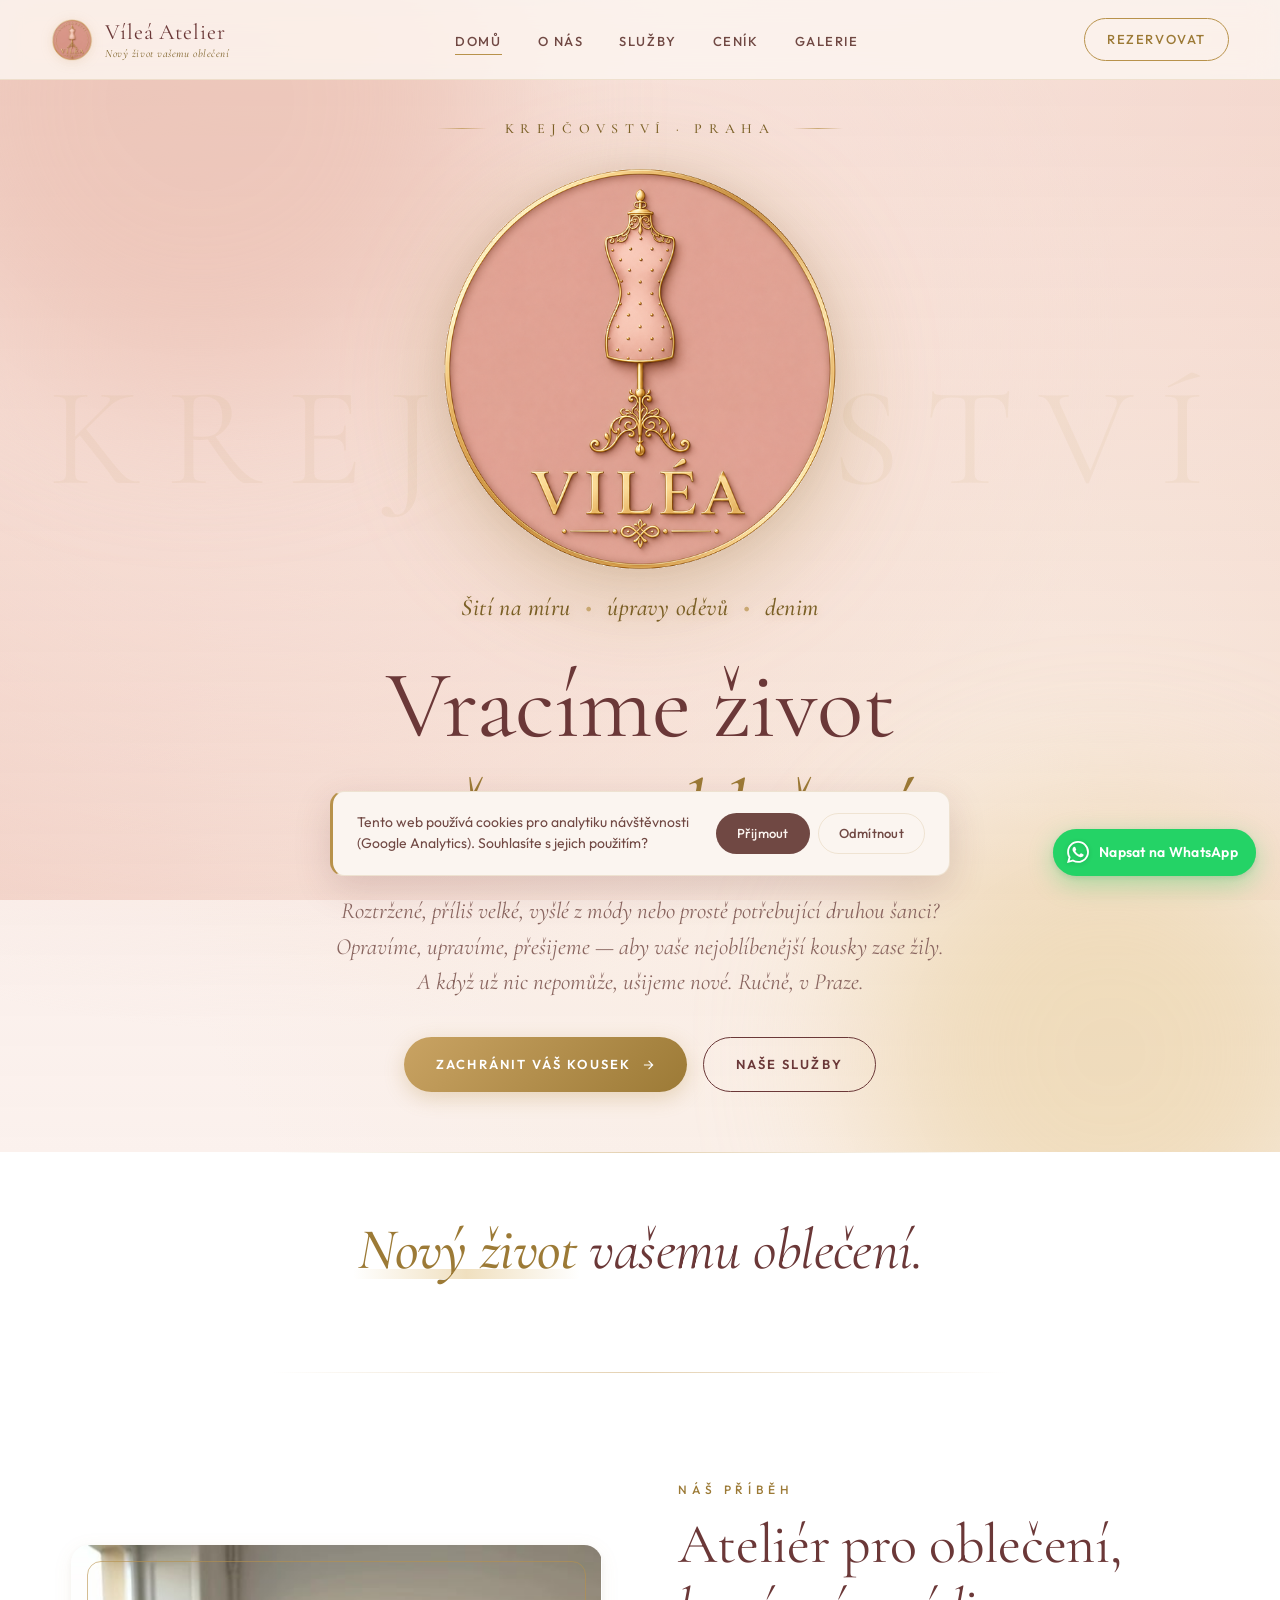
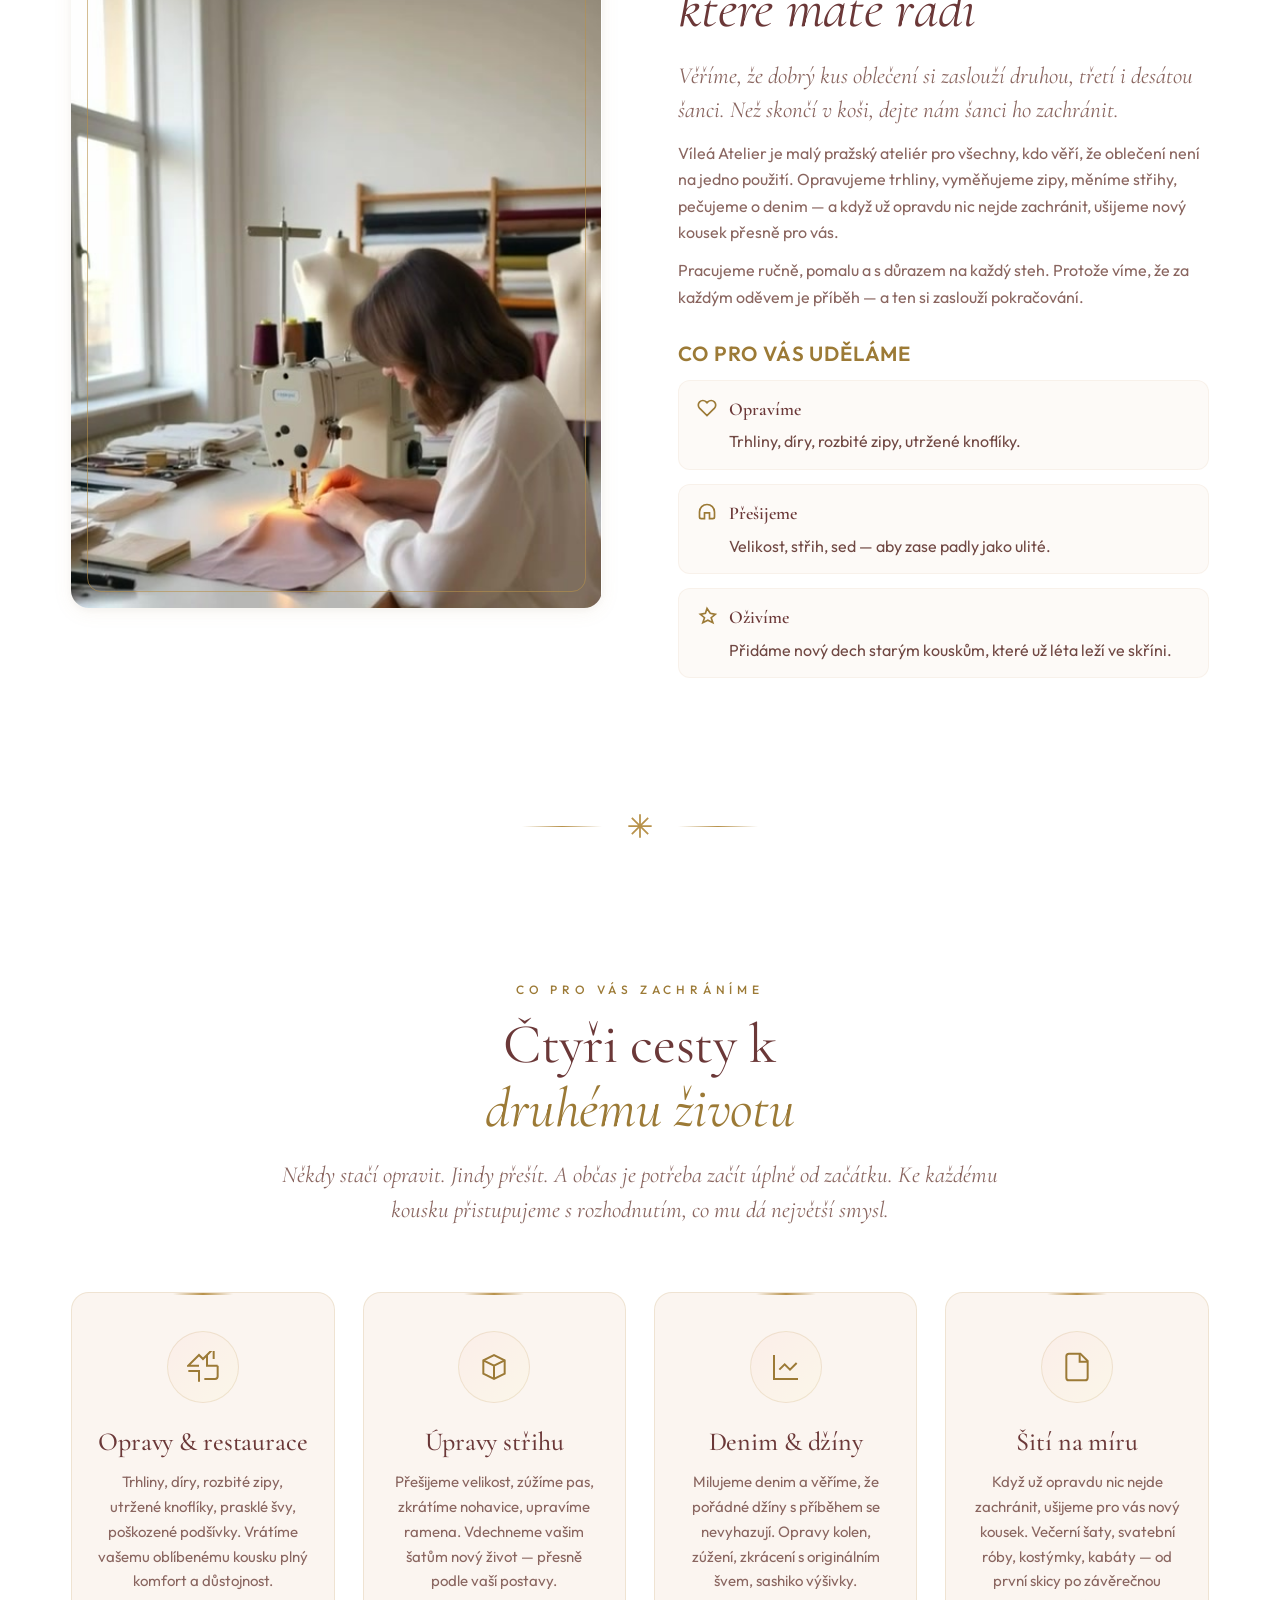
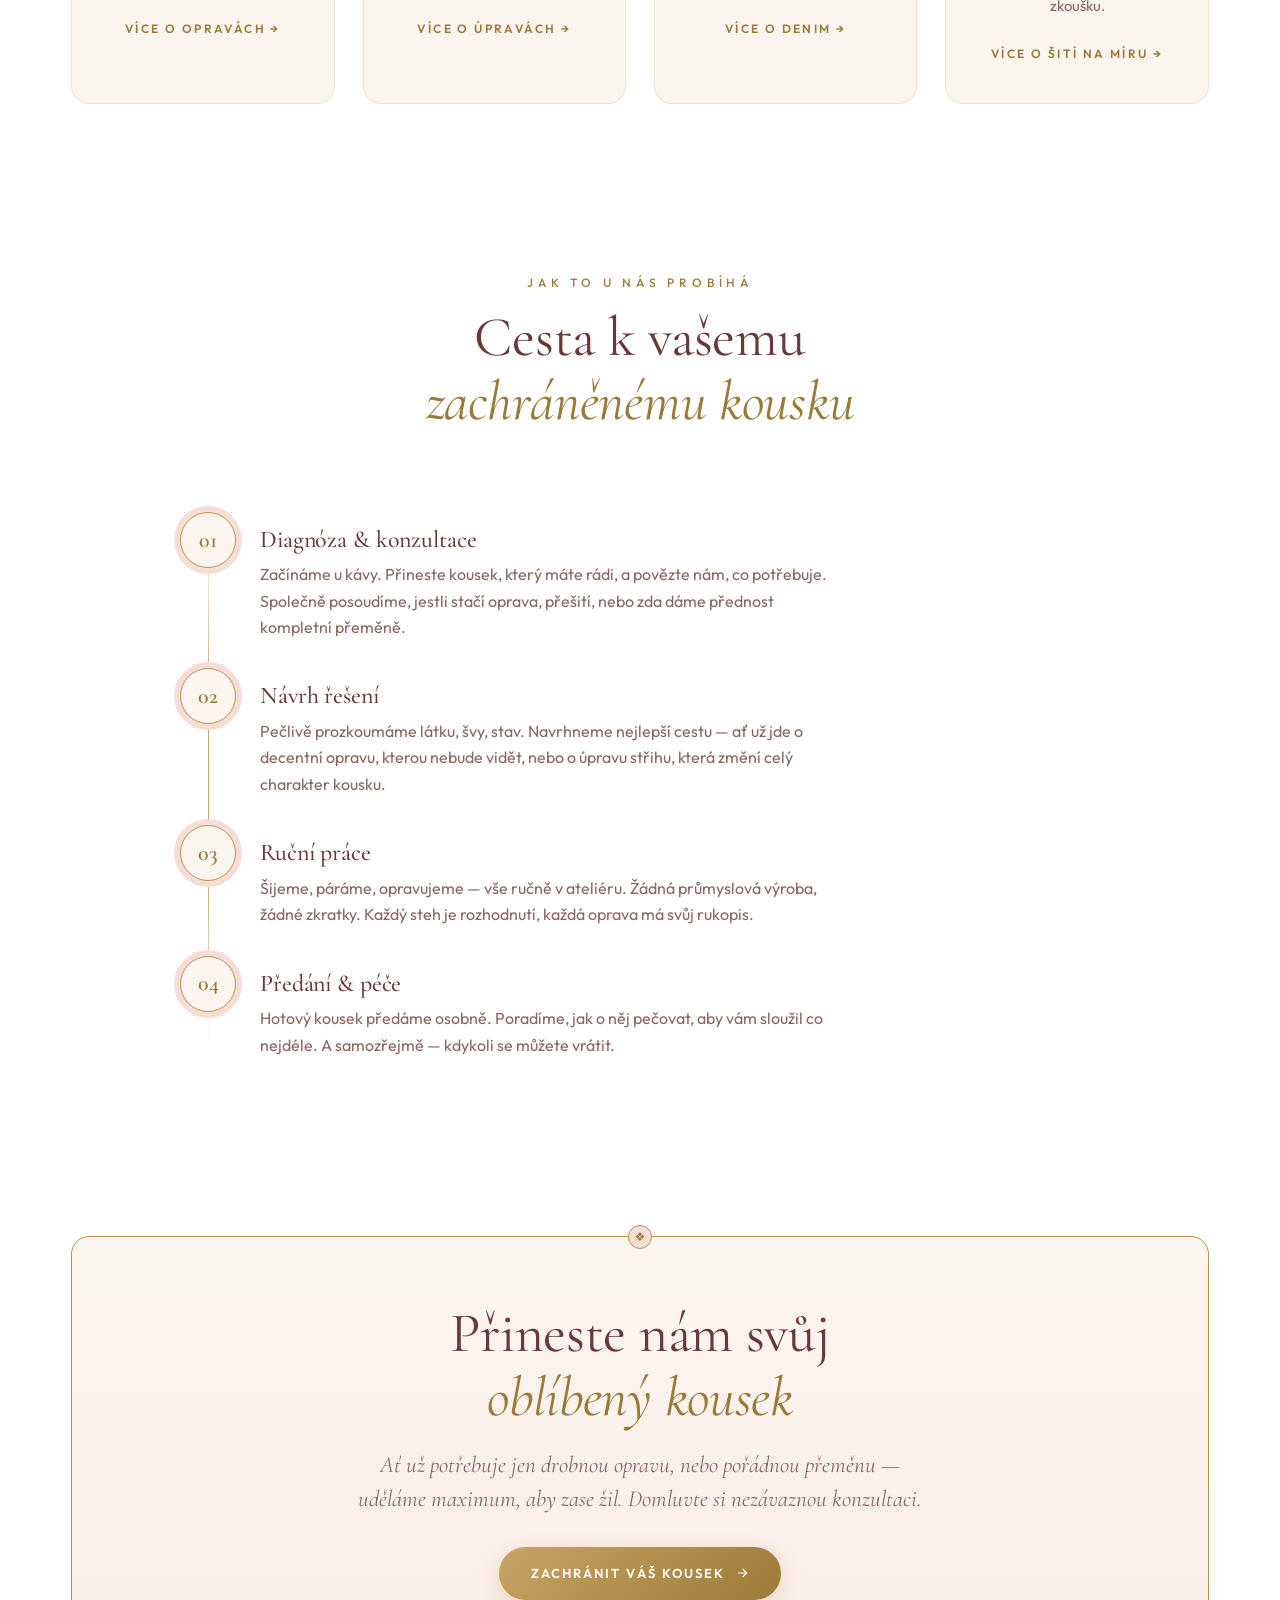
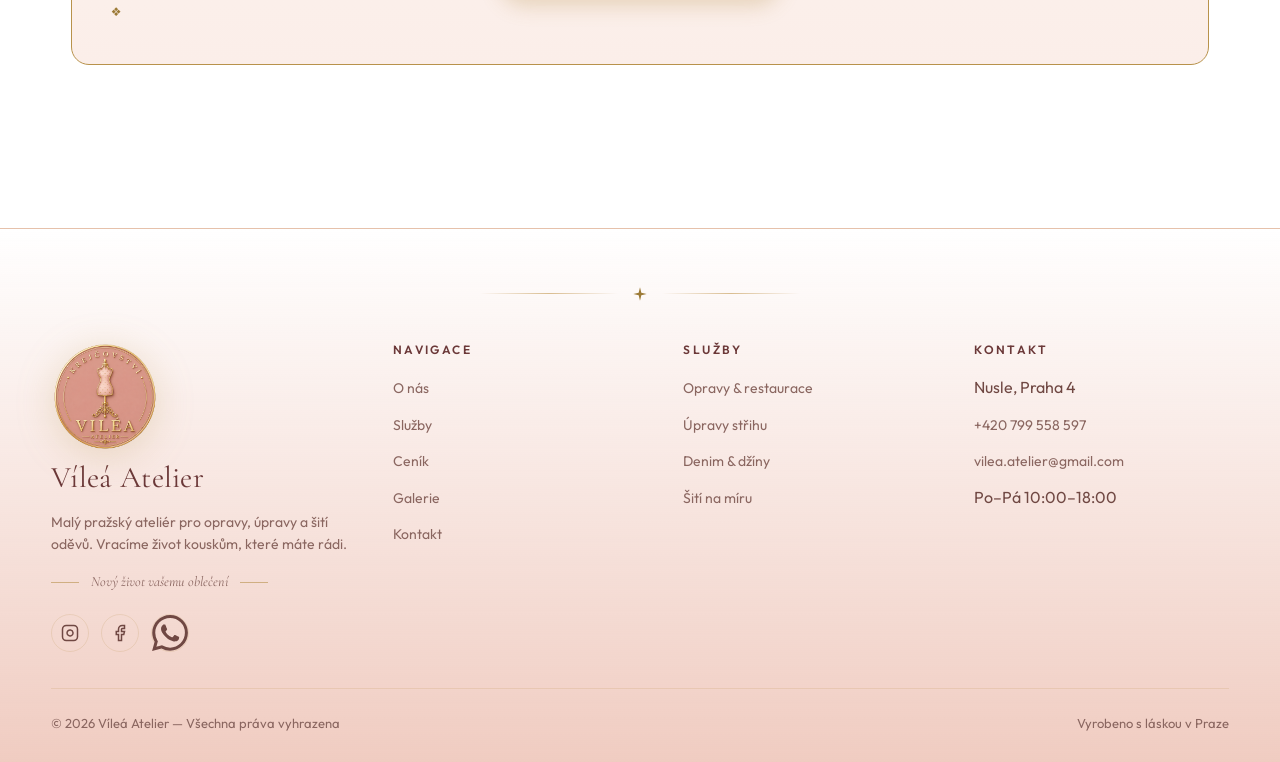
<file: index.html>
<!DOCTYPE html>
<html lang="cs">
<head>
<meta charset="UTF-8" />
<meta name="viewport" content="width=device-width, initial-scale=1.0" />
<title>Víleá Atelier — Krejčovství Praha | Opravy, úpravy, nový život oděvům</title>
<meta name="description" content="Krejčovství VÍLEÁ Atelier v Praze 4 — Nusle. Opravy oděvů, úpravy střihu, opravy džínů, péče o denim a šití na míru. Doručte oděv z celé Prahy. První konzultace zdarma." />
<link rel="icon" type="image/png" href="assets/img/favicon.png" />
<link rel="preconnect" href="https://fonts.googleapis.com">
<link rel="preconnect" href="https://fonts.gstatic.com" crossorigin>
<link href="https://fonts.googleapis.com/css2?family=Cormorant+Garamond:ital,wght@0,400;0,500;0,600;0,700;1,400;1,500;1,600&family=Outfit:wght@300;400;500;600;700&display=swap" rel="stylesheet">
<!-- Open Graph / Twitter Card -->
    <meta property="og:type" content="website" />
    <meta property="og:url" content="https://vilea.store/" />
    <meta property="og:title" content="Víleá Atelier — Krejčovství Praha | Opravy, úpravy, nový život oděvům" />
    <meta property="og:description" content="Víleá Atelier Praha — opravy, úpravy a restaurování oděvů. Vracíme život vašemu oblíbenému oblečení." />
    <meta property="og:image" content="https://vilea.store/assets/img/og-banner.jpg" />
    <meta property="og:image:width" content="1200" />
    <meta property="og:image:height" content="630" />
    <meta property="og:site_name" content="Víleá Atelier" />
    <meta property="og:locale" content="cs_CZ" />
    <meta name="twitter:card" content="summary_large_image" />
    <meta name="twitter:title" content="Víleá Atelier — Krejčovství Praha | Opravy, úpravy, nový život oděvům" />
    <meta name="twitter:description" content="Víleá Atelier Praha — opravy, úpravy a restaurování oděvů. Vracíme život vašemu oblíbenému oblečení." />
    <meta name="twitter:image" content="https://vilea.store/assets/img/og-banner.jpg" />
    <link rel="apple-touch-icon" href="assets/img/favicon.png" />
    <link rel="canonical" href="https://vilea.store/" />

        <meta name="keywords" content="krejčovství Praha, krejčovství Praha 4, opravy oděvů Praha, úpravy střihu Praha, opravy džínů Praha, opravy kožených bund Praha, šití na míru Praha, restaurování oděvů, krejčovství Nusle, krejčovství Vyšehrad, krejčovství Pankrác, Praha 4, Nusle, Vyšehrad, Pankrác, Podolí, Braník, Hodkovičky, Vršovice, Vinohrady, Karlín, Žižkov, Michle, Nový život vašemu oblečení" />
    <meta name="robots" content="index,follow,max-image-preview:large" />
    <meta name="author" content="Víleá Atelier" />
    <meta name="geo.region" content="CZ-10" />
    <meta name="geo.placename" content="Praha" />
    <meta name="geo.position" content="50.0656;14.4379" />
    <meta name="ICBM" content="50.0656, 14.4379" />
    <meta name="theme-color" content="#F5DCD2" />
    <link rel="alternate" hreflang="cs" href="https://vilea.store" />
    <link rel="alternate" hreflang="x-default" href="https://vilea.store" />
<link rel="stylesheet" href="assets/style.css" />
<script type="application/ld+json">
{
  "@context": "https://schema.org",
  "@graph": [
          {
      "@type": "LocalBusiness",
      "@id": "https://vilea.store/#business",
      "name": "Víleá Atelier",
      "alternateName": "Krejčovství Víleá Atelier",
      "description": "Krejčovství v Praze 4 — Nusle. Opravy oděvů, úpravy střihu, opravy džínů, opravy kožených bund, restaurování oděvů a šití na míru. Nový život vašemu oblečení.",
      "url": "https://vilea.store",
      "telephone": "+420799558597",
      "email": "vilea.atelier@gmail.com",
      "image": "https://vilea.store/assets/img/og-banner.jpg",
      "logo": "https://vilea.store/assets/img/logo-mark-web.png",
      "priceRange": "$$",
      "address": {
        "@type": "PostalAddress",
        "streetAddress": "Nuselská 1497/70",
        "addressLocality": "Praha",
        "addressRegion": "Praha 4",
        "postalCode": "140 00",
        "addressCountry": "CZ"
      },
      "geo": {"@type": "GeoCoordinates", "latitude": 50.0656, "longitude": 14.4379},
      "areaServed": [
        {"@type": "City", "name": "Praha"},
        {"@type": "AdministrativeArea", "name": "Praha 4"}
      ],
      "openingHoursSpecification": [
        {"@type": "OpeningHoursSpecification", "dayOfWeek": ["Monday","Tuesday","Wednesday","Thursday","Friday"], "opens": "10:00", "closes": "18:00"}
      ],
      "knowsAbout": ["krejčovství","opravy oděvů","úpravy střihu","restaurování oděvů","šití na míru","denim","sashiko","slow fashion","opravy kožených bund","opravy džínů"],
      "hasOfferCatalog": {
        "@type": "OfferCatalog",
        "name": "Služby krejčovství Víleá",
        "itemListElement": [
          {"@type": "Offer", "itemOffered": {"@type": "Service", "name": "Opravy a restaurování oděvů"}},
          {"@type": "Offer", "itemOffered": {"@type": "Service", "name": "Úpravy střihu"}},
          {"@type": "Offer", "itemOffered": {"@type": "Service", "name": "Opravy a úpravy denimu"}},
          {"@type": "Offer", "itemOffered": {"@type": "Service", "name": "Opravy kožených bund a kalhot"}},
          {"@type": "Offer", "itemOffered": {"@type": "Service", "name": "Šití na míru"}}
        ]
      },
      "sameAs": ["https://www.instagram.com/vilea.atelier","https://www.facebook.com/share/19ng7usNfz/","https://wa.me/420799558597"],
      "slogan": "Nový život vašemu oblečení"
    },
    {
      "@type": "WebSite",
      "@id": "https://vilea.store/#website",
      "url": "https://vilea.store",
      "name": "Víleá Atelier",
      "inLanguage": "cs-CZ"
    },
    {"@type": "Service", "serviceType": "Opravy a restaurace oděvů", "provider": {"@id": "https://vilea.store/#business"}, "description": "Opravy trhlin, výměna zipů, přešití podšívek, obnova tvaru oděvů."},
    {"@type": "Service", "serviceType": "Úpravy střihu", "provider": {"@id": "https://vilea.store/#business"}, "description": "Zkrácení, zúžení, přešití velikosti u kalhot, sak, kabátů, šatů a dalších oděvů."},
    {"@type": "Service", "serviceType": "Péče o denim a džíny", "provider": {"@id": "https://vilea.store/#business"}, "description": "Opravy kolen, zkrácení s originálním švem, zúžení nohavic, sashiko výšivky."},
    {"@type": "Service", "serviceType": "Šití na míru", "provider": {"@id": "https://vilea.store/#business"}, "description": "Večerní šaty, svatební róby, kostýmky, kabáty — šité na míru podle postavy a vkusu zákaznice."}
  ]
}
</script></head>
<body>

<!-- ===== Navigation ===== -->
<nav class="nav">
  <a href="index.html" class="nav__logo">
    <img class="nav__logo-mark" src="assets/img/logo-mark-web.png" alt="Logo značky Krejčovství VÍLEÁ Atelier">
    <span class="nav__logo-text">
      <span class="nav__logo-name">Víleá Atelier</span>
      <span class="nav__logo-tag">Nový život vašemu oblečení</span>
    </span>
  </a>
  <ul class="nav__links">
    <li><a href="index.html" class="active">Domů</a></li>
    <li><a href="o-nas.html">O nás</a></li>
    <li><a href="sluzby.html">Služby</a></li>
    <li><a href="cenik.html">Ceník</a></li>
    <li><a href="galerie.html">Galerie</a></li>
  </ul>
  <a href="kontakt.html" class="nav__cta">Rezervovat</a>
  <button class="nav__burger" aria-label="Menu"><span></span><span></span><span></span></button>
</nav>

<!-- ===== Hero ===== -->
<header class="hero">
  <div class="krejcovstvi-watermark" aria-hidden="true">KREJČOVSTVÍ</div>
  <div class="hero__bg"></div>
  <div class="hero__content">
    <div class="brand-eyebrow reveal">Krejčovství &middot; Praha</div>
    <div class="brand-display reveal reveal--delay-1">
      <img src="assets/img/logo-full-web.png" alt="Krejčovství VÍLEÁ Atelier — logo ateliéru, opravy a úpravy oděvů Praha" />
    </div>
    <div class="brand-tagline reveal reveal--delay-2">Šití na míru <span class="dot">•</span> úpravy oděvů <span class="dot">•</span> denim</div>
    <h1 class="reveal reveal--delay-3">Vracíme život<br><em>vašemu oblečení</em></h1>
    <p class="hero__sub reveal reveal--delay-4">
      Roztržené, příliš velké, vyšlé z módy nebo prostě potřebující druhou šanci? Opravíme, upravíme, přešijeme — aby vaše nejoblíbenější kousky zase žily. A když už nic nepomůže, ušijeme nové. Ručně, v Praze.
    </p>
    <div class="hero__ctas reveal reveal--delay-5">
      <a href="kontakt.html" class="btn btn--primary">
        Zachránit váš kousek
        <svg width="14" height="14" viewBox="0 0 24 24" fill="none" stroke="currentColor" stroke-width="2"><path d="M5 12h14M13 5l7 7-7 7"/></svg>
      </a>
      <a href="sluzby.html" class="btn btn--ghost">Naše služby</a>
    </div>
  </div>
</header>

<!-- ===== Slogan band ===== -->
<section class="slogan-band reveal">
  <div class="slogan-band__inner">
    <span class="slogan-band__accent">Nový život</span> vašemu oblečení.
  </div>
</section>

<!-- ===== Intro / About teaser ===== -->
<section class="section">
  <div class="container">
    <div class="split">
      <div class="split__media split__media--decor reveal">
        <video autoplay loop muted playsinline poster="assets/img/atelier-poster.jpg" aria-label="Krejčová při práci na šicím stroji v ateliéru Víleá">
          <source src="assets/img/atelier-video.mp4" type="video/mp4">
        </video>
      </div>
      <div class="split__content reveal reveal--delay-1">
        <span class="section-head__eyebrow">Náš příběh</span>
        <h2>Ateliér pro oblečení,<br><em>které máte rádi</em></h2>
        <p class="lead">Věříme, že dobrý kus oblečení si zaslouží druhou, třetí i desátou šanci. Než skončí v koši, dejte nám šanci ho zachránit.</p>
        <p>Víleá Atelier je malý pražský ateliér pro všechny, kdo věří, že oblečení není na jedno použití. Opravujeme trhliny, vyměňujeme zipy, měníme střihy, pečujeme o denim — a když už opravdu nic nejde zachránit, ušijeme nový kousek přesně pro vás.</p>
        <p>Pracujeme ručně, pomalu a s důrazem na každý steh. Protože víme, že za každým oděvem je příběh — a ten si zaslouží pokračování.</p>
        <h4>Co pro vás uděláme</h4>
        <ul class="values">
          <li>
            <svg width="20" height="20" viewBox="0 0 24 24" fill="none" stroke="currentColor" stroke-width="2"><path d="M20.84 4.61a5.5 5.5 0 0 0-7.78 0L12 5.67l-1.06-1.06a5.5 5.5 0 0 0-7.78 7.78l1.06 1.06L12 21.23l7.78-7.78 1.06-1.06a5.5 5.5 0 0 0 0-7.78z"/></svg>
            <div><strong>Opravíme</strong>Trhliny, díry, rozbité zipy, utržené knoflíky.</div>
          </li>
          <li>
            <svg width="20" height="20" viewBox="0 0 24 24" fill="none" stroke="currentColor" stroke-width="2"><path d="M3 12a9 9 0 0 1 18 0v6a2 2 0 0 1-2 2h-4v-7h-6v7H5a2 2 0 0 1-2-2v-6z"/></svg>
            <div><strong>Přešijeme</strong>Velikost, střih, sed — aby zase padly jako ulité.</div>
          </li>
          <li>
            <svg width="20" height="20" viewBox="0 0 24 24" fill="none" stroke="currentColor" stroke-width="2"><path d="m12 3-1.9 5.8L4 10l5 4-2 6 6-3 6 3-2-6 5-4-6.1-1.2L12 3z"/></svg>
            <div><strong>Oživíme</strong>Přidáme nový dech starým kouskům, které už léta leží ve skříni.</div>
          </li>
        </ul>
      </div>
    </div>
  </div>
</section>

<div class="divider">
  <svg viewBox="0 0 24 24" fill="none" stroke="currentColor" stroke-width="1.5"><path d="M12 2v20M2 12h20M5 5l14 14M19 5L5 19"/></svg>
</div>

<!-- ===== Services ===== -->
<section class="section">
  <div class="container">
    <div class="section-head reveal">
      <span class="section-head__eyebrow">Co pro vás zachráníme</span>
      <h2>Čtyři cesty k<br><em>druhému životu</em></h2>
      <p class="lead">Někdy stačí opravit. Jindy přešít. A občas je potřeba začít úplně od začátku. Ke každému kousku přistupujeme s rozhodnutím, co mu dá největší smysl.</p>
    </div>
    <div class="services-grid">
      <article class="service-card reveal">
        <div class="service-card__icon">
          <svg viewBox="0 0 24 24" fill="none" stroke="currentColor" stroke-width="1.5"><path d="M9 11H1l8-8 3 3 8-8v8M15 3v8h8M1 15h8v8M23 11v8a2 2 0 0 1-2 2h-8"/></svg>
        </div>
        <h3>Opravy &amp; restaurace</h3>
        <p>Trhliny, díry, rozbité zipy, utržené knoflíky, prasklé švy, poškozené podšívky. Vrátíme vašemu oblíbenému kousku plný komfort a důstojnost.</p>
        <a href="sluzby.html#opravy" class="service-card__link">Více o opravách →</a>
      </article>
      <article class="service-card reveal reveal--delay-1">
        <div class="service-card__icon">
          <svg viewBox="0 0 24 24" fill="none" stroke="currentColor" stroke-width="1.5"><path d="M20 7 12 3 4 7v10l8 4 8-4V7z"/><path d="m4 7 8 4 8-4M12 11v10"/></svg>
        </div>
        <h3>Úpravy střihu</h3>
        <p>Přešijeme velikost, zúžíme pas, zkrátíme nohavice, upravíme ramena. Vdechneme vašim šatům nový život — přesně podle vaší postavy.</p>
        <a href="sluzby.html#úpravy" class="service-card__link">Více o úpravách →</a>
      </article>
      <article class="service-card reveal reveal--delay-2">
        <div class="service-card__icon">
          <svg viewBox="0 0 24 24" fill="none" stroke="currentColor" stroke-width="1.5"><path d="M3 3v18h18M7 14l4-4 4 4 5-5"/></svg>
        </div>
        <h3>Denim &amp; džíny</h3>
        <p>Milujeme denim a věříme, že pořádné džíny s příběhem se nevyhazují. Opravy kolen, zúžení, zkrácení s originálním švem, sashiko výšivky.</p>
        <a href="sluzby.html#denim" class="service-card__link">Více o denim →</a>
      </article>
      <article class="service-card reveal reveal--delay-3">
        <div class="service-card__icon">
          <svg viewBox="0 0 24 24" fill="none" stroke="currentColor" stroke-width="1.5"><path d="M14.5 2H6a2 2 0 0 0-2 2v16a2 2 0 0 0 2 2h12a2 2 0 0 0 2-2V7.5L14.5 2z"/><polyline points="14 2 14 8 20 8"/></svg>
        </div>
        <h3>Šití na míru</h3>
        <p>Když už opravdu nic nejde zachránit, ušijeme pro vás nový kousek. Večerní šaty, svatební róby, kostýmky, kabáty — od první skicy po závěrečnou zkoušku.</p>
        <a href="sluzby.html#sití" class="service-card__link">Více o šití na míru →</a>
      </article>
    </div>
  </div>
</section>

<!-- ===== Process ===== -->
<section class="section section--tight" style="background: linear-gradient(180deg, transparent, rgba(255,255,255,0.4));">
  <div class="container">
    <div class="section-head reveal">
      <span class="section-head__eyebrow">Jak to u nás probíhá</span>
      <h2>Cesta k vašemu<br><em>zachráněnému kousku</em></h2>
    </div>
    <div class="process">
      <div class="step reveal">
        <div class="step__num">01</div>
        <div class="step__body">
          <h3>Diagnóza &amp; konzultace</h3>
          <p>Začínáme u kávy. Přineste kousek, který máte rádi, a povězte nám, co potřebuje. Společně posoudíme, jestli stačí oprava, přešití, nebo zda dáme přednost kompletní přeměně.</p>
        </div>
      </div>
      <div class="step reveal reveal--delay-1">
        <div class="step__num">02</div>
        <div class="step__body">
          <h3>Návrh řešení</h3>
          <p>Pečlivě prozkoumáme látku, švy, stav. Navrhneme nejlepší cestu — ať už jde o decentní opravu, kterou nebude vidět, nebo o úpravu střihu, která změní celý charakter kousku.</p>
        </div>
      </div>
      <div class="step reveal reveal--delay-2">
        <div class="step__num">03</div>
        <div class="step__body">
          <h3>Ruční práce</h3>
          <p>Šijeme, páráme, opravujeme — vše ručně v ateliéru. Žádná průmyslová výroba, žádné zkratky. Každý steh je rozhodnutí, každá oprava má svůj rukopis.</p>
        </div>
      </div>
      <div class="step reveal reveal--delay-3">
        <div class="step__num">04</div>
        <div class="step__body">
          <h3>Předání &amp; péče</h3>
          <p>Hotový kousek předáme osobně. Poradíme, jak o něj pečovat, aby vám sloužil co nejdéle. A samozřejmě — kdykoli se můžete vrátit.</p>
        </div>
      </div>
    </div>
  </div>
</section>

<!-- ===== CTA ===== -->
<section class="section">
  <div class="container">
    <div class="framed reveal" style="text-align:center; padding: 64px 32px;">
      <h2 style="margin-bottom: 18px;">Přineste nám svůj<br><em style="font-style:italic;color:var(--gold-600)">oblíbený kousek</em></h2>
      <p class="lead" style="max-width: 580px; margin: 0 auto 30px;">Ať už potřebuje jen drobnou opravu, nebo pořádnou přeměnu — uděláme maximum, aby zase žil. Domluvte si nezávaznou konzultaci.</p>
      <a href="kontakt.html" class="btn btn--primary">
        Zachránit váš kousek
        <svg width="14" height="14" viewBox="0 0 24 24" fill="none" stroke="currentColor" stroke-width="2"><path d="M5 12h14M13 5l7 7-7 7"/></svg>
      </a>
    </div>
  </div>
</section>

<!-- ===== Footer ===== -->
<footer class="footer">
  <div class="footer__ornament">
    <svg class="footer__ornament-icon" viewBox="0 0 24 24" fill="currentColor"><path d="M12 2 L14 10 L22 12 L14 14 L12 22 L10 14 L2 12 L10 10 Z"/></svg>
  </div>
  <div class="footer__top">
    <div class="footer__brand">
      <div class="footer__logo">
        <img src="assets/img/logo-mark-web.png" alt="Logo značky Krejčovství VÍLEÁ Atelier" />
        <span class="footer__logo-name">Víleá Atelier</span>
      </div>
      <p>Malý pražský ateliér pro opravy, úpravy a šití oděvů. Vracíme život kouskům, které máte rádi.</p>
      <p class="footer__tagline">Nový život vašemu oblečení</p>
      <div class="footer__social">
        <a href="https://www.instagram.com/vilea.atelier" target="_blank" rel="noopener noreferrer" aria-label="Instagram"><svg width="18" height="18" viewBox="0 0 24 24" fill="none" stroke="currentColor" stroke-width="2"><rect x="2" y="2" width="20" height="20" rx="5"/><path d="M16 11.37A4 4 0 1 1 12.63 8 4 4 0 0 1 16 11.37zM17.5 6.5h.01"/></svg></a>
        <a href="https://www.facebook.com/share/19ng7usNfz/?mibextid=wwXIfr" target="_blank" rel="noopener noreferrer" aria-label="Facebook"><svg width="18" height="18" viewBox="0 0 24 24" fill="none" stroke="currentColor" stroke-width="2"><path d="M18 2h-3a5 5 0 0 0-5 5v3H7v4h3v8h4v-8h3l1-4h-4V7a1 1 0 0 1 1-1h3z"/></svg></a>
      <a href="https://wa.me/420799558597?text=Dobrý den, rád/a bych se zeptal/a na krejčovské služby." target="_blank" rel="noopener noreferrer" aria-label="WhatsApp" class="wa-link">
          <svg viewBox="0 0 24 24" fill="currentColor"><path d="M17.472 14.382c-.297-.149-1.758-.867-2.03-.967-.273-.099-.471-.148-.67.15-.197.297-.767.966-.94 1.164-.173.199-.347.223-.644.075-.297-.15-1.255-.463-2.39-1.475-.883-.788-1.48-1.761-1.653-2.059-.173-.297-.018-.458.13-.606.134-.133.298-.347.446-.52.149-.174.198-.298.298-.497.099-.198.05-.371-.025-.52-.075-.149-.669-1.612-.916-2.207-.242-.579-.487-.5-.669-.51-.173-.008-.371-.01-.57-.01-.198 0-.52.074-.792.372-.272.297-1.04 1.016-1.04 2.479 0 1.462 1.065 2.875 1.213 3.074.149.198 2.096 3.2 5.077 4.487.709.306 1.262.489 1.694.625.712.227 1.36.195 1.871.118.571-.085 1.758-.719 2.006-1.413.248-.694.248-1.289.173-1.413-.074-.124-.272-.198-.57-.347m-5.421 7.403h-.004a9.87 9.87 0 0 1-5.031-1.378l-.361-.214-3.741.982.998-3.648-.235-.374a9.86 9.86 0 0 1-1.51-5.26c.001-5.45 4.436-9.884 9.888-9.884 2.64 0 5.122 1.03 6.988 2.898a9.825 9.825 0 0 1 2.893 6.994c-.003 5.45-4.437 9.884-9.885 9.884m8.413-18.297A11.815 11.815 0 0 0 12.05 0C5.495 0 .16 5.335.157 11.892c0 2.096.547 4.142 1.588 5.945L.057 24l6.305-1.654a11.882 11.882 0 0 0 5.683 1.448h.005c6.554 0 11.89-5.335 11.893-11.893a11.821 11.821 0 0 0-3.48-8.413z"/></svg>
        </a>
        </div>
    </div>
    <div>
      <h4>Navigace</h4>
      <ul>
        <li><a href="o-nas.html">O nás</a></li>
        <li><a href="sluzby.html">Služby</a></li>
        <li><a href="cenik.html">Ceník</a></li>
        <li><a href="galerie.html">Galerie</a></li>
        <li><a href="kontakt.html">Kontakt</a></li>
      </ul>
    </div>
    <div>
      <h4>Služby</h4>
      <ul>
        <li><a href="sluzby.html#opravy">Opravy &amp; restaurace</a></li>
        <li><a href="sluzby.html#úpravy">Úpravy střihu</a></li>
        <li><a href="sluzby.html#denim">Denim &amp; džíny</a></li>
        <li><a href="sluzby.html#sití">Šití na míru</a></li>
      </ul>
    </div>
    <div>
      <h4>Kontakt</h4>
      <ul>
        <li>Nusle, Praha 4</li>
        <li><a href="tel:+420799558597">+420 799 558 597</a></li>
        <li><a href="mailto:vilea.atelier@gmail.com">vilea.atelier@gmail.com</a></li>
        <li>Po–Pá 10:00–18:00</li>
      </ul>
    </div>
  </div>
  <div class="footer__bottom">
    <span>© 2026 Víleá Atelier — Všechna práva vyhrazena</span>
    <span>Vyrobeno s láskou v Praze</span>
  </div>
</footer>

<a class="wa-float" href="https://wa.me/420799558597?text=Dobrý den, rád/a bych se zeptal/a na krejčovské služby." target="_blank" rel="noopener noreferrer" aria-label="Napsat na WhatsApp">
  <svg viewBox="0 0 24 24" fill="currentColor"><path d="M17.472 14.382c-.297-.149-1.758-.867-2.03-.967-.273-.099-.471-.148-.67.15-.197.297-.767.966-.94 1.164-.173.199-.347.223-.644.075-.297-.15-1.255-.463-2.39-1.475-.883-.788-1.48-1.761-1.653-2.059-.173-.297-.018-.458.13-.606.134-.133.298-.347.446-.52.149-.174.198-.298.298-.497.099-.198.05-.371-.025-.52-.075-.149-.669-1.612-.916-2.207-.242-.579-.487-.5-.669-.51-.173-.008-.371-.01-.57-.01-.198 0-.52.074-.792.372-.272.297-1.04 1.016-1.04 2.479 0 1.462 1.065 2.875 1.213 3.074.149.198 2.096 3.2 5.077 4.487.709.306 1.262.489 1.694.625.712.227 1.36.195 1.871.118.571-.085 1.758-.719 2.006-1.413.248-.694.248-1.289.173-1.413-.074-.124-.272-.198-.57-.347m-5.421 7.403h-.004a9.87 9.87 0 0 1-5.031-1.378l-.361-.214-3.741.982.998-3.648-.235-.374a9.86 9.86 0 0 1-1.51-5.26c.001-5.45 4.436-9.884 9.888-9.884 2.64 0 5.122 1.03 6.988 2.898a9.825 9.825 0 0 1 2.893 6.994c-.003 5.45-4.437 9.884-9.885 9.884m8.413-18.297A11.815 11.815 0 0 0 12.05 0C5.495 0 .16 5.335.157 11.892c0 2.096.547 4.142 1.588 5.945L.057 24l6.305-1.654a11.882 11.882 0 0 0 5.683 1.448h.005c6.554 0 11.89-5.335 11.893-11.893a11.821 11.821 0 0 0-3.48-8.413z"/></svg>
  <span class="wa-float__label">Napsat na WhatsApp</span>
</a>

<script src="assets/script.js"></script>


<!-- ===== Cookie banner ===== -->
<div id="cookie-banner" class="cookie-banner" hidden role="dialog" aria-label="Souhlas s cookies" aria-live="polite">
  <div class="cookie-banner__content">
    <p>Tento web používá cookies pro analytiku návštěvnosti (Google Analytics). Souhlasíte s jejich použitím?</p>
    <div class="cookie-banner__actions">
      <button id="cookie-accept" class="cookie-banner__btn cookie-banner__btn--accept" type="button">Přijmout</button>
      <button id="cookie-reject" class="cookie-banner__btn cookie-banner__btn--reject" type="button">Odmítnout</button>
    </div>
  </div>
</div>
<script src="assets/cookie-consent.js" defer></script>

</body>
</html>
</file>
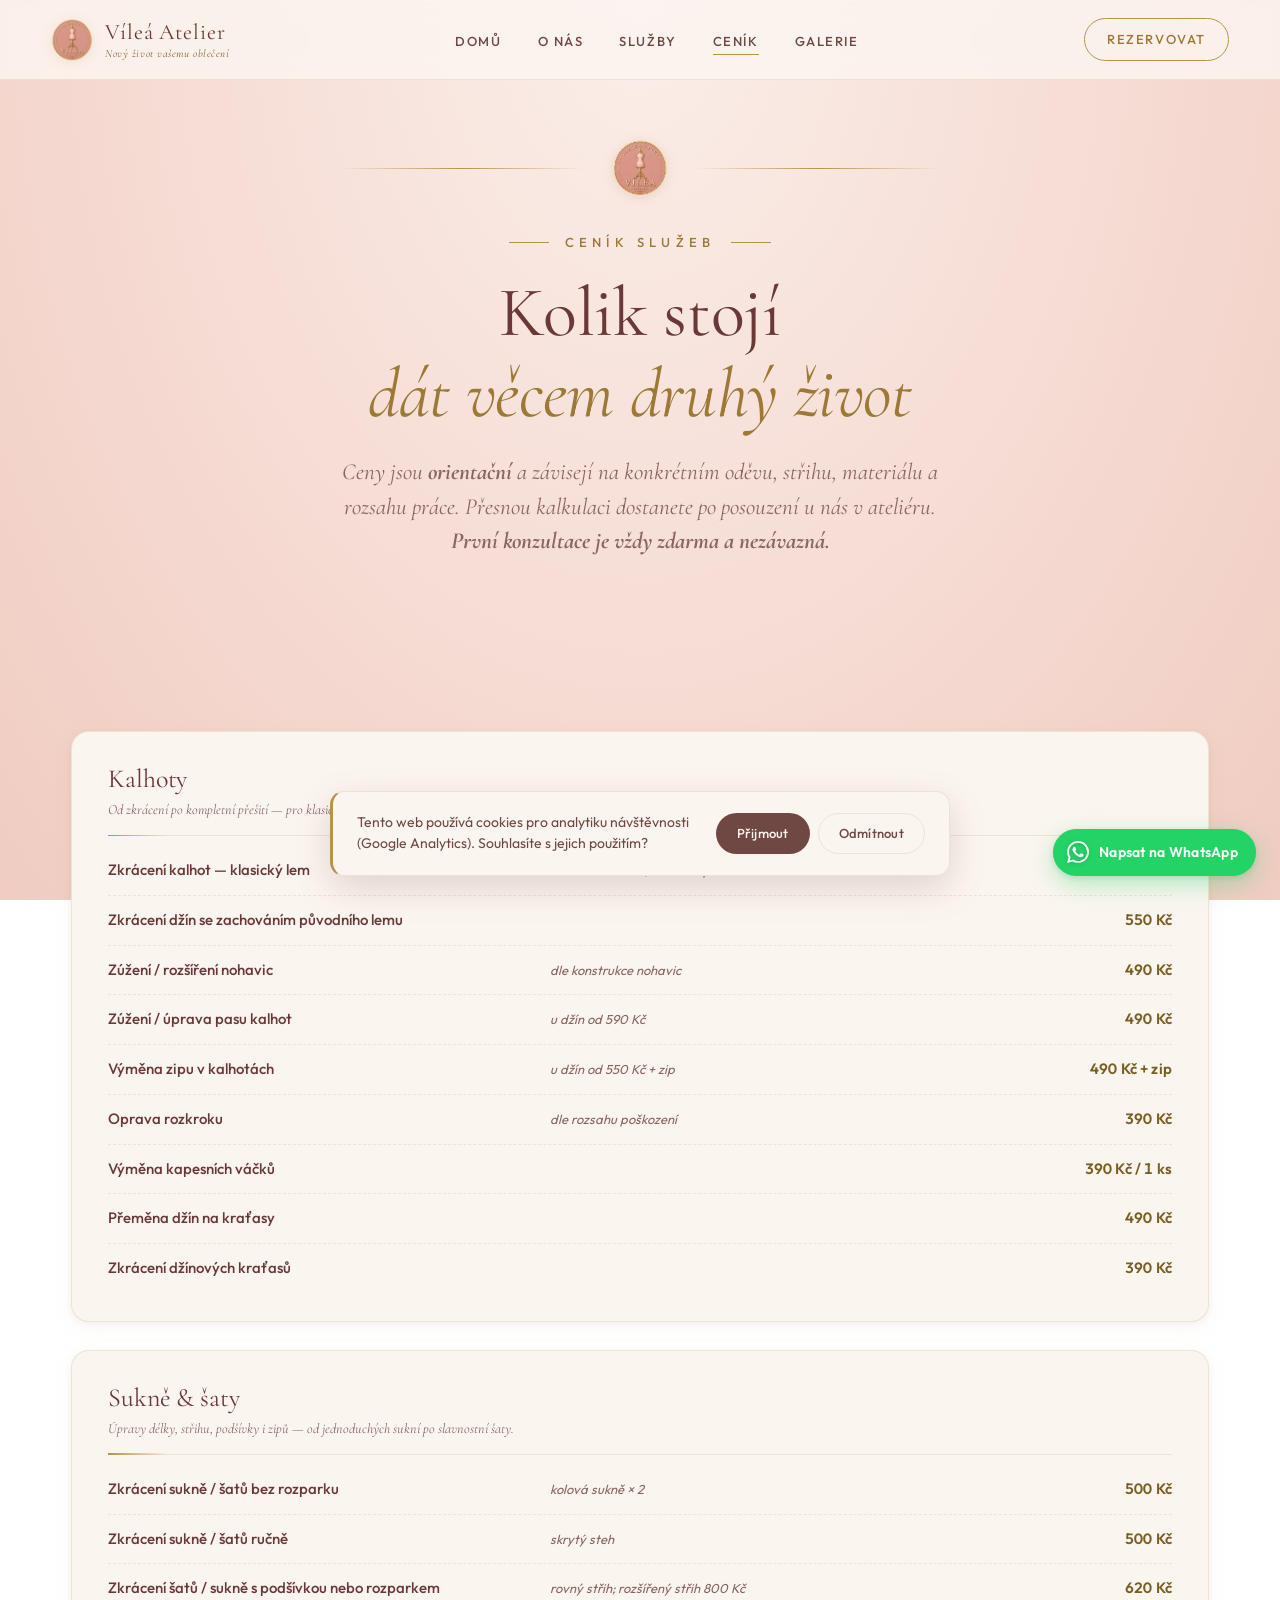
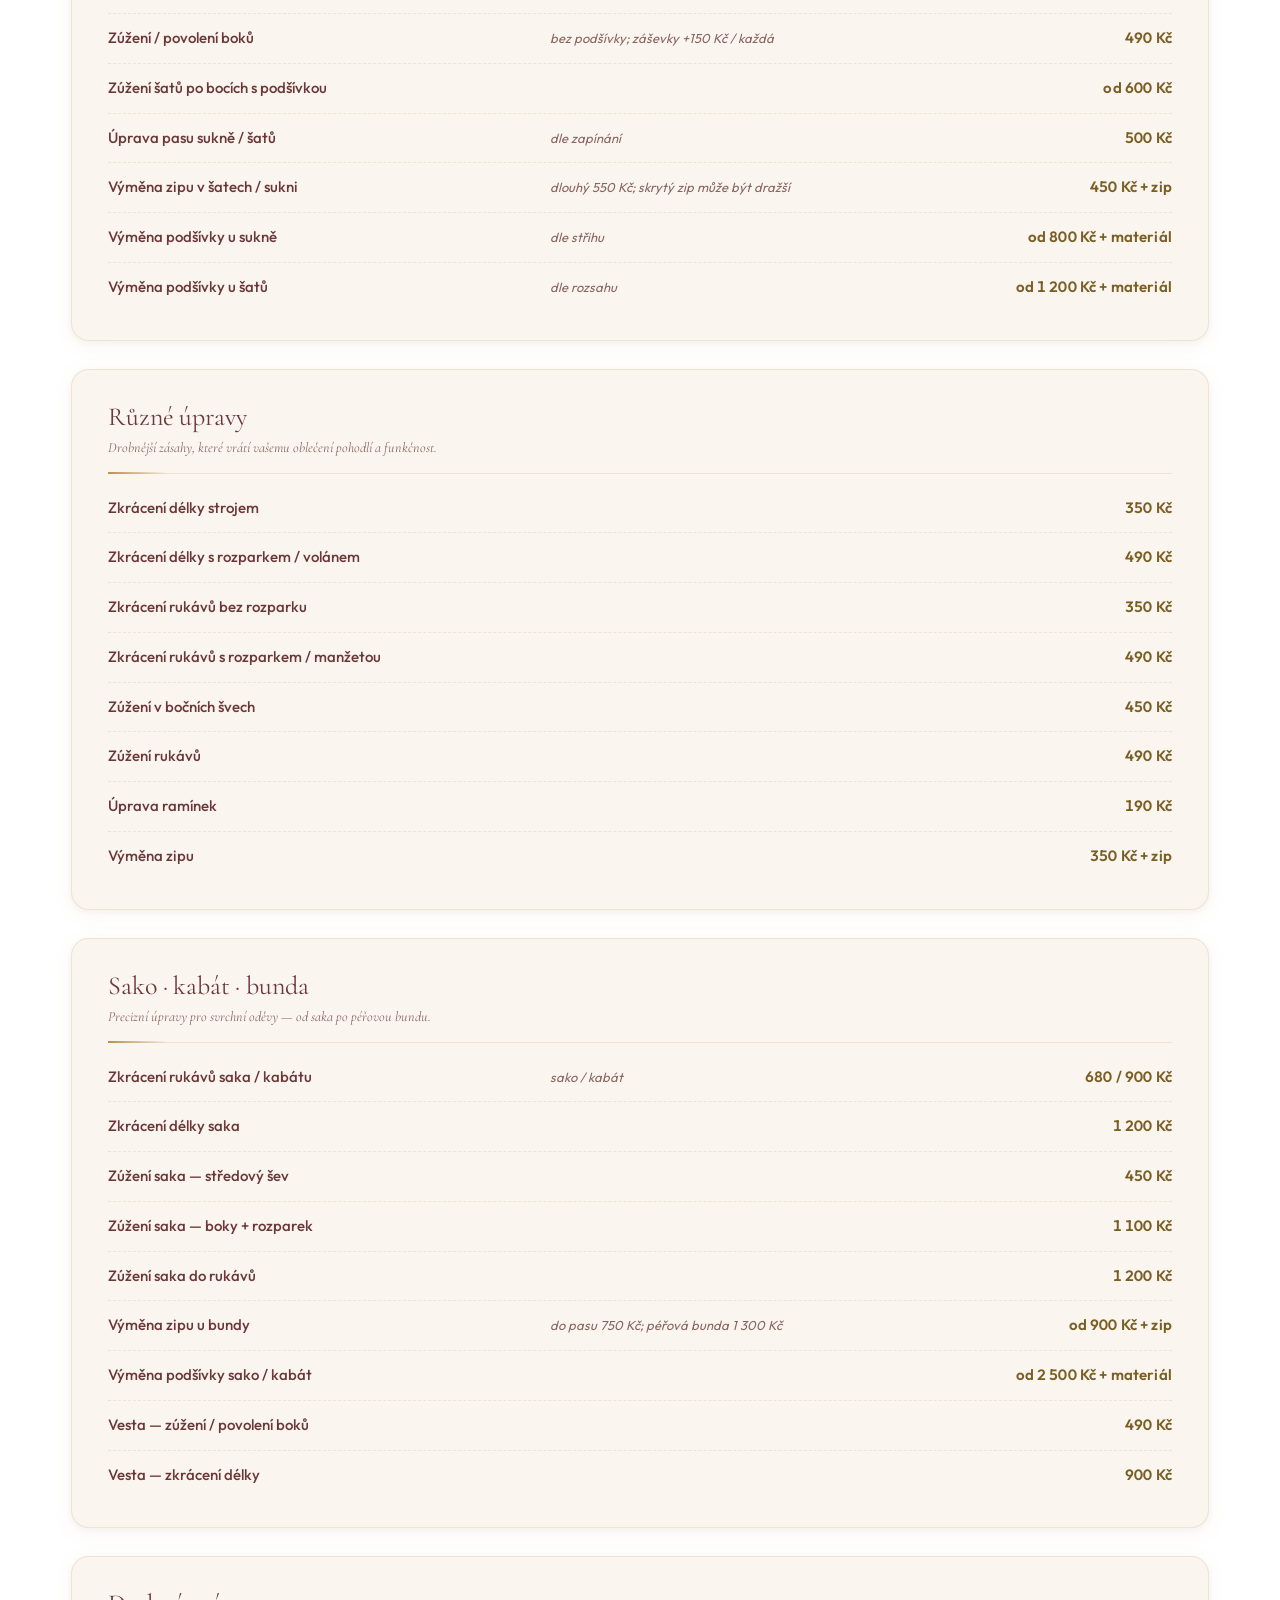
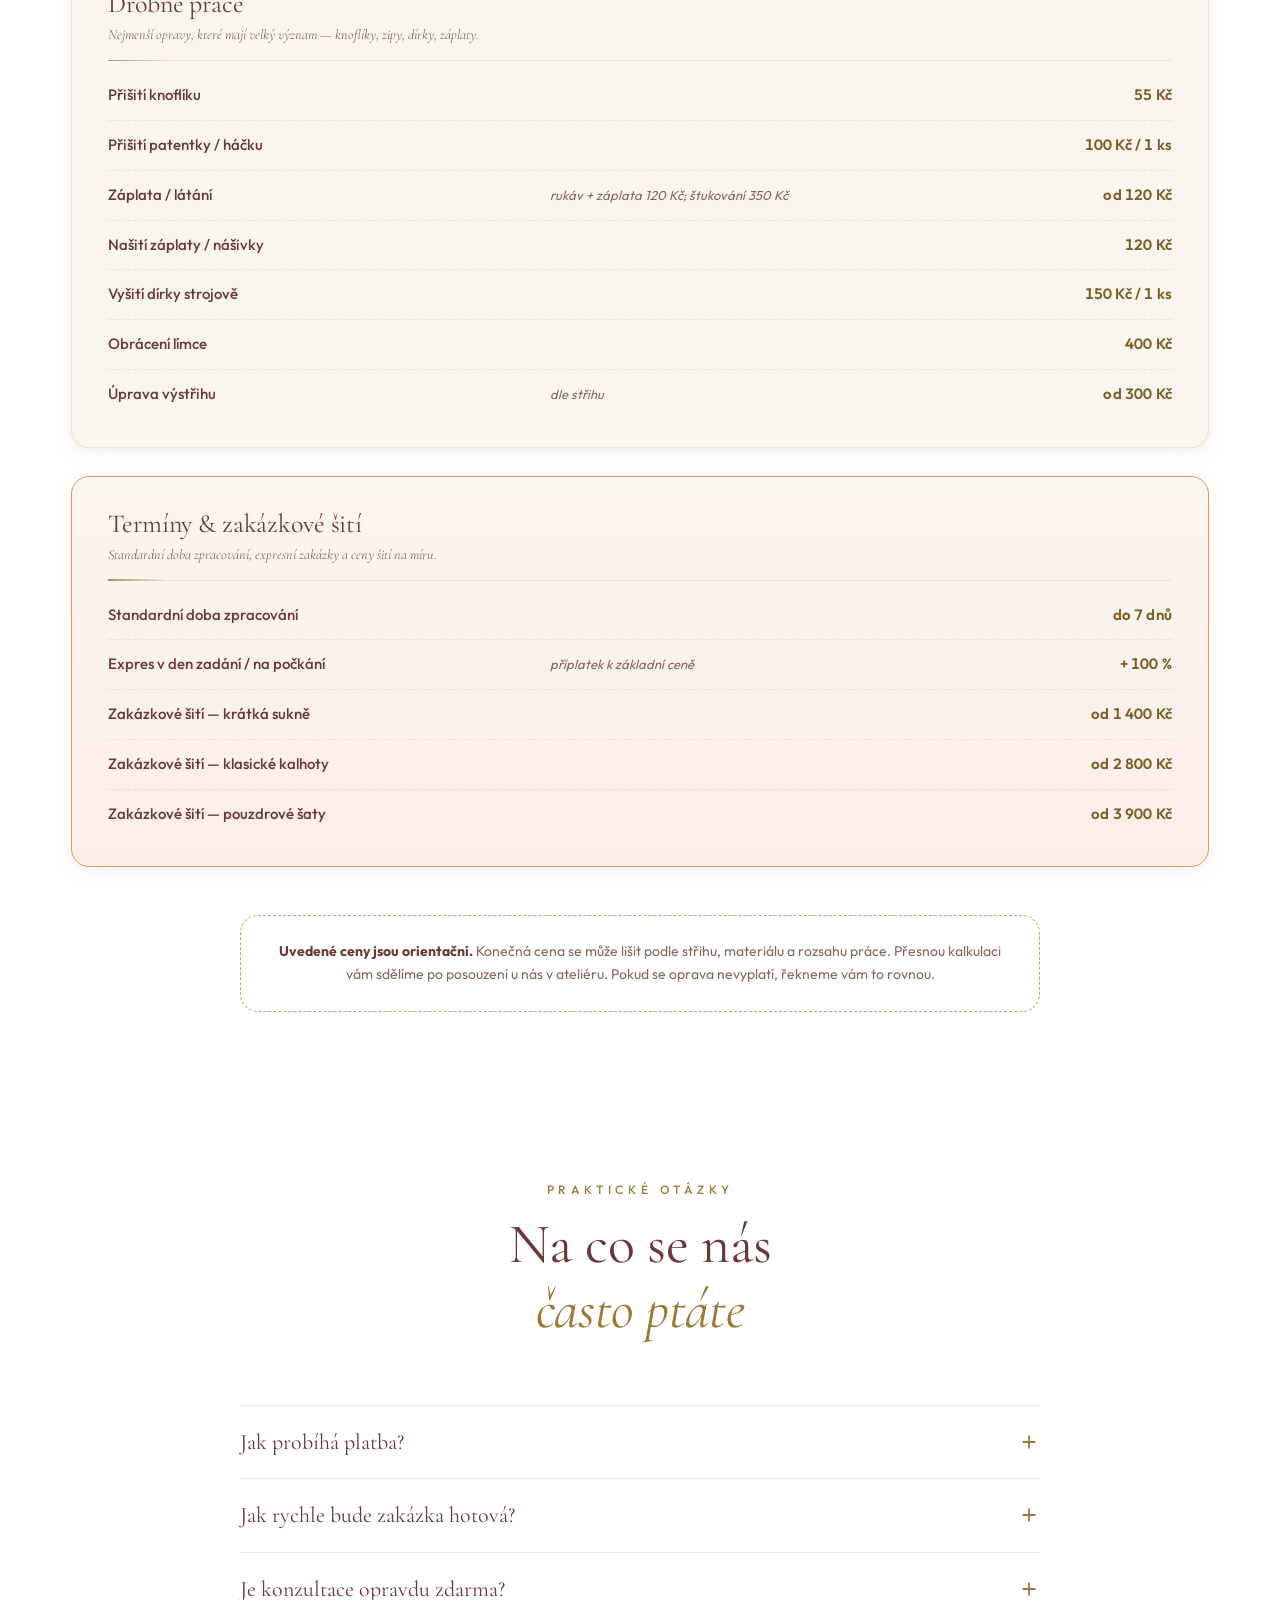
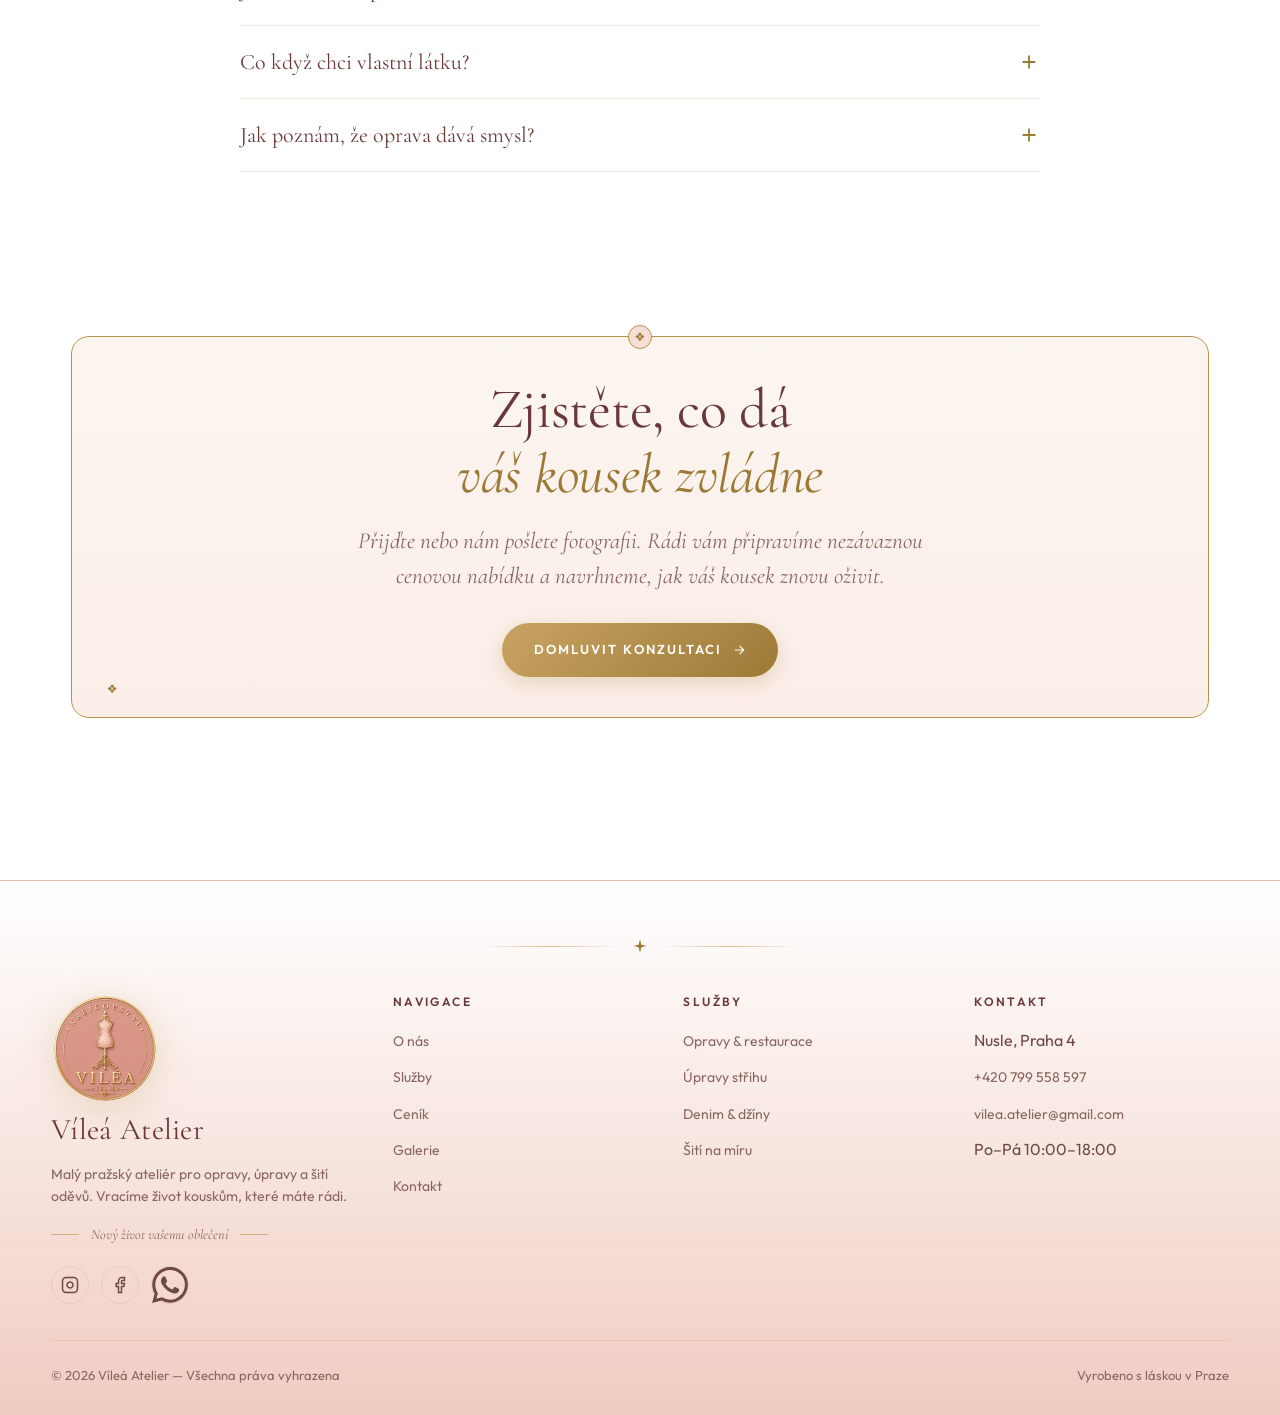
<file: cenik.html>
<!DOCTYPE html>
<html lang="cs">
<head>
<meta charset="UTF-8" />
<meta name="viewport" content="width=device-width, initial-scale=1.0" />
<title>Ceník — Víleá Atelier | Opravy, úpravy, šití na míru Praha</title>
<meta name="description" content="Ceník oprav a úprav oděvů v Praze — kalhoty, šaty, saka, kabáty, denim. Ceny od 55 Kč za přišití knoflíku. Konzultace zdarma v ateliéru Víleá (Praha 4, Nusle)." />
<meta name="keywords" content="ceník krejčovství Praha, cena opravy oděvů, cena úpravy kalhot Praha, oprava džínů cena, restaurování oděvů cena, zakázkové šití Praha cena, Praha 4, Nusle, Vyšehrad, Pankrác, Podolí, Braník, Hodkovičky, Vršovice, Vinohrady, Karlín, Žižkov, Michle" />
<meta name="robots" content="index,follow,max-image-preview:large" />
<meta name="author" content="Víleá Atelier" />
<meta name="geo.region" content="CZ-10" />
<meta name="geo.placename" content="Praha" />
<meta name="geo.position" content="50.0656;14.4379" />
<meta name="ICBM" content="50.0656, 14.4379" />
<meta name="theme-color" content="#F5DCD2" />
<link rel="alternate" hreflang="cs" href="https://vilea.store/cenik.html" />
<link rel="alternate" hreflang="x-default" href="https://vilea.store/cenik.html" />
<meta property="og:type" content="website" />
<meta property="og:url" content="https://vilea.store/cenik.html" />
<meta property="og:title" content="Ceník — Víleá Atelier | Opravy, úpravy, šití na míru" />
<meta property="og:description" content="Orientační ceny oprav, úprav a šití na míru v ateliéru Víleá Praha. První konzultace vždy zdarma." />
<meta property="og:image" content="https://vilea.store/assets/img/og-banner.jpg" />
<meta property="og:image:width" content="1200" />
<meta property="og:image:height" content="630" />
<meta property="og:site_name" content="Víleá Atelier" />
<meta property="og:locale" content="cs_CZ" />
<meta name="twitter:card" content="summary_large_image" />
<meta name="twitter:title" content="Ceník — Víleá Atelier | Opravy, úpravy, šití na míru" />
<meta name="twitter:description" content="Orientační ceny oprav, úprav a šití na míru v ateliéru Víleá Praha. První konzultace vždy zdarma." />
<meta name="twitter:image" content="https://vilea.store/assets/img/og-banner.jpg" />
<link rel="apple-touch-icon" href="assets/img/favicon.png" />
<link rel="canonical" href="https://vilea.store/cenik.html" />
<link rel="icon" type="image/png" href="assets/img/favicon.png" />
<link rel="preconnect" href="https://fonts.googleapis.com">
<link rel="preconnect" href="https://fonts.gstatic.com" crossorigin>
<link href="https://fonts.googleapis.com/css2?family=Cormorant+Garamond:ital,wght@0,400;0,500;0,600;0,700;1,400;1,500;1,600&family=Outfit:wght@300;400;500;600;700&display=swap" rel="stylesheet">
<link rel="stylesheet" href="assets/style.css" />
<script type="application/ld+json">
{
  "@context": "https://schema.org",
  "@type": "BreadcrumbList",
  "itemListElement": [
    {"@type": "ListItem", "position": 1, "name": "Domů", "item": "https://vilea.store/"},
    {"@type": "ListItem", "position": 2, "name": "Ceník", "item": "https://vilea.store/cenik.html"}
  ]
}
</script></head>
<body>

<nav class="nav">
  <a href="index.html" class="nav__logo">
    <img class="nav__logo-mark" src="assets/img/logo-mark-web.png" alt="Logo značky Krejčovství VÍLEÁ Atelier">
    <span class="nav__logo-text">
      <span class="nav__logo-name">Víleá Atelier</span>
      <span class="nav__logo-tag">Nový život vašemu oblečení</span>
    </span>
  </a>
  <ul class="nav__links">
    <li><a href="index.html">Domů</a></li>
    <li><a href="o-nas.html">O nás</a></li>
    <li><a href="sluzby.html">Služby</a></li>
    <li><a href="cenik.html" class="active">Ceník</a></li>
    <li><a href="galerie.html">Galerie</a></li>
  </ul>
  <a href="kontakt.html" class="nav__cta">Rezervovat</a>
  <button class="nav__burger" aria-label="Menu"><span></span><span></span><span></span></button>
</nav>

<header class="page-hero">
  <div class="brand-stripe reveal">
    <img class="brand-stripe__icon" src="assets/img/logo-mark-web.png" alt="Krejčovství VÍLEÁ Atelier — logo">
  </div>
  <span class="hero__eyebrow reveal reveal--delay-1">Ceník služeb</span>
  <h1 class="reveal reveal--delay-2">Kolik stojí<br><em>dát věcem druhý život</em></h1>
  <p class="lead reveal reveal--delay-3">Ceny jsou <strong>orientační</strong> a závisejí na konkrétním oděvu, střihu, materiálu a rozsahu práce. Přesnou kalkulaci dostanete po posouzení u nás v ateliéru. <strong>První konzultace je vždy zdarma a nezávazná.</strong></p>
</header>

<!-- ===== Pricing by garment type ===== -->
<section class="section">
  <div class="container">

    <!-- KALHOTY -->
    <div class="price-section reveal">
      <div class="price-section__head">
        <h2>Kalhoty</h2>
        <p>Od zkrácení po kompletní přešití — pro klasické kalhoty i džíny.</p>
      </div>
      <ul class="price-table">
        <li class="price-table__row">
          <span class="price-table__name">Zkrácení kalhot — klasický lem</span>
          <span class="price-table__note">manžeta 550 Kč; klasika s páskou 500 Kč</span>
          <span class="price-table__price">350 Kč</span>
        </li>
        <li class="price-table__row">
          <span class="price-table__name">Zkrácení džín se zachováním původního lemu</span>
          <span class="price-table__note"></span>
          <span class="price-table__price">550 Kč</span>
        </li>
        <li class="price-table__row">
          <span class="price-table__name">Zúžení / rozšíření nohavic</span>
          <span class="price-table__note">dle konstrukce nohavic</span>
          <span class="price-table__price">490 Kč</span>
        </li>
        <li class="price-table__row">
          <span class="price-table__name">Zúžení / úprava pasu kalhot</span>
          <span class="price-table__note">u džín od 590 Kč</span>
          <span class="price-table__price">490 Kč</span>
        </li>
        <li class="price-table__row">
          <span class="price-table__name">Výměna zipu v kalhotách</span>
          <span class="price-table__note">u džín od 550 Kč + zip</span>
          <span class="price-table__price">490 Kč + zip</span>
        </li>
        <li class="price-table__row">
          <span class="price-table__name">Oprava rozkroku</span>
          <span class="price-table__note">dle rozsahu poškození</span>
          <span class="price-table__price">390 Kč</span>
        </li>
        <li class="price-table__row">
          <span class="price-table__name">Výměna kapesních váčků</span>
          <span class="price-table__note"></span>
          <span class="price-table__price">390 Kč / 1 ks</span>
        </li>
        <li class="price-table__row">
          <span class="price-table__name">Přeměna džín na kraťasy</span>
          <span class="price-table__note"></span>
          <span class="price-table__price">490 Kč</span>
        </li>
        <li class="price-table__row">
          <span class="price-table__name">Zkrácení džínových kraťasů</span>
          <span class="price-table__note"></span>
          <span class="price-table__price">390 Kč</span>
        </li>
      </ul>
    </div>

    <!-- SUKNĚ / ŠATY -->
    <div class="price-section reveal">
      <div class="price-section__head">
        <h2>Sukně &amp; šaty</h2>
        <p>Úpravy délky, střihu, podšívky i zipů — od jednoduchých sukní po slavnostní šaty.</p>
      </div>
      <ul class="price-table">
        <li class="price-table__row">
          <span class="price-table__name">Zkrácení sukně / šatů bez rozparku</span>
          <span class="price-table__note">kolová sukně × 2</span>
          <span class="price-table__price">500 Kč</span>
        </li>
        <li class="price-table__row">
          <span class="price-table__name">Zkrácení sukně / šatů ručně</span>
          <span class="price-table__note">skrytý steh</span>
          <span class="price-table__price">500 Kč</span>
        </li>
        <li class="price-table__row">
          <span class="price-table__name">Zkrácení šatů / sukně s podšívkou nebo rozparkem</span>
          <span class="price-table__note">rovný střih; rozšířený střih 800 Kč</span>
          <span class="price-table__price">620 Kč</span>
        </li>
        <li class="price-table__row">
          <span class="price-table__name">Zúžení / povolení boků</span>
          <span class="price-table__note">bez podšívky; záševky +150 Kč / každá</span>
          <span class="price-table__price">490 Kč</span>
        </li>
        <li class="price-table__row">
          <span class="price-table__name">Zúžení šatů po bocích s podšívkou</span>
          <span class="price-table__note"></span>
          <span class="price-table__price">od 600 Kč</span>
        </li>
        <li class="price-table__row">
          <span class="price-table__name">Úprava pasu sukně / šatů</span>
          <span class="price-table__note">dle zapínání</span>
          <span class="price-table__price">500 Kč</span>
        </li>
        <li class="price-table__row">
          <span class="price-table__name">Výměna zipu v šatech / sukni</span>
          <span class="price-table__note">dlouhý 550 Kč; skrytý zip může být dražší</span>
          <span class="price-table__price">450 Kč + zip</span>
        </li>
        <li class="price-table__row">
          <span class="price-table__name">Výměna podšívky u sukně</span>
          <span class="price-table__note">dle střihu</span>
          <span class="price-table__price">od 800 Kč + materiál</span>
        </li>
        <li class="price-table__row">
          <span class="price-table__name">Výměna podšívky u šatů</span>
          <span class="price-table__note">dle rozsahu</span>
          <span class="price-table__price">od 1 200 Kč + materiál</span>
        </li>
      </ul>
    </div>

    <!-- RŮZNÉ ÚPRAVY -->
    <div class="price-section reveal">
      <div class="price-section__head">
        <h2>Různé úpravy</h2>
        <p>Drobnější zásahy, které vrátí vašemu oblečení pohodlí a funkčnost.</p>
      </div>
      <ul class="price-table">
        <li class="price-table__row">
          <span class="price-table__name">Zkrácení délky strojem</span>
          <span class="price-table__note"></span>
          <span class="price-table__price">350 Kč</span>
        </li>
        <li class="price-table__row">
          <span class="price-table__name">Zkrácení délky s rozparkem / volánem</span>
          <span class="price-table__note"></span>
          <span class="price-table__price">490 Kč</span>
        </li>
        <li class="price-table__row">
          <span class="price-table__name">Zkrácení rukávů bez rozparku</span>
          <span class="price-table__note"></span>
          <span class="price-table__price">350 Kč</span>
        </li>
        <li class="price-table__row">
          <span class="price-table__name">Zkrácení rukávů s rozparkem / manžetou</span>
          <span class="price-table__note"></span>
          <span class="price-table__price">490 Kč</span>
        </li>
        <li class="price-table__row">
          <span class="price-table__name">Zúžení v bočních švech</span>
          <span class="price-table__note"></span>
          <span class="price-table__price">450 Kč</span>
        </li>
        <li class="price-table__row">
          <span class="price-table__name">Zúžení rukávů</span>
          <span class="price-table__note"></span>
          <span class="price-table__price">490 Kč</span>
        </li>
        <li class="price-table__row">
          <span class="price-table__name">Úprava ramínek</span>
          <span class="price-table__note"></span>
          <span class="price-table__price">190 Kč</span>
        </li>
        <li class="price-table__row">
          <span class="price-table__name">Výměna zipu</span>
          <span class="price-table__note"></span>
          <span class="price-table__price">350 Kč + zip</span>
        </li>
      </ul>
    </div>

    <!-- SAKO / KABÁT / BUNDA -->
    <div class="price-section reveal">
      <div class="price-section__head">
        <h2>Sako &middot; kabát &middot; bunda</h2>
        <p>Precizní úpravy pro svrchní oděvy — od saka po péřovou bundu.</p>
      </div>
      <ul class="price-table">
        <li class="price-table__row">
          <span class="price-table__name">Zkrácení rukávů saka / kabátu</span>
          <span class="price-table__note">sako / kabát</span>
          <span class="price-table__price">680 / 900 Kč</span>
        </li>
        <li class="price-table__row">
          <span class="price-table__name">Zkrácení délky saka</span>
          <span class="price-table__note"></span>
          <span class="price-table__price">1 200 Kč</span>
        </li>
        <li class="price-table__row">
          <span class="price-table__name">Zúžení saka — středový šev</span>
          <span class="price-table__note"></span>
          <span class="price-table__price">450 Kč</span>
        </li>
        <li class="price-table__row">
          <span class="price-table__name">Zúžení saka — boky + rozparek</span>
          <span class="price-table__note"></span>
          <span class="price-table__price">1 100 Kč</span>
        </li>
        <li class="price-table__row">
          <span class="price-table__name">Zúžení saka do rukávů</span>
          <span class="price-table__note"></span>
          <span class="price-table__price">1 200 Kč</span>
        </li>
        <li class="price-table__row">
          <span class="price-table__name">Výměna zipu u bundy</span>
          <span class="price-table__note">do pasu 750 Kč; péřová bunda 1 300 Kč</span>
          <span class="price-table__price">od 900 Kč + zip</span>
        </li>
        <li class="price-table__row">
          <span class="price-table__name">Výměna podšívky sako / kabát</span>
          <span class="price-table__note"></span>
          <span class="price-table__price">od 2 500 Kč + materiál</span>
        </li>
        <li class="price-table__row">
          <span class="price-table__name">Vesta — zúžení / povolení boků</span>
          <span class="price-table__note"></span>
          <span class="price-table__price">490 Kč</span>
        </li>
        <li class="price-table__row">
          <span class="price-table__name">Vesta — zkrácení délky</span>
          <span class="price-table__note"></span>
          <span class="price-table__price">900 Kč</span>
        </li>
      </ul>
    </div>

    <!-- DROBNÉ PRÁCE -->
    <div class="price-section reveal">
      <div class="price-section__head">
        <h2>Drobné práce</h2>
        <p>Nejmenší opravy, které mají velký význam — knoflíky, zipy, dírky, záplaty.</p>
      </div>
      <ul class="price-table">
        <li class="price-table__row">
          <span class="price-table__name">Přišití knoflíku</span>
          <span class="price-table__note"></span>
          <span class="price-table__price">55 Kč</span>
        </li>
        <li class="price-table__row">
          <span class="price-table__name">Přišití patentky / háčku</span>
          <span class="price-table__note"></span>
          <span class="price-table__price">100 Kč / 1 ks</span>
        </li>
        <li class="price-table__row">
          <span class="price-table__name">Záplata / látání</span>
          <span class="price-table__note">rukáv + záplata 120 Kč; štukování 350 Kč</span>
          <span class="price-table__price">od 120 Kč</span>
        </li>
        <li class="price-table__row">
          <span class="price-table__name">Našití záplaty / nášivky</span>
          <span class="price-table__note"></span>
          <span class="price-table__price">120 Kč</span>
        </li>
        <li class="price-table__row">
          <span class="price-table__name">Vyšití dírky strojově</span>
          <span class="price-table__note"></span>
          <span class="price-table__price">150 Kč / 1 ks</span>
        </li>
        <li class="price-table__row">
          <span class="price-table__name">Obrácení límce</span>
          <span class="price-table__note"></span>
          <span class="price-table__price">400 Kč</span>
        </li>
        <li class="price-table__row">
          <span class="price-table__name">Úprava výstřihu</span>
          <span class="price-table__note">dle střihu</span>
          <span class="price-table__price">od 300 Kč</span>
        </li>
      </ul>
    </div>

    <!-- TERMÍNY A ZAKÁZKOVÉ ŠITÍ -->
    <div class="price-section price-section--featured reveal">
      <div class="price-section__head">
        <h2>Termíny &amp; zakázkové šití</h2>
        <p>Standardní doba zpracování, expresní zakázky a ceny šití na míru.</p>
      </div>
      <ul class="price-table">
        <li class="price-table__row">
          <span class="price-table__name">Standardní doba zpracování</span>
          <span class="price-table__note"></span>
          <span class="price-table__price">do 7 dnů</span>
        </li>
        <li class="price-table__row">
          <span class="price-table__name">Expres v den zadání / na počkání</span>
          <span class="price-table__note">příplatek k základní ceně</span>
          <span class="price-table__price">+ 100 %</span>
        </li>
        <li class="price-table__row">
          <span class="price-table__name">Zakázkové šití — krátká sukně</span>
          <span class="price-table__note"></span>
          <span class="price-table__price">od 1 400 Kč</span>
        </li>
        <li class="price-table__row">
          <span class="price-table__name">Zakázkové šití — klasické kalhoty</span>
          <span class="price-table__note"></span>
          <span class="price-table__price">od 2 800 Kč</span>
        </li>
        <li class="price-table__row">
          <span class="price-table__name">Zakázkové šití — pouzdrové šaty</span>
          <span class="price-table__note"></span>
          <span class="price-table__price">od 3 900 Kč</span>
        </li>
      </ul>
    </div>

    <div class="price-note reveal">
      <strong>Uvedené ceny jsou orientační.</strong> Konečná cena se může lišit podle střihu, materiálu a rozsahu práce. Přesnou kalkulaci vám sdělíme po posouzení u nás v ateliéru. Pokud se oprava nevyplatí, řekneme vám to rovnou.
    </div>
  </div>
</section>

<!-- ===== FAQ ===== -->
<section class="section section--tight">
  <div class="container">
    <div class="section-head reveal">
      <span class="section-head__eyebrow">Praktické otázky</span>
      <h2>Na co se nás<br><em>často ptáte</em></h2>
    </div>
    <div class="faq">
      <div class="faq__item reveal">
        <button class="faq__q">Jak probíhá platba?
          <svg width="22" height="22" viewBox="0 0 24 24" fill="none" stroke="currentColor" stroke-width="2"><path d="M12 5v14M5 12h14"/></svg>
        </button>
        <div class="faq__a">Při zahájení zakázky hradíte 40 % jako zálohu. Zbytek doplácíte při předání hotově nebo kartou. U větších zakázek (svatby, kabáty) je možné rozložení do dvou splátek.</div>
      </div>
      <div class="faq__item reveal">
        <button class="faq__q">Jak rychle bude zakázka hotová?
          <svg width="22" height="22" viewBox="0 0 24 24" fill="none" stroke="currentColor" stroke-width="2"><path d="M12 5v14M5 12h14"/></svg>
        </button>
        <div class="faq__a">Standardně do 7 pracovních dní. Potřebujete-li expres? Příplatek +100 % a máte to v den zadání. Vždy dopředu řekneme konkrétní termín.</div>
      </div>
      <div class="faq__item reveal">
        <button class="faq__q">Je konzultace opravdu zdarma?
          <svg width="22" height="22" viewBox="0 0 24 24" fill="none" stroke="currentColor" stroke-width="2"><path d="M12 5v14M5 12h14"/></svg>
        </button>
        <div class="faq__a">Ano. První konzultace je nezávazná a bez poplatku — v ateliéru vás provedeme, probereme váš kousek a navrhneme řešení. Pokud se rozhodnete, sepíšeme s vámi zakázku.</div>
      </div>
      <div class="faq__item reveal">
        <button class="faq__q">Co když chci vlastní látku?
          <svg width="22" height="22" viewBox="0 0 24 24" fill="none" stroke="currentColor" stroke-width="2"><path d="M12 5v14M5 12h14"/></svg>
        </button>
        <div class="faq__a">Rádi ušijeme z vaší látky — přineste ji a my se postaráme o zbytek. Také vám umíme poradit s výběrem v naší knihovně vzorků.</div>
      </div>
      <div class="faq__item reveal">
        <button class="faq__q">Jak poznám, že oprava dává smysl?
          <svg width="22" height="22" viewBox="0 0 24 24" fill="none" stroke="currentColor" stroke-width="2"><path d="M12 5v14M5 12h14"/></svg>
        </button>
        <div class="faq__a">Přineste nebo pošlete fotografii — posoudíme stav a řekneme vám upřímně, jestli se oprava vyplatí. Některé kousky mají větší hodnotu sentimentální než materiální, a to my dobře víme.</div>
      </div>
    </div>
  </div>
</section>

<!-- ===== CTA ===== -->
<section class="section">
  <div class="container">
    <div class="framed reveal" style="text-align:center; padding: 40px 28px;">
      <h2 style="margin-bottom: 18px;">Zjistěte, co dá<br><em style="font-style:italic;color:var(--gold-600)">váš kousek zvládne</em></h2>
      <p class="lead" style="max-width: 580px; margin: 0 auto 30px;">Přijďte nebo nám pošlete fotografii. Rádi vám připravíme nezávaznou cenovou nabídku a navrhneme, jak váš kousek znovu oživit.</p>
      <a href="kontakt.html" class="btn btn--primary">
        Domluvit konzultaci
        <svg width="14" height="14" viewBox="0 0 24 24" fill="none" stroke="currentColor" stroke-width="2"><path d="M5 12h14M13 5l7 7-7 7"/></svg>
      </a>
    </div>
  </div>
</section>

<footer class="footer">
  <div class="footer__ornament">
    <svg class="footer__ornament-icon" viewBox="0 0 24 24" fill="currentColor"><path d="M12 2 L14 10 L22 12 L14 14 L12 22 L10 14 L2 12 L10 10 Z"/></svg>
  </div>
  <div class="footer__top">
    <div class="footer__brand">
      <div class="footer__logo">
        <img src="assets/img/logo-mark-web.png" alt="Logo značky Krejčovství VÍLEÁ Atelier" />
        <span class="footer__logo-name">Víleá Atelier</span>
      </div>
      <p>Malý pražský ateliér pro opravy, úpravy a šití oděvů. Vracíme život kouskům, které máte rádi.</p>
      <p class="footer__tagline">Nový život vašemu oblečení</p>
      <div class="footer__social">
        <a href="https://www.instagram.com/vilea.atelier" target="_blank" rel="noopener noreferrer" aria-label="Instagram"><svg width="18" height="18" viewBox="0 0 24 24" fill="none" stroke="currentColor" stroke-width="2"><rect x="2" y="2" width="20" height="20" rx="5"/><path d="M16 11.37A4 4 0 1 1 12.63 8 4 4 0 0 1 16 11.37zM17.5 6.5h.01"/></svg></a>
        <a href="https://www.facebook.com/share/19ng7usNfz/?mibextid=wwXIfr" target="_blank" rel="noopener noreferrer" aria-label="Facebook"><svg width="18" height="18" viewBox="0 0 24 24" fill="none" stroke="currentColor" stroke-width="2"><path d="M18 2h-3a5 5 0 0 0-5 5v3H7v4h3v8h4v-8h3l1-4h-4V7a1 1 0 0 1 1-1h3z"/></svg></a>
      <a href="https://wa.me/420799558597?text=Dobrý den, rád/a bych se zeptal/a na krejčovské služby." target="_blank" rel="noopener noreferrer" aria-label="WhatsApp" class="wa-link">
          <svg viewBox="0 0 24 24" fill="currentColor"><path d="M17.472 14.382c-.297-.149-1.758-.867-2.03-.967-.273-.099-.471-.148-.67.15-.197.297-.767.966-.94 1.164-.173.199-.347.223-.644.075-.297-.15-1.255-.463-2.39-1.475-.883-.788-1.48-1.761-1.653-2.059-.173-.297-.018-.458.13-.606.134-.133.298-.347.446-.52.149-.174.198-.298.298-.497.099-.198.05-.371-.025-.52-.075-.149-.669-1.612-.916-2.207-.242-.579-.487-.5-.669-.51-.173-.008-.371-.01-.57-.01-.198 0-.52.074-.792.372-.272.297-1.04 1.016-1.04 2.479 0 1.462 1.065 2.875 1.213 3.074.149.198 2.096 3.2 5.077 4.487.709.306 1.262.489 1.694.625.712.227 1.36.195 1.871.118.571-.085 1.758-.719 2.006-1.413.248-.694.248-1.289.173-1.413-.074-.124-.272-.198-.57-.347m-5.421 7.403h-.004a9.87 9.87 0 0 1-5.031-1.378l-.361-.214-3.741.982.998-3.648-.235-.374a9.86 9.86 0 0 1-1.51-5.26c.001-5.45 4.436-9.884 9.888-9.884 2.64 0 5.122 1.03 6.988 2.898a9.825 9.825 0 0 1 2.893 6.994c-.003 5.45-4.437 9.884-9.885 9.884m8.413-18.297A11.815 11.815 0 0 0 12.05 0C5.495 0 .16 5.335.157 11.892c0 2.096.547 4.142 1.588 5.945L.057 24l6.305-1.654a11.882 11.882 0 0 0 5.683 1.448h.005c6.554 0 11.89-5.335 11.893-11.893a11.821 11.821 0 0 0-3.48-8.413z"/></svg>
        </a>
        </div>
    </div>
    <div>
      <h4>Navigace</h4>
      <ul>
        <li><a href="o-nas.html">O nás</a></li>
        <li><a href="sluzby.html">Služby</a></li>
        <li><a href="cenik.html">Ceník</a></li>
        <li><a href="galerie.html">Galerie</a></li>
        <li><a href="kontakt.html">Kontakt</a></li>
      </ul>
    </div>
    <div>
      <h4>Služby</h4>
      <ul>
        <li><a href="sluzby.html#opravy">Opravy &amp; restaurace</a></li>
        <li><a href="sluzby.html#úpravy">Úpravy střihu</a></li>
        <li><a href="sluzby.html#denim">Denim &amp; džíny</a></li>
        <li><a href="sluzby.html#sití">Šití na míru</a></li>
      </ul>
    </div>
    <div>
      <h4>Kontakt</h4>
      <ul>
        <li>Nusle, Praha 4</li>
        <li><a href="tel:+420799558597">+420 799 558 597</a></li>
        <li><a href="mailto:vilea.atelier@gmail.com">vilea.atelier@gmail.com</a></li>
        <li>Po–Pá 10:00–18:00</li>
      </ul>
    </div>
  </div>
  <div class="footer__bottom">
    <span>© 2026 Víleá Atelier — Všechna práva vyhrazena</span>
    <span>Vyrobeno s láskou v Praze</span>
  </div>
</footer>

<a class="wa-float" href="https://wa.me/420799558597?text=Dobrý den, rád/a bych se zeptal/a na krejčovské služby." target="_blank" rel="noopener noreferrer" aria-label="Napsat na WhatsApp">
  <svg viewBox="0 0 24 24" fill="currentColor"><path d="M17.472 14.382c-.297-.149-1.758-.867-2.03-.967-.273-.099-.471-.148-.67.15-.197.297-.767.966-.94 1.164-.173.199-.347.223-.644.075-.297-.15-1.255-.463-2.39-1.475-.883-.788-1.48-1.761-1.653-2.059-.173-.297-.018-.458.13-.606.134-.133.298-.347.446-.52.149-.174.198-.298.298-.497.099-.198.05-.371-.025-.52-.075-.149-.669-1.612-.916-2.207-.242-.579-.487-.5-.669-.51-.173-.008-.371-.01-.57-.01-.198 0-.52.074-.792.372-.272.297-1.04 1.016-1.04 2.479 0 1.462 1.065 2.875 1.213 3.074.149.198 2.096 3.2 5.077 4.487.709.306 1.262.489 1.694.625.712.227 1.36.195 1.871.118.571-.085 1.758-.719 2.006-1.413.248-.694.248-1.289.173-1.413-.074-.124-.272-.198-.57-.347m-5.421 7.403h-.004a9.87 9.87 0 0 1-5.031-1.378l-.361-.214-3.741.982.998-3.648-.235-.374a9.86 9.86 0 0 1-1.51-5.26c.001-5.45 4.436-9.884 9.888-9.884 2.64 0 5.122 1.03 6.988 2.898a9.825 9.825 0 0 1 2.893 6.994c-.003 5.45-4.437 9.884-9.885 9.884m8.413-18.297A11.815 11.815 0 0 0 12.05 0C5.495 0 .16 5.335.157 11.892c0 2.096.547 4.142 1.588 5.945L.057 24l6.305-1.654a11.882 11.882 0 0 0 5.683 1.448h.005c6.554 0 11.89-5.335 11.893-11.893a11.821 11.821 0 0 0-3.48-8.413z"/></svg>
  <span class="wa-float__label">Napsat na WhatsApp</span>
</a>

<script src="assets/script.js"></script>


<!-- ===== Cookie banner ===== -->
<div id="cookie-banner" class="cookie-banner" hidden role="dialog" aria-label="Souhlas s cookies" aria-live="polite">
  <div class="cookie-banner__content">
    <p>Tento web používá cookies pro analytiku návštěvnosti (Google Analytics). Souhlasíte s jejich použitím?</p>
    <div class="cookie-banner__actions">
      <button id="cookie-accept" class="cookie-banner__btn cookie-banner__btn--accept" type="button">Přijmout</button>
      <button id="cookie-reject" class="cookie-banner__btn cookie-banner__btn--reject" type="button">Odmítnout</button>
    </div>
  </div>
</div>
<script src="assets/cookie-consent.js" defer></script>

</body>
</html>
</file>
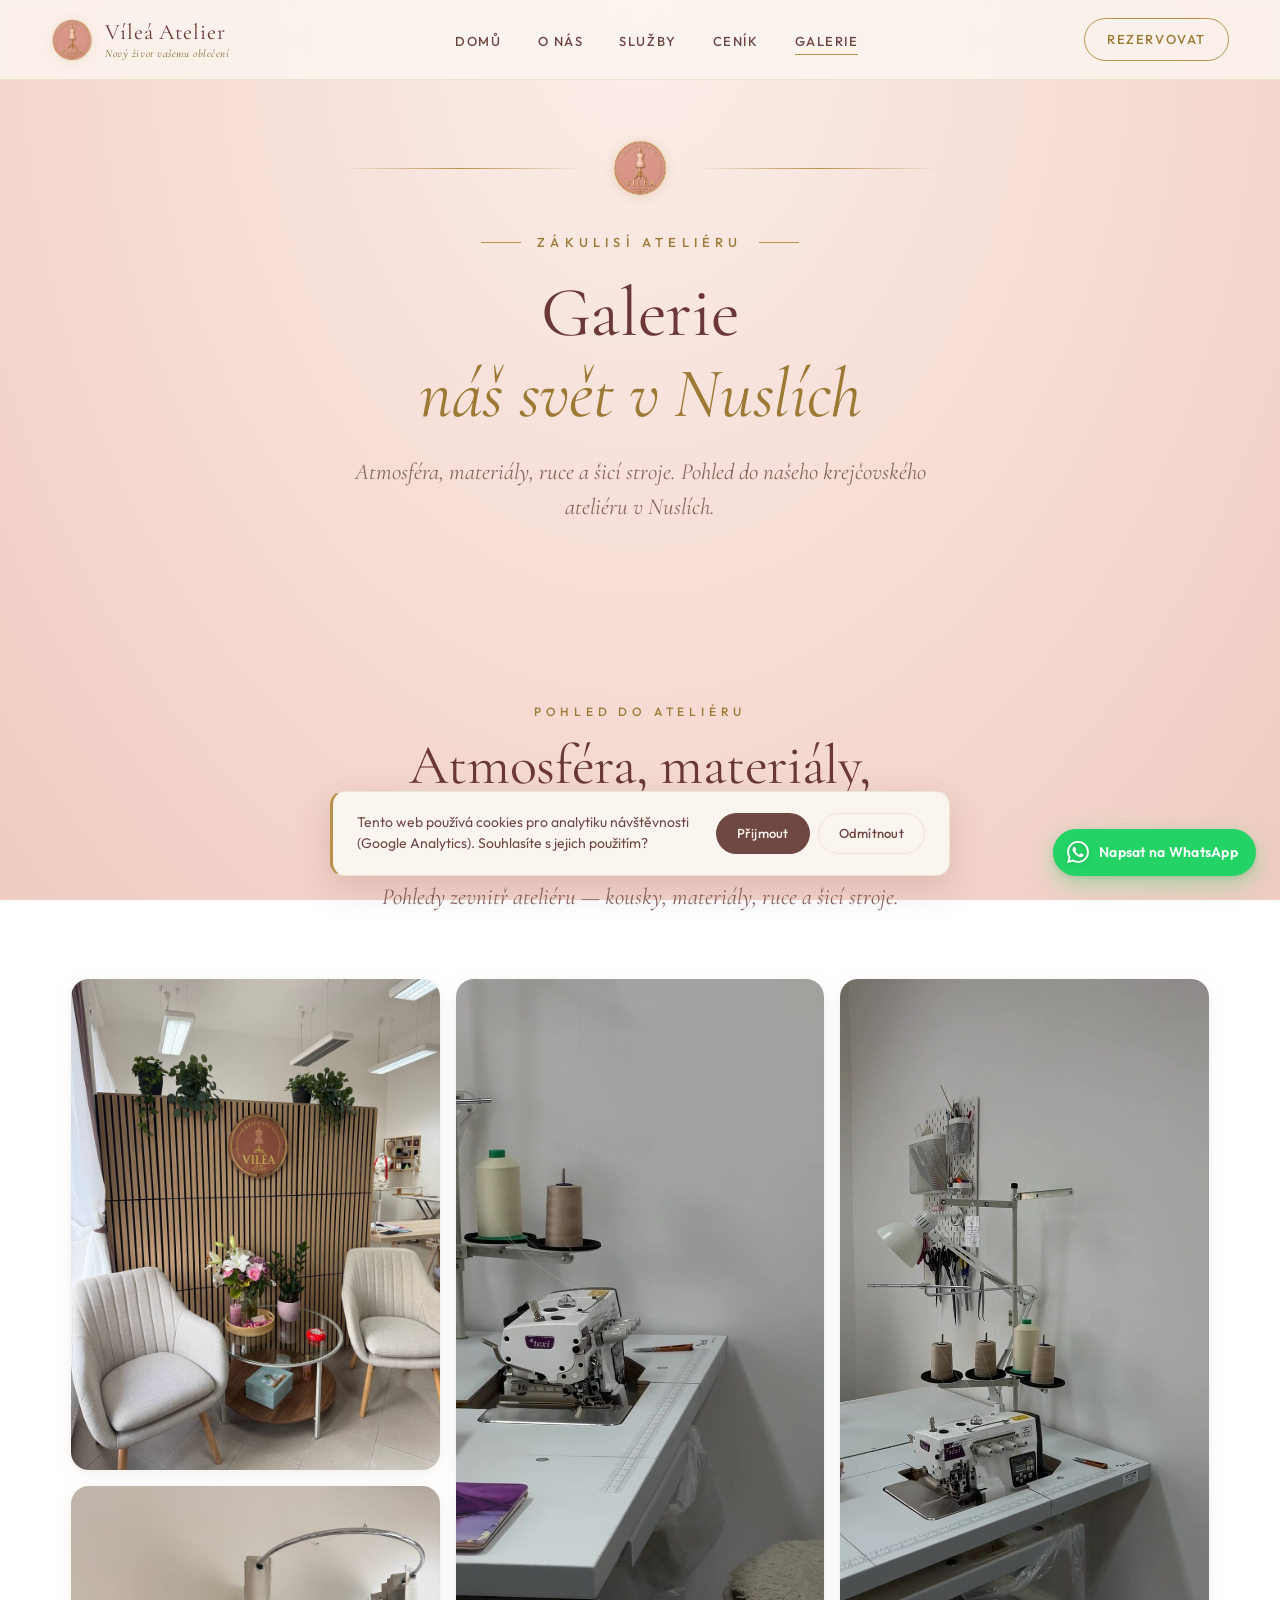
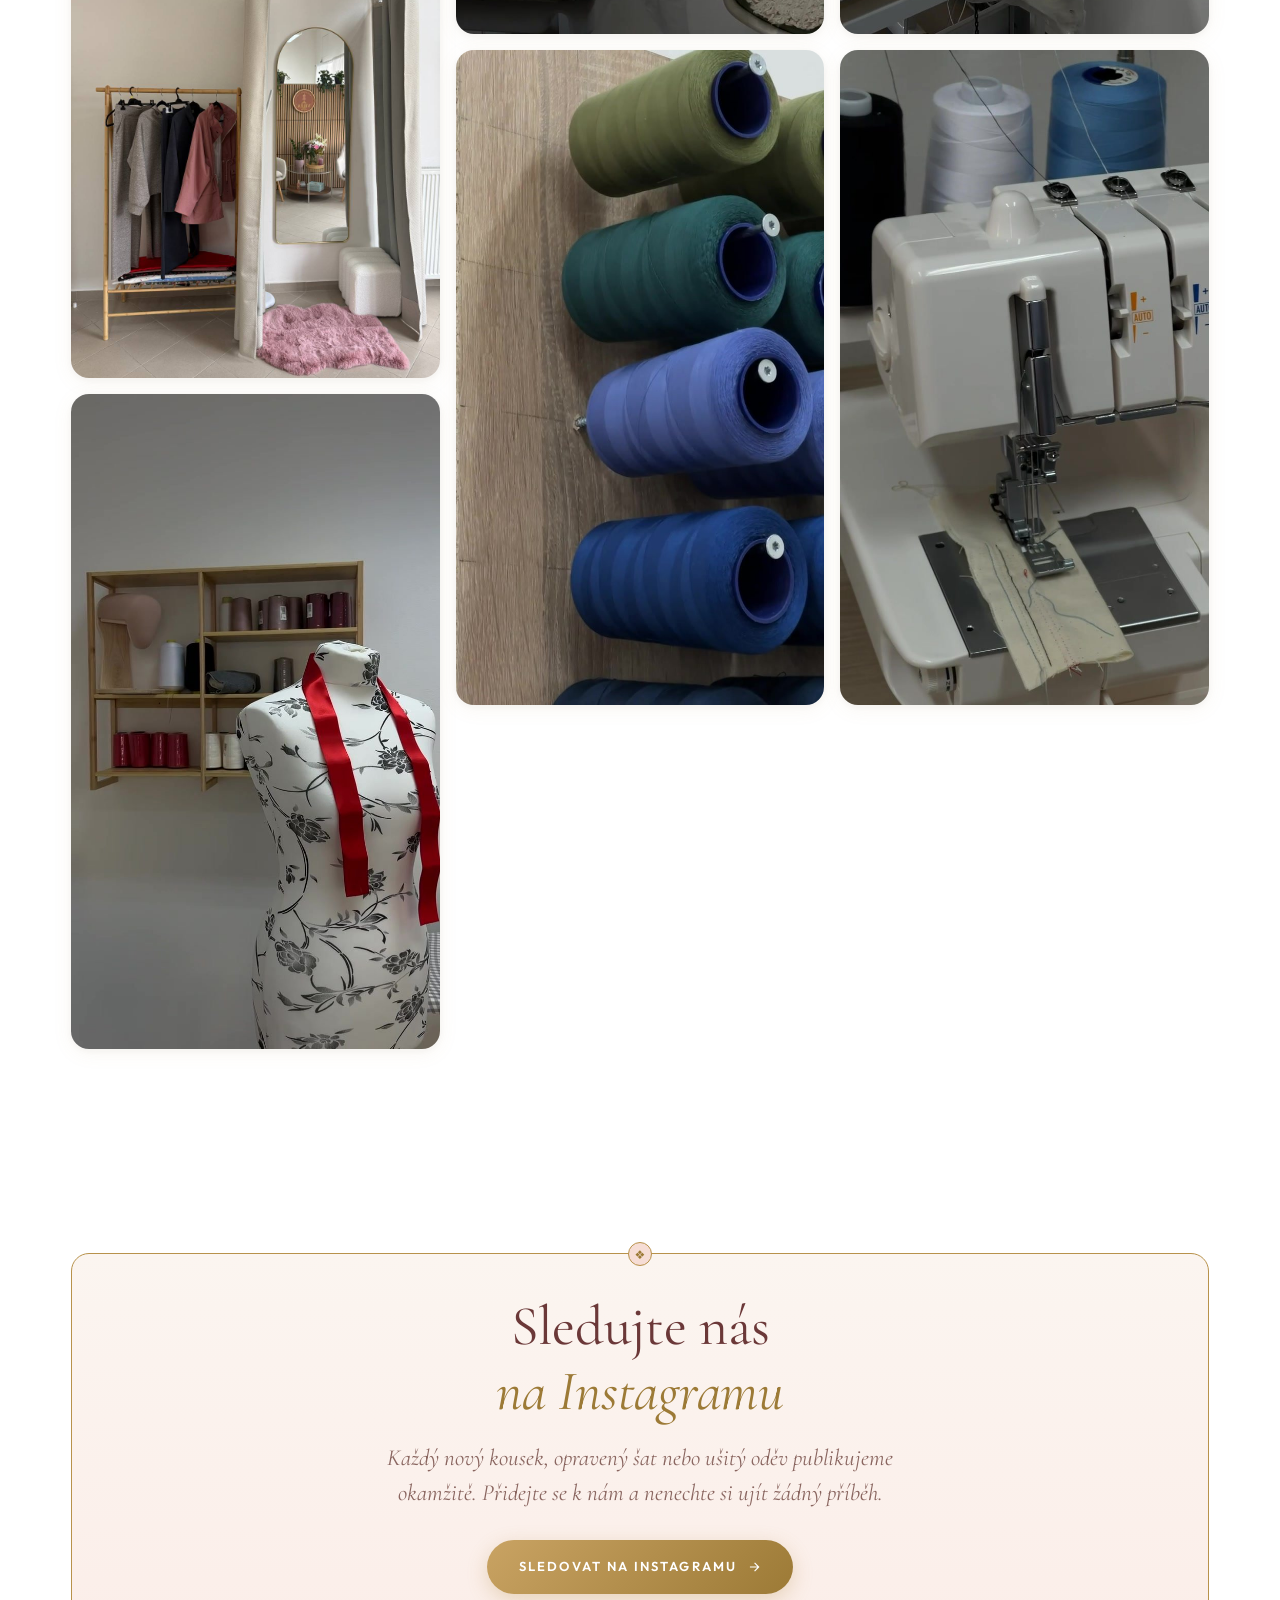
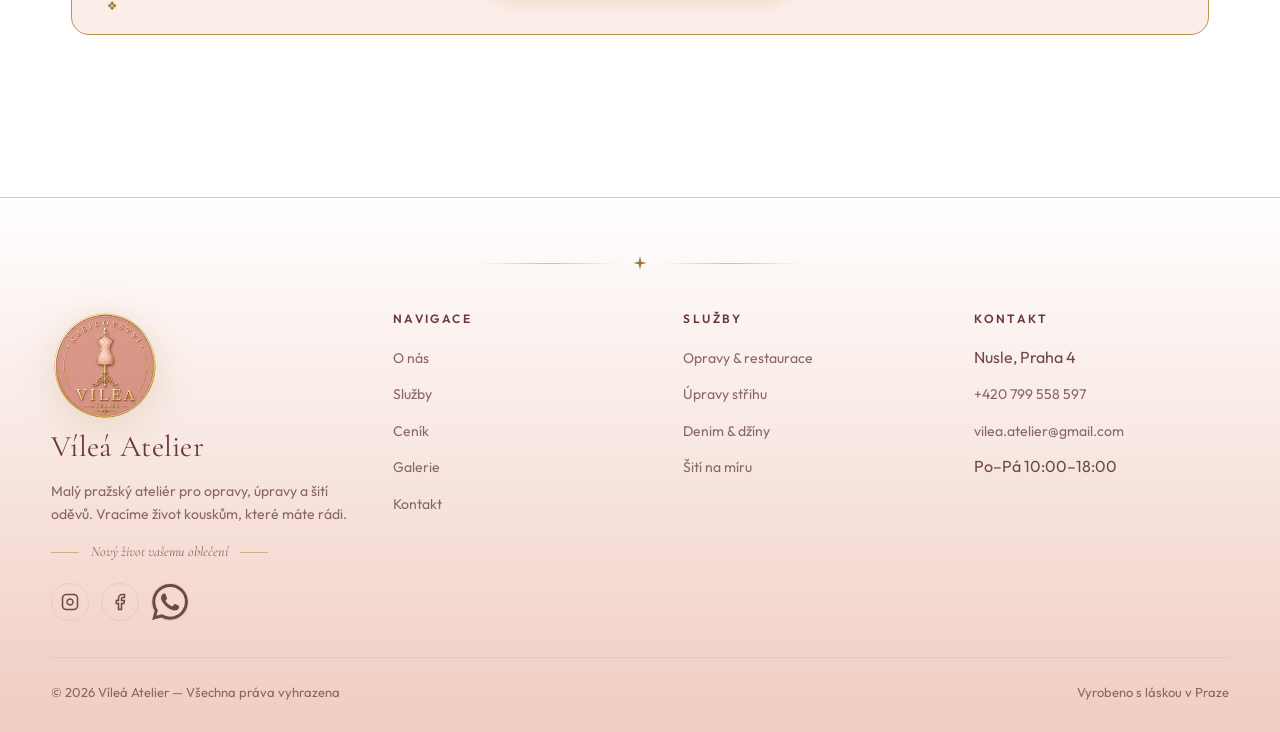
<file: galerie.html>
<!DOCTYPE html>
<html lang="cs">
<head>
<meta charset="UTF-8" />
<meta name="viewport" content="width=device-width, initial-scale=1.0" />
<title>Galerie — Víleá Atelier | Zákulisí krejčovského ateliéru Praha</title>
<meta name="description" content="Zákulisí krejčovského ateliéru VÍLEÁ v Praze 4 Nuslích. Podívejte se, jak pracujeme, jaké materiály používáme, a v jakém prostředí vznikají nové kousky." />
<meta name="keywords" content="galerie ateliéru, zákulisí krejčovství, Praha 4 Nusle, materiály, šicí stroje, krejčovství Praha, VÍLEÁ" />
<meta name="robots" content="index,follow,max-image-preview:large" />
<meta name="author" content="Víleá Atelier" />
<meta name="geo.region" content="CZ-10" />
<meta name="geo.placename" content="Praha" />
<meta name="geo.position" content="50.0656;14.4379" />
<meta name="ICBM" content="50.0656, 14.4379" />
<meta name="theme-color" content="#F5DCD2" />
<link rel="alternate" hreflang="cs" href="https://vilea.store/galerie.html" />
<link rel="alternate" hreflang="x-default" href="https://vilea.store/galerie.html" />
<meta property="og:type" content="website" />
<meta property="og:url" content="https://vilea.store/galerie.html" />
<meta property="og:title" content="Galerie — Víleá Atelier | Zákulisí krejčovského ateliéru Praha" />
<meta property="og:description" content="Zákulisí krejčovského ateliéru VÍLEÁ v Praze 4 Nuslích. Podívejte se, jak pracujeme." />
<meta property="og:image" content="https://vilea.store/assets/img/gallery-wall.jpg" />
<meta property="og:image:width" content="1200" />
<meta property="og:image:height" content="630" />
<meta property="og:site_name" content="Víleá Atelier" />
<meta property="og:locale" content="cs_CZ" />
<meta name="twitter:card" content="summary_large_image" />
<meta name="twitter:title" content="Galerie — Víleá Atelier | Zákulisí krejčovského ateliéru Praha" />
<meta name="twitter:description" content="Zákulisí krejčovského ateliéru VÍLEÁ v Praze 4 Nuslích." />
<meta name="twitter:image" content="https://vilea.store/assets/img/gallery-wall.jpg" />
<link rel="apple-touch-icon" href="assets/img/favicon.png" />
<link rel="canonical" href="https://vilea.store/galerie.html" />
<link rel="icon" type="image/png" href="assets/img/favicon.png" />
<link rel="preconnect" href="https://fonts.googleapis.com">
<link rel="preconnect" href="https://fonts.gstatic.com" crossorigin>
<link href="https://fonts.googleapis.com/css2?family=Cormorant+Garamond:ital,wght@0,400;0,500;0,600;0,700;1,400;1,500;1,600&family=Outfit:wght@300;400;500;600;700&display=swap" rel="stylesheet">
<link rel="stylesheet" href="assets/style.css" />
<script type="application/ld+json">
{
  "@context": "https://schema.org",
  "@type": "BreadcrumbList",
  "itemListElement": [
    {"@type": "ListItem", "position": 1, "name": "Domů", "item": "https://vilea.store/"},
    {"@type": "ListItem", "position": 2, "name": "Galerie", "item": "https://vilea.store/galerie.html"}
  ]
}
</script></head>
<body>

<nav class="nav">
  <a href="index.html" class="nav__logo">
    <img class="nav__logo-mark" src="assets/img/logo-mark-web.png" alt="Logo značky Krejčovství VÍLEÁ Atelier">
    <span class="nav__logo-text">
      <span class="nav__logo-name">Víleá Atelier</span>
      <span class="nav__logo-tag">Nový život vašemu oblečení</span>
    </span>
  </a>
  <ul class="nav__links">
    <li><a href="index.html">Domů</a></li>
    <li><a href="o-nas.html">O nás</a></li>
    <li><a href="sluzby.html">Služby</a></li>
    <li><a href="cenik.html">Ceník</a></li>
    <li><a href="galerie.html" class="active">Galerie</a></li>
  </ul>
  <a href="kontakt.html" class="nav__cta">Rezervovat</a>
  <button class="nav__burger" aria-label="Menu"><span></span><span></span><span></span></button>
</nav>

<header class="page-hero">
  <div class="brand-stripe reveal">
    <img class="brand-stripe__icon" src="assets/img/logo-mark-web.png" alt="Krejčovství VÍLEÁ Atelier — logo">
  </div>
  <span class="hero__eyebrow reveal reveal--delay-1">Zákulisí ateliéru</span>
  <h1 class="reveal reveal--delay-2">Galerie<br><em>náš svět v Nuslích</em></h1>
  <p class="lead reveal reveal--delay-3">Atmosféra, materiály, ruce a šicí stroje. Pohled do našeho krejčovského ateliéru v Nuslích.</p>
</header>

<!-- ===== Gallery section ===== -->
<section class="section">
  <div class="container">

    <div class="section-head reveal">
      <span class="section-head__eyebrow">Pohled do ateliéru</span>
      <h2>Atmosféra, materiály,<br><em>práce &amp; ateliér</em></h2>
      <p class="lead">Pohledy zevnitř ateliéru — kousky, materiály, ruce a šicí stroje.</p>
    </div>

    <div class="gallery" style="margin-top: 48px;">

      <!-- 1. Hlavní brand shot — KREJCOVSTVI стена -->
      <div class="gallery__item reveal" style="grid-column: span 2;">
        <img src="assets/img/gallery-wall.jpg" alt="Krejčovství VÍLEÁ Atelier — hlavní brand shot s logem na dřevěné stěně, ateliér Praha 4 Nusle" loading="lazy" />
        <div class="gallery__caption">
          <strong>Vítejte u nás</strong>
          <span>Atmosféra ateliéru</span>
        </div>
      </div>

      <!-- 2. Zkušební kabinka -->
      <div class="gallery__item reveal">
        <img src="assets/img/gallery-fitting.jpg" alt="Zkušební kabinka v ateliéru Víleá — bambusové rameno s oděvy, zrcadlo v zlatém rámu, závěs a růžový koberec" loading="lazy" />
        <div class="gallery__caption">
          <strong>Zkušební kabinka</strong>
          <span>Pro klienty</span>
        </div>
      </div>

      <!-- 3. Šicí panna s květinovým vzorem -->
      <div class="gallery__item reveal">
        <img src="assets/img/gallery-6618.jpg" alt="Šicí panna v ateliéru Víleá — květinový vzor na látce, červená saténová stuha, police s cívkami nití v pozadí" loading="lazy" />
        <div class="gallery__caption">
          <strong>Šicí panna</strong>
          <span>V ateliéru</span>
        </div>
      </div>

      <!-- 4. Šicí stroj texti -->
      <div class="gallery__item reveal" style="grid-column: span 2;">
        <img src="assets/img/gallery-6637.jpg" alt="Průmyslový šicí stroj texti s bílou a modrou nití v ateliéru Víleá" loading="lazy" />
        <div class="gallery__caption">
          <strong>Průmyslové stroje</strong>
          <span>Vybavení</span>
        </div>
      </div>

      <!-- 5. Cívky nití -->
      <div class="gallery__item reveal">
        <img src="assets/img/gallery-6619.jpg" alt="Cívky s barevnými nitěmi — modré, zelené, fialové v ateliéru Víleá" loading="lazy" />
        <div class="gallery__caption">
          <strong>Naše niti</strong>
          <span>Materiály</span>
        </div>
      </div>

      <!-- 6. Stroj s nástěnkou -->
      <div class="gallery__item reveal">
        <img src="assets/img/gallery-6626.jpg" alt="Šicí stroj s nástěnkou pro nářadí, osvětlením a cívkami nití v ateliéru Víleá" loading="lazy" />
        <div class="gallery__caption">
          <strong>Pracovní místo</strong>
          <span>Vybavení</span>
        </div>
      </div>

      <!-- 7. Detail stroje -->
      <div class="gallery__item reveal" style="grid-column: span 2;">
        <img src="assets/img/gallery-6620.jpg" alt="Detail šicího stroje s bílou texturou, šicími pomůckami a šedou pracovní deskou v ateliéru Víleá" loading="lazy" />
        <div class="gallery__caption">
          <strong>Detail stroje</strong>
          <span>Vybavení</span>
        </div>
      </div>

    </div>
  </div>
</section>

<!-- CTA -->
<section class="section">
  <div class="container">
    <div class="framed reveal" style="text-align:center; padding: 40px 28px;">
      <h2 style="margin-bottom: 18px;">Sledujte nás<br><em style="font-style:italic;color:var(--gold-600)">na Instagramu</em></h2>
      <p class="lead" style="max-width: 580px; margin: 0 auto 30px;">Každý nový kousek, opravený šat nebo ušitý oděv publikujeme okamžitě. Přidejte se k nám a nenechte si ujít žádný příběh.</p>
      <a href="https://www.instagram.com/vilea.atelier" target="_blank" rel="noopener noreferrer" class="btn btn--primary">
        Sledovat na Instagramu
        <svg width="14" height="14" viewBox="0 0 24 24" fill="none" stroke="currentColor" stroke-width="2"><path d="M5 12h14M13 5l7 7-7 7"/></svg>
      </a>
    </div>
  </div>
</section>

<footer class="footer">
  <div class="footer__ornament">
    <svg class="footer__ornament-icon" viewBox="0 0 24 24" fill="currentColor"><path d="M12 2 L14 10 L22 12 L14 14 L12 22 L10 14 L2 12 L10 10 Z"/></svg>
  </div>
  <div class="footer__top">
    <div class="footer__brand">
      <div class="footer__logo">
        <img src="assets/img/logo-mark-web.png" alt="Logo značky Krejčovství VÍLEÁ Atelier" />
        <span class="footer__logo-name">Víleá Atelier</span>
      </div>
      <p>Malý pražský ateliér pro opravy, úpravy a šití oděvů. Vracíme život kouskům, které máte rádi.</p>
      <p class="footer__tagline">Nový život vašemu oblečení</p>
      <div class="footer__social">
        <a href="https://www.instagram.com/vilea.atelier" target="_blank" rel="noopener noreferrer" aria-label="Instagram"><svg width="18" height="18" viewBox="0 0 24 24" fill="none" stroke="currentColor" stroke-width="2"><rect x="2" y="2" width="20" height="20" rx="5"/><path d="M16 11.37A4 4 0 1 1 12.63 8 4 4 0 0 1 16 11.37zM17.5 6.5h.01"/></svg></a>
        <a href="https://www.facebook.com/share/19ng7usNfz/?mibextid=wwXIfr" target="_blank" rel="noopener noreferrer" aria-label="Facebook"><svg width="18" height="18" viewBox="0 0 24 24" fill="none" stroke="currentColor" stroke-width="2"><path d="M18 2h-3a5 5 0 0 0-5 5v3H7v4h3v8h4v-8h3l1-4h-4V7a1 1 0 0 1 1-1h3z"/></svg></a>
        <a href="https://wa.me/420799558597?text=Dobrý den, rád/a bych se zeptal/a na krejčovské služby." target="_blank" rel="noopener noreferrer" aria-label="WhatsApp" class="wa-link">
          <svg viewBox="0 0 24 24" fill="currentColor"><path d="M17.472 14.382c-.297-.149-1.758-.867-2.03-.967-.273-.099-.471-.148-.67.15-.197.297-.767.966-.94 1.164-.173.199-.347.223-.644.075-.297-.15-1.255-.463-2.39-1.475-.883-.788-1.48-1.761-1.653-2.059-.173-.297-.018-.458.13-.606.134-.133.298-.347.446-.52.149-.174.198-.298.298-.497.099-.198.05-.371-.025-.52-.075-.149-.669-1.612-.916-2.207-.242-.579-.487-.5-.669-.51-.173-.008-.371-.01-.57-.01-.198 0-.52.074-.792.372-.272.297-1.04 1.016-1.04 2.479 0 1.462 1.065 2.875 1.213 3.074.149.198 2.096 3.2 5.077 4.487.709.306 1.262.489 1.694.625.712.227 1.36.195 1.871.118.571-.085 1.758-.719 2.006-1.413.248-.694.248-1.289.173-1.413-.074-.124-.272-.198-.57-.347m-5.421 7.403h-.004a9.87 9.87 0 0 1-5.031-1.378l-.361-.214-3.741.982.998-3.648-.235-.374a9.86 9.86 0 0 1-1.51-5.26c.001-5.45 4.436-9.884 9.888-9.884 2.64 0 5.122 1.03 6.988 2.898a9.825 9.825 0 0 1 2.893 6.994c-.003 5.45-4.437 9.884-9.885 9.884m8.413-18.297A11.815 11.815 0 0 0 12.05 0C5.495 0 .16 5.335.157 11.892c0 2.096.547 4.142 1.588 5.945L.057 24l6.305-1.654a11.882 11.882 0 0 0 5.683 1.448h.005c6.554 0 11.89-5.335 11.893-11.893a11.821 11.821 0 0 0-3.48-8.413z"/></svg>
        </a>
      </div>
    </div>
    <div>
      <h4>Navigace</h4>
      <ul>
        <li><a href="o-nas.html">O nás</a></li>
        <li><a href="sluzby.html">Služby</a></li>
        <li><a href="cenik.html">Ceník</a></li>
        <li><a href="galerie.html">Galerie</a></li>
        <li><a href="kontakt.html">Kontakt</a></li>
      </ul>
    </div>
    <div>
      <h4>Služby</h4>
      <ul>
        <li><a href="sluzby.html#opravy">Opravy &amp; restaurace</a></li>
        <li><a href="sluzby.html#úpravy">Úpravy střihu</a></li>
        <li><a href="sluzby.html#denim">Denim &amp; džíny</a></li>
        <li><a href="sluzby.html#sití">Šití na míru</a></li>
      </ul>
    </div>
    <div>
      <h4>Kontakt</h4>
      <ul>
        <li>Nusle, Praha 4</li>
        <li><a href="tel:+420799558597">+420 799 558 597</a></li>
        <li><a href="mailto:vilea.atelier@gmail.com">vilea.atelier@gmail.com</a></li>
        <li>Po–Pá 10:00–18:00</li>
      </ul>
    </div>
  </div>
  <div class="footer__bottom">
    <span>© 2026 Víleá Atelier — Všechna práva vyhrazena</span>
    <span>Vyrobeno s láskou v Praze</span>
  </div>
</footer>

<a class="wa-float" href="https://wa.me/420799558597?text=Dobrý den, rád/a bych se zeptal/a na krejčovské služby." target="_blank" rel="noopener noreferrer" aria-label="Napsat na WhatsApp">
  <svg viewBox="0 0 24 24" fill="currentColor"><path d="M17.472 14.382c-.297-.149-1.758-.867-2.03-.967-.273-.099-.471-.148-.67.15-.197.297-.767.966-.94 1.164-.173.199-.347.223-.644.075-.297-.15-1.255-.463-2.39-1.475-.883-.788-1.48-1.761-1.653-2.059-.173-.297-.018-.458.13-.606.134-.133.298-.347.446-.52.149-.174.198-.298.298-.497.099-.198.05-.371-.025-.52-.075-.149-.669-1.612-.916-2.207-.242-.579-.487-.5-.669-.51-.173-.008-.371-.01-.57-.01-.198 0-.52.074-.792.372-.272.297-1.04 1.016-1.04 2.479 0 1.462 1.065 2.875 1.213 3.074.149.198 2.096 3.2 5.077 4.487.709.306 1.262.489 1.694.625.712.227 1.36.195 1.871.118.571-.085 1.758-.719 2.006-1.413.248-.694.248-1.289.173-1.413-.074-.124-.272-.198-.57-.347m-5.421 7.403h-.004a9.87 9.87 0 0 1-5.031-1.378l-.361-.214-3.741.982.998-3.648-.235-.374a9.86 9.86 0 0 1-1.51-5.26c.001-5.45 4.436-9.884 9.888-9.884 2.64 0 5.122 1.03 6.988 2.898a9.825 9.825 0 0 1 2.893 6.994c-.003 5.45-4.437 9.884-9.885 9.884m8.413-18.297A11.815 11.815 0 0 0 12.05 0C5.495 0 .16 5.335.157 11.892c0 2.096.547 4.142 1.588 5.945L.057 24l6.305-1.654a11.882 11.882 0 0 0 5.683 1.448h.005c6.554 0 11.89-5.335 11.893-11.893a11.821 11.821 0 0 0-3.48-8.413z"/></svg>
  <span class="wa-float__label">Napsat na WhatsApp</span>
</a>

<script src="assets/script.js"></script>


<!-- ===== Cookie banner ===== -->
<div id="cookie-banner" class="cookie-banner" hidden role="dialog" aria-label="Souhlas s cookies" aria-live="polite">
  <div class="cookie-banner__content">
    <p>Tento web používá cookies pro analytiku návštěvnosti (Google Analytics). Souhlasíte s jejich použitím?</p>
    <div class="cookie-banner__actions">
      <button id="cookie-accept" class="cookie-banner__btn cookie-banner__btn--accept" type="button">Přijmout</button>
      <button id="cookie-reject" class="cookie-banner__btn cookie-banner__btn--reject" type="button">Odmítnout</button>
    </div>
  </div>
</div>
<script src="assets/cookie-consent.js" defer></script>

</body>
</html>
</file>
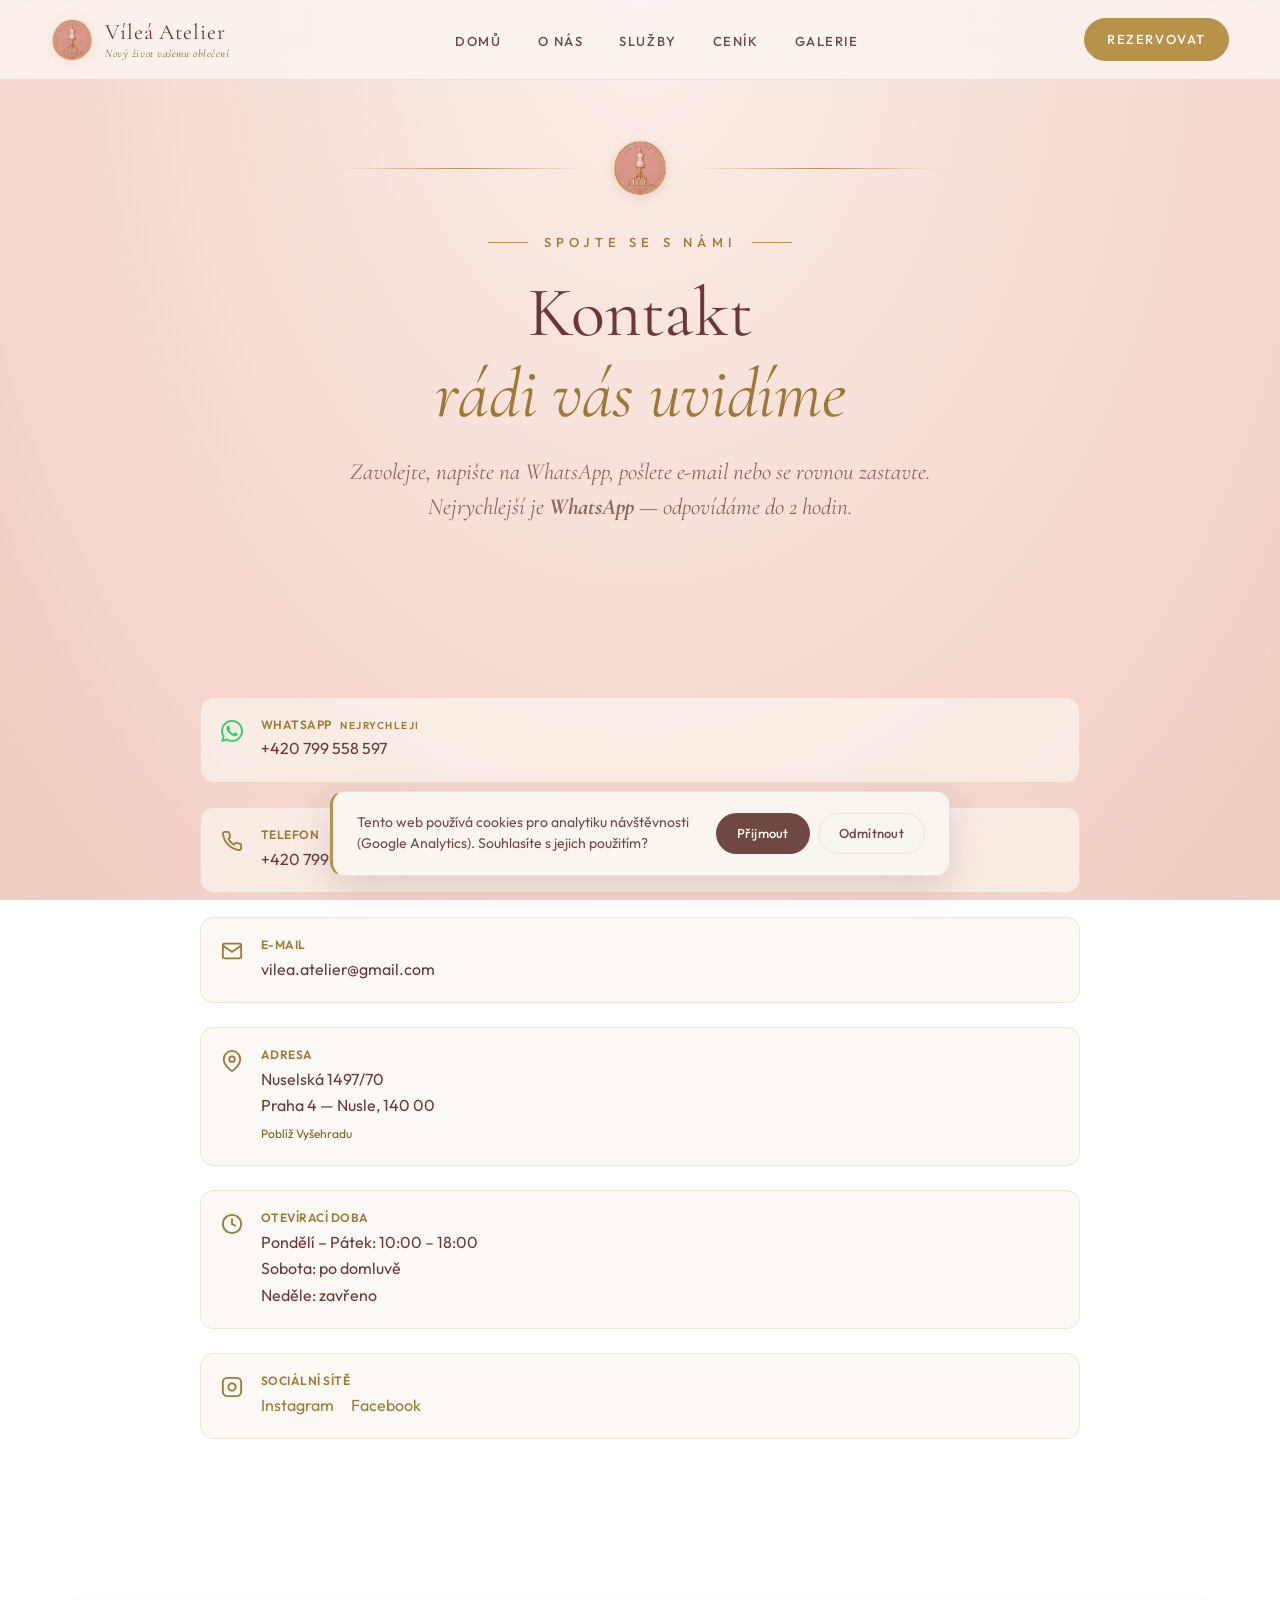
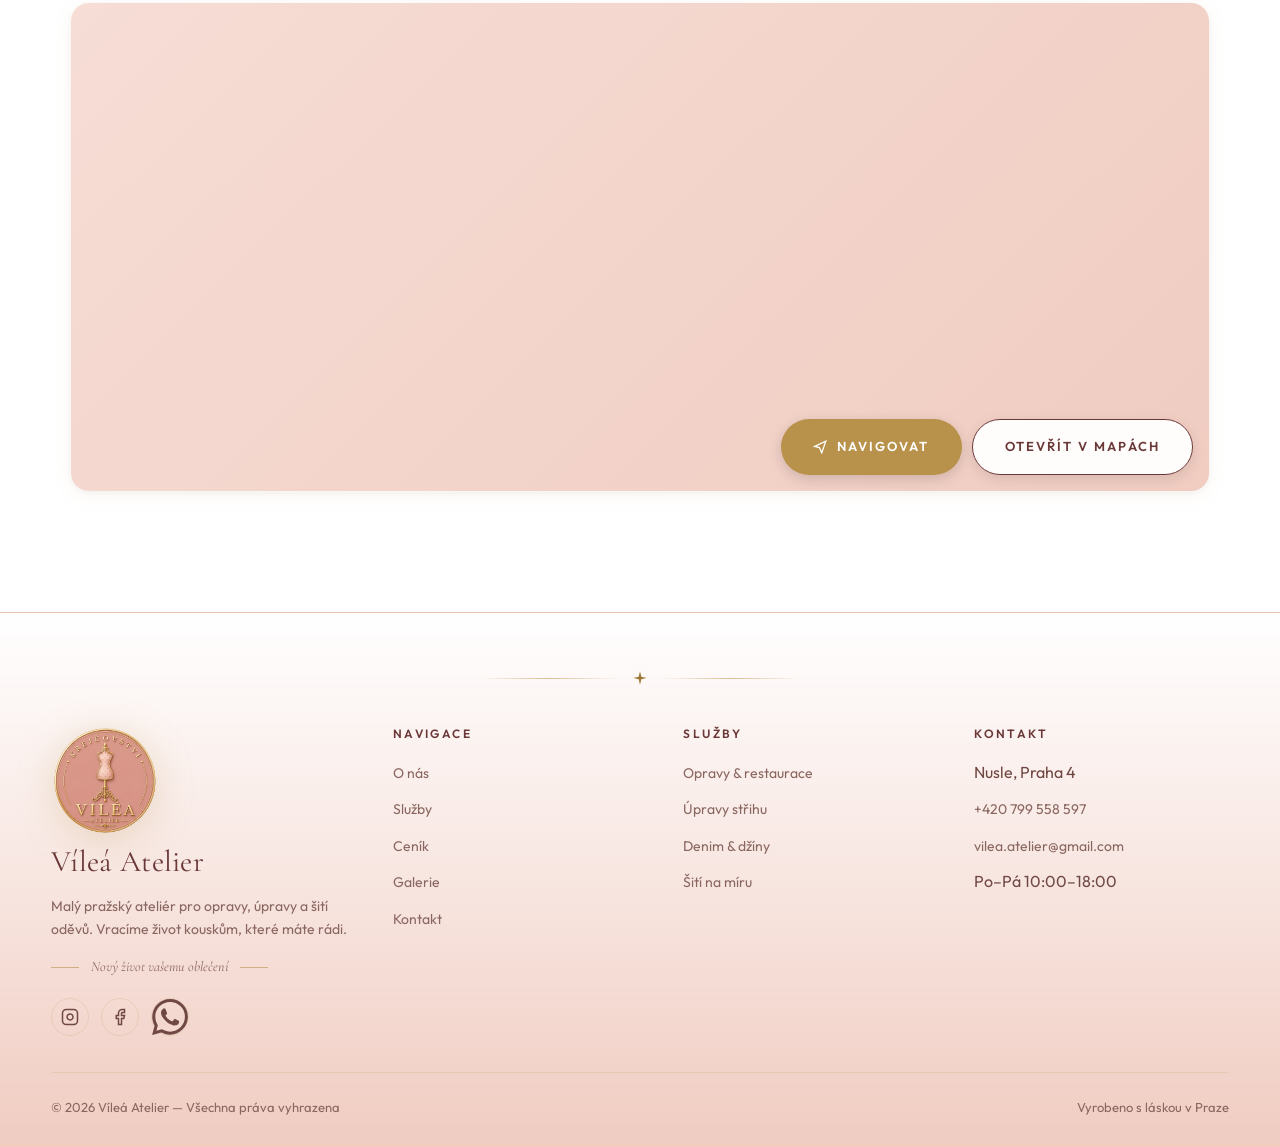
<file: kontakt.html>
<!DOCTYPE html>
<html lang="cs">
<head>
<meta charset="UTF-8" />
<meta name="viewport" content="width=device-width, initial-scale=1.0" />
<title>Kontakt — Víleá Atelier | Krejčovství Praha 4, Nusle</title>
<meta name="description" content="Kontakt na krejčovský ateliér VÍLEÁ v Praze 4 — Nusle. Adresa Nuselská 1497/70, telefon +420 799 558 597, WhatsApp, e-mail. Najdete nás 3 minuty od metra Vyšehrad." />
<meta name="keywords" content="kontakt krejčovství Praha, krejčovství Nusle, adresa Nuselská, Praha 4, Vyšehrad, Karlín, Žižkov, Pankrác, opravy oděvů kontakt, Praha 4, Nusle, Vyšehrad, Pankrác, Podolí, Braník, Hodkovičky, Vršovice, Vinohrady, Karlín, Žižkov, Michle" />
<meta name="robots" content="index,follow,max-image-preview:large" />
<meta name="author" content="Víleá Atelier" />
<meta name="geo.region" content="CZ-10" />
<meta name="geo.placename" content="Praha" />
<meta name="geo.position" content="50.0656;14.4379" />
<meta name="ICBM" content="50.0656, 14.4379" />
<meta name="theme-color" content="#F5DCD2" />
<link rel="alternate" hreflang="cs" href="https://vilea.store/kontakt.html" />
<link rel="alternate" hreflang="x-default" href="https://vilea.store/kontakt.html" />
<meta property="og:type" content="website" />
<meta property="og:url" content="https://vilea.store/kontakt.html" />
<meta property="og:title" content="Kontakt — Víleá Atelier | Krejčovství Praha 4, Nusle" />
<meta property="og:description" content="Telefon, WhatsApp, email a adresa ateliéru Víleá v Praze. Otevírací doba Po–Pá 10:00–18:00." />
<meta property="og:image" content="https://vilea.store/assets/img/og-banner.jpg" />
<meta property="og:image:width" content="1200" />
<meta property="og:image:height" content="630" />
<meta property="og:site_name" content="Víleá Atelier" />
<meta property="og:locale" content="cs_CZ" />
<meta name="twitter:card" content="summary_large_image" />
<meta name="twitter:title" content="Kontakt — Víleá Atelier | Krejčovství Praha 4, Nusle" />
<meta name="twitter:description" content="Telefon, WhatsApp, email a adresa ateliéru Víleá v Praze." />
<meta name="twitter:image" content="https://vilea.store/assets/img/og-banner.jpg" />
<link rel="apple-touch-icon" href="assets/img/favicon.png" />
<link rel="canonical" href="https://vilea.store/kontakt.html" />
<link rel="icon" type="image/png" href="assets/img/favicon.png" />
<link rel="preconnect" href="https://fonts.googleapis.com">
<link rel="preconnect" href="https://fonts.gstatic.com" crossorigin>
<link href="https://fonts.googleapis.com/css2?family=Cormorant+Garamond:ital,wght@0,400;0,500;0,600;0,700;1,400;1,500;1,600&family=Outfit:wght@300;400;500;600;700&display=swap" rel="stylesheet">
<link rel="stylesheet" href="assets/style.css" />
<script type="application/ld+json">
{
  "@context": "https://schema.org",
  "@type": "BreadcrumbList",
  "itemListElement": [
    {"@type": "ListItem", "position": 1, "name": "Domů", "item": "https://vilea.store/"},
    {"@type": "ListItem", "position": 2, "name": "Kontakt", "item": "https://vilea.store/kontakt.html"}
  ]
}
</script></head>
<body>

<nav class="nav">
  <a href="index.html" class="nav__logo">
    <img class="nav__logo-mark" src="assets/img/logo-mark-web.png" alt="Logo značky Krejčovství VÍLEÁ Atelier">
    <span class="nav__logo-text">
      <span class="nav__logo-name">Víleá Atelier</span>
      <span class="nav__logo-tag">Nový život vašemu oblečení</span>
    </span>
  </a>
  <ul class="nav__links">
    <li><a href="index.html">Domů</a></li>
    <li><a href="o-nas.html">O nás</a></li>
    <li><a href="sluzby.html">Služby</a></li>
    <li><a href="cenik.html">Ceník</a></li>
    <li><a href="galerie.html">Galerie</a></li>
  </ul>
  <a href="kontakt.html" class="nav__cta" style="background: var(--gold-500); color: white; border-color: var(--gold-500);">Rezervovat</a>
  <button class="nav__burger" aria-label="Menu"><span></span><span></span><span></span></button>
</nav>

<header class="page-hero">
  <div class="brand-stripe reveal">
    <img class="brand-stripe__icon" src="assets/img/logo-mark-web.png" alt="Krejčovství VÍLEÁ Atelier — logo">
  </div>
  <span class="hero__eyebrow reveal reveal--delay-1">Spojte se s námi</span>
  <h1 class="reveal reveal--delay-2">Kontakt<br><em>rádi vás uvidíme</em></h1>
  <p class="lead reveal reveal--delay-3">Zavolejte, napište na WhatsApp, pošlete e-mail nebo se rovnou zastavte. Nejrychlejší je <strong>WhatsApp</strong> — odpovídáme do 2 hodin.</p>
</header>

<!-- ===== Contact info cards ===== -->
<section class="section">
  <div class="container">
    <div class="contact-info" style="max-width: 880px; margin: 0 auto;">
      <a href="https://wa.me/420799558597?text=Dobr%C3%BD%20den%2C%20r%C3%A1d%2Fa%20bych%20se%20zeptal%2Fa%20na%20krej%C4%8Dovsk%C3%A9%20slu%C5%BEnby." target="_blank" rel="noopener noreferrer" class="contact-info__item" style="text-decoration:none; color:inherit; transition: all .2s; cursor: pointer;">
        <svg viewBox="0 0 24 24" fill="#25D366"><path d="M17.472 14.382c-.297-.149-1.758-.867-2.03-.967-.273-.099-.471-.148-.67.15-.197.297-.767.966-.94 1.164-.173.199-.347.223-.644.075-.297-.15-1.255-.463-2.39-1.475-.883-.788-1.48-1.761-1.653-2.059-.173-.297-.018-.458.13-.606.134-.133.298-.347.446-.52.149-.174.198-.298.298-.497.099-.198.05-.371-.025-.52-.075-.149-.669-1.612-.916-2.207-.242-.579-.487-.5-.669-.51-.173-.008-.371-.01-.57-.01-.198 0-.52.074-.792.372-.272.297-1.04 1.016-1.04 2.479 0 1.462 1.065 2.875 1.213 3.074.149.198 2.096 3.2 5.077 4.487.709.306 1.262.489 1.694.625.712.227 1.36.195 1.871.118.571-.085 1.758-.719 2.006-1.413.248-.694.248-1.289.173-1.413-.074-.124-.272-.198-.57-.347m-5.421 7.403h-.004a9.87 9.87 0 0 1-5.031-1.378l-.361-.214-3.741.982.998-3.648-.235-.374a9.86 9.86 0 0 1-1.51-5.26c.001-5.45 4.436-9.884 9.888-9.884 2.64 0 5.122 1.03 6.988 2.898a9.825 9.825 0 0 1 2.893 6.994c-.003 5.45-4.437 9.884-9.885 9.884m8.413-18.297A11.815 11.815 0 0 0 12.05 0C5.495 0 .16 5.335.157 11.892c0 2.096.547 4.142 1.588 5.945L.057 24l6.305-1.654a11.882 11.882 0 0 0 5.683 1.448h.005c6.554 0 11.89-5.335 11.893-11.893a11.821 11.821 0 0 0-3.48-8.413z"/></svg>
        <div>
          <h4>WhatsApp <span style="font-size: 10px; color: var(--gold-600); letter-spacing: 0.15em; margin-left: 6px;">NEJRYCHLEJI</span></h4>
          <p>+420 799 558 597</p>
        </div>
      </a>
      <a href="tel:+420799558597" class="contact-info__item" style="text-decoration:none; color:inherit; transition: all .2s; cursor: pointer;">
        <svg viewBox="0 0 24 24" fill="none" stroke="currentColor" stroke-width="2"><path d="M22 16.92v3a2 2 0 0 1-2.18 2 19.79 19.79 0 0 1-8.63-3.07 19.5 19.5 0 0 1-6-6 19.79 19.79 0 0 1-3.07-8.67A2 2 0 0 1 4.11 2h3a2 2 0 0 1 2 1.72 12.84 12.84 0 0 0 .7 2.81 2 2 0 0 1-.45 2.11L8.09 9.91a16 16 0 0 0 6 6l1.27-1.27a2 2 0 0 1 2.11-.45 12.84 12.84 0 0 0 2.81.7A2 2 0 0 1 22 16.92z"/></svg>
        <div>
          <h4>Telefon</h4>
          <p>+420 799 558 597</p>
        </div>
      </a>
      <a href="mailto:vilea.atelier@gmail.com" class="contact-info__item" style="text-decoration:none; color:inherit; transition: all .2s; cursor: pointer;">
        <svg viewBox="0 0 24 24" fill="none" stroke="currentColor" stroke-width="2"><path d="M4 4h16c1.1 0 2 .9 2 2v12c0 1.1-.9 2-2 2H4c-1.1 0-2-.9-2-2V6c0-1.1.9-2 2-2z"/><polyline points="22,6 12,13 2,6"/></svg>
        <div>
          <h4>E-mail</h4>
          <p>vilea.atelier@gmail.com</p>
        </div>
      </a>
      <div class="contact-info__item">
        <svg viewBox="0 0 24 24" fill="none" stroke="currentColor" stroke-width="2"><path d="M21 10c0 7-9 13-9 13s-9-6-9-13a9 9 0 0 1 18 0z"/><circle cx="12" cy="10" r="3"/></svg>
        <div>
          <h4>Adresa</h4>
          <p>Nuselská 1497/70<br>Praha 4 — Nusle, 140 00<br><span style="color: var(--gold-700); font-size: 12px;">Poblíž Vyšehradu</span></p>
        </div>
      </div>
      <div class="contact-info__item">
        <svg viewBox="0 0 24 24" fill="none" stroke="currentColor" stroke-width="2"><circle cx="12" cy="12" r="10"/><path d="M12 6v6l4 2"/></svg>
        <div>
          <h4>Otevírací doba</h4>
          <p>Pondělí – Pátek: 10:00 – 18:00<br>Sobota: po domluvě<br>Neděle: zavřeno</p>
        </div>
      </div>
      <div class="contact-info__item">
        <svg viewBox="0 0 24 24" fill="none" stroke="currentColor" stroke-width="2"><rect x="2" y="2" width="20" height="20" rx="5"/><path d="M16 11.37A4 4 0 1 1 12.63 8 4 4 0 0 1 16 11.37zM17.5 6.5h.01"/></svg>
        <div>
          <h4>Sociální sítě</h4>
          <p>
            <a href="https://www.instagram.com/vilea.atelier" target="_blank" rel="noopener noreferrer" style="color: var(--gold-600); margin-right: 14px;">Instagram</a>
            <a href="https://www.facebook.com/share/19ng7usNfz/?mibextid=wwXIfr" target="_blank" rel="noopener noreferrer" style="color: var(--gold-600);">Facebook</a>
          </p>
        </div>
      </div>
    </div>
  </div>
</section>

<!-- ===== Google Map ===== -->
<section class="section section--tight">
  <div class="container">
    <div class="map-wrap reveal" style="border-radius: var(--radius); overflow: hidden; box-shadow: var(--shadow-soft); position: relative; background: linear-gradient(135deg, var(--rose-100), var(--rose-200));">
      <iframe
        src="https://maps.google.com/maps?q=Nuselsk%C3%A1%201497%2F70%2C%20Praha%204&hl=cs&z=15&output=embed"
        style="display:block; width: 100%; aspect-ratio: 21/9; border: 0;"
        loading="lazy"
        referrerpolicy="no-referrer-when-downgrade"
        allowfullscreen
        title="Krejčovství Víleá Atelier — Nuselská 1497/70, Praha 4">
      </iframe>
      <div class="map-overlay" style="position:absolute; bottom: 16px; right: 16px; display:flex; gap: 10px; z-index: 3; flex-wrap: wrap; justify-content: flex-end;">
        <a href="https://www.google.com/maps/dir/?api=1&destination=Nuselsk%C3%A1%201497%2F70%2C%20Praha%204%2C%20Czechia&travelmode=driving" target="_blank" rel="noopener noreferrer" class="btn btn--primary" style="background: var(--gold-500); color: white; box-shadow: 0 4px 14px rgba(0,0,0,0.15);">
          <svg width="14" height="14" viewBox="0 0 24 24" fill="none" stroke="currentColor" stroke-width="2.2"><polygon points="3 11 22 2 15 22 11 13 3 11"/></svg>
          Navigovat
        </a>
        <a href="https://maps.app.goo.gl/umqmLt3tgUKer2xs8?g_st=it" target="_blank" rel="noopener noreferrer" class="btn btn--ghost" style="background: rgba(255,255,255,0.95); color: var(--brown-900); border-color: var(--brown-900); box-shadow: 0 4px 14px rgba(0,0,0,0.1);">
          Otevřít v Mapách
        </a>
      </div>
    </div>
  </div>
</section>

<footer class="footer">
  <div class="footer__ornament">
    <svg class="footer__ornament-icon" viewBox="0 0 24 24" fill="currentColor"><path d="M12 2 L14 10 L22 12 L14 14 L12 22 L10 14 L2 12 L10 10 Z"/></svg>
  </div>
  <div class="footer__top">
    <div class="footer__brand">
      <div class="footer__logo">
        <img src="assets/img/logo-mark-web.png" alt="Logo značky Krejčovství VÍLEÁ Atelier" />
        <span class="footer__logo-name">Víleá Atelier</span>
      </div>
      <p>Malý pražský ateliér pro opravy, úpravy a šití oděvů. Vracíme život kouskům, které máte rádi.</p>
      <p class="footer__tagline">Nový život vašemu oblečení</p>
      <div class="footer__social">
        <a href="https://www.instagram.com/vilea.atelier" target="_blank" rel="noopener noreferrer" aria-label="Instagram"><svg width="18" height="18" viewBox="0 0 24 24" fill="none" stroke="currentColor" stroke-width="2"><rect x="2" y="2" width="20" height="20" rx="5"/><path d="M16 11.37A4 4 0 1 1 12.63 8 4 4 0 0 1 16 11.37zM17.5 6.5h.01"/></svg></a>
        <a href="https://www.facebook.com/share/19ng7usNfz/?mibextid=wwXIfr" target="_blank" rel="noopener noreferrer" aria-label="Facebook"><svg width="18" height="18" viewBox="0 0 24 24" fill="none" stroke="currentColor" stroke-width="2"><path d="M18 2h-3a5 5 0 0 0-5 5v3H7v4h3v8h4v-8h3l1-4h-4V7a1 1 0 0 1 1-1h3z"/></svg></a>
        <a href="https://wa.me/420799558597" target="_blank" rel="noopener noreferrer" aria-label="WhatsApp" class="wa-link">
          <svg viewBox="0 0 24 24" fill="currentColor"><path d="M17.472 14.382c-.297-.149-1.758-.867-2.03-.967-.273-.099-.471-.148-.67.15-.197.297-.767.966-.94 1.164-.173.199-.347.223-.644.075-.297-.15-1.255-.463-2.39-1.475-.883-.788-1.48-1.761-1.653-2.059-.173-.297-.018-.458.13-.606.134-.133.298-.347.446-.52.149-.174.198-.298.298-.497.099-.198.05-.371-.025-.52-.075-.149-.669-1.612-.916-2.207-.242-.579-.487-.5-.669-.51-.173-.008-.371-.01-.57-.01-.198 0-.52.074-.792.372-.272.297-1.04 1.016-1.04 2.479 0 1.462 1.065 2.875 1.213 3.074.149.198 2.096 3.2 5.077 4.487.709.306 1.262.489 1.694.625.712.227 1.36.195 1.871.118.571-.085 1.758-.719 2.006-1.413.248-.694.248-1.289.173-1.413-.074-.124-.272-.198-.57-.347m-5.421 7.403h-.004a9.87 9.87 0 0 1-5.031-1.378l-.361-.214-3.741.982.998-3.648-.235-.374a9.86 9.86 0 0 1-1.51-5.26c.001-5.45 4.436-9.884 9.888-9.884 2.64 0 5.122 1.03 6.988 2.898a9.825 9.825 0 0 1 2.893 6.994c-.003 5.45-4.437 9.884-9.885 9.884m8.413-18.297A11.815 11.815 0 0 0 12.05 0C5.495 0 .16 5.335.157 11.892c0 2.096.547 4.142 1.588 5.945L.057 24l6.305-1.654a11.882 11.882 0 0 0 5.683 1.448h.005c6.554 0 11.89-5.335 11.893-11.893a11.821 11.821 0 0 0-3.48-8.413z"/></svg>
        </a>
      </div>
    </div>
    <div>
      <h4>Navigace</h4>
      <ul>
        <li><a href="o-nas.html">O nás</a></li>
        <li><a href="sluzby.html">Služby</a></li>
        <li><a href="cenik.html">Ceník</a></li>
        <li><a href="galerie.html">Galerie</a></li>
        <li><a href="kontakt.html">Kontakt</a></li>
      </ul>
    </div>
    <div>
      <h4>Služby</h4>
      <ul>
        <li><a href="sluzby.html#opravy">Opravy &amp; restaurace</a></li>
        <li><a href="sluzby.html#úpravy">Úpravy střihu</a></li>
        <li><a href="sluzby.html#denim">Denim &amp; džíny</a></li>
        <li><a href="sluzby.html#sití">Šití na míru</a></li>
      </ul>
    </div>
    <div>
      <h4>Kontakt</h4>
      <ul>
        <li>Nusle, Praha 4</li>
        <li><a href="tel:+420799558597">+420 799 558 597</a></li>
        <li><a href="mailto:vilea.atelier@gmail.com">vilea.atelier@gmail.com</a></li>
        <li>Po–Pá 10:00–18:00</li>
      </ul>
    </div>
  </div>
  <div class="footer__bottom">
    <span>© 2026 Víleá Atelier — Všechna práva vyhrazena</span>
    <span>Vyrobeno s láskou v Praze</span>
  </div>
</footer>

<script src="assets/script.js"></script>


<!-- ===== Cookie banner ===== -->
<div id="cookie-banner" class="cookie-banner" hidden role="dialog" aria-label="Souhlas s cookies" aria-live="polite">
  <div class="cookie-banner__content">
    <p>Tento web používá cookies pro analytiku návštěvnosti (Google Analytics). Souhlasíte s jejich použitím?</p>
    <div class="cookie-banner__actions">
      <button id="cookie-accept" class="cookie-banner__btn cookie-banner__btn--accept" type="button">Přijmout</button>
      <button id="cookie-reject" class="cookie-banner__btn cookie-banner__btn--reject" type="button">Odmítnout</button>
    </div>
  </div>
</div>
<script src="assets/cookie-consent.js" defer></script>

</body>
</html>
</file>
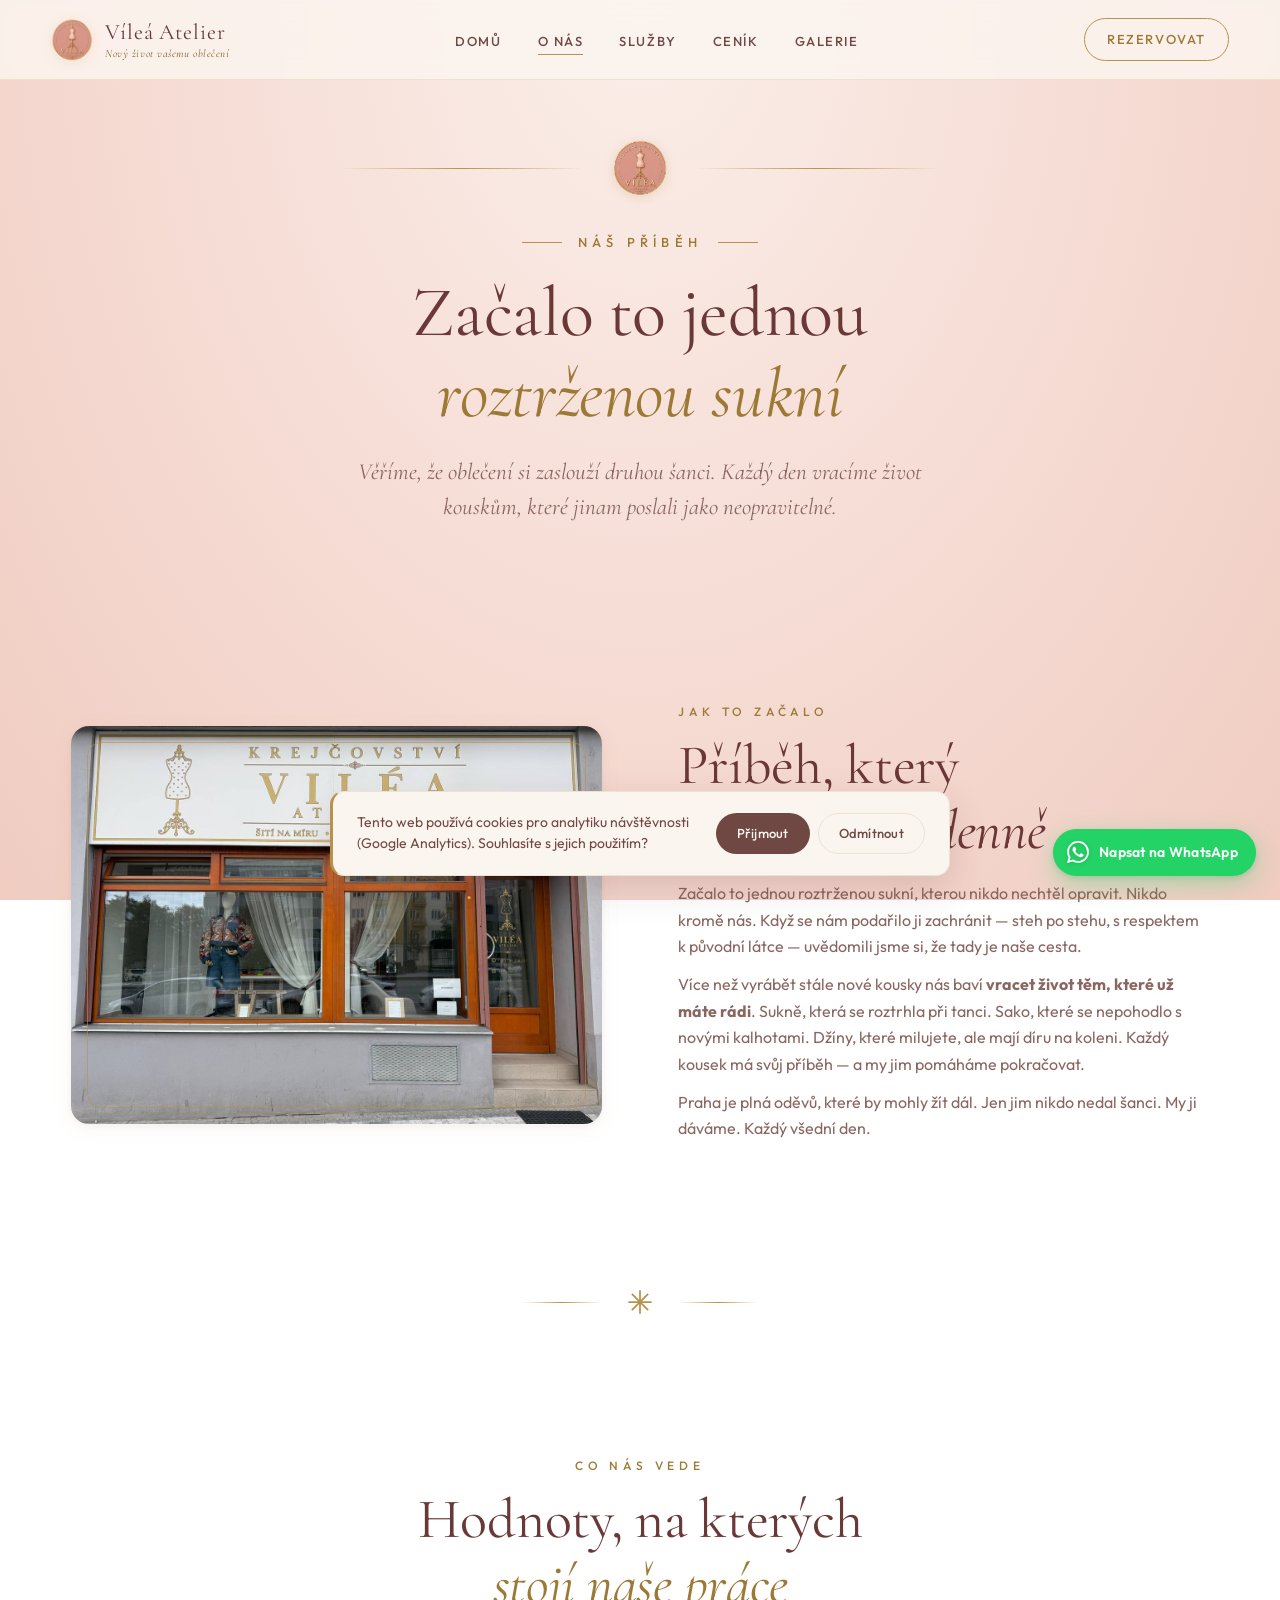
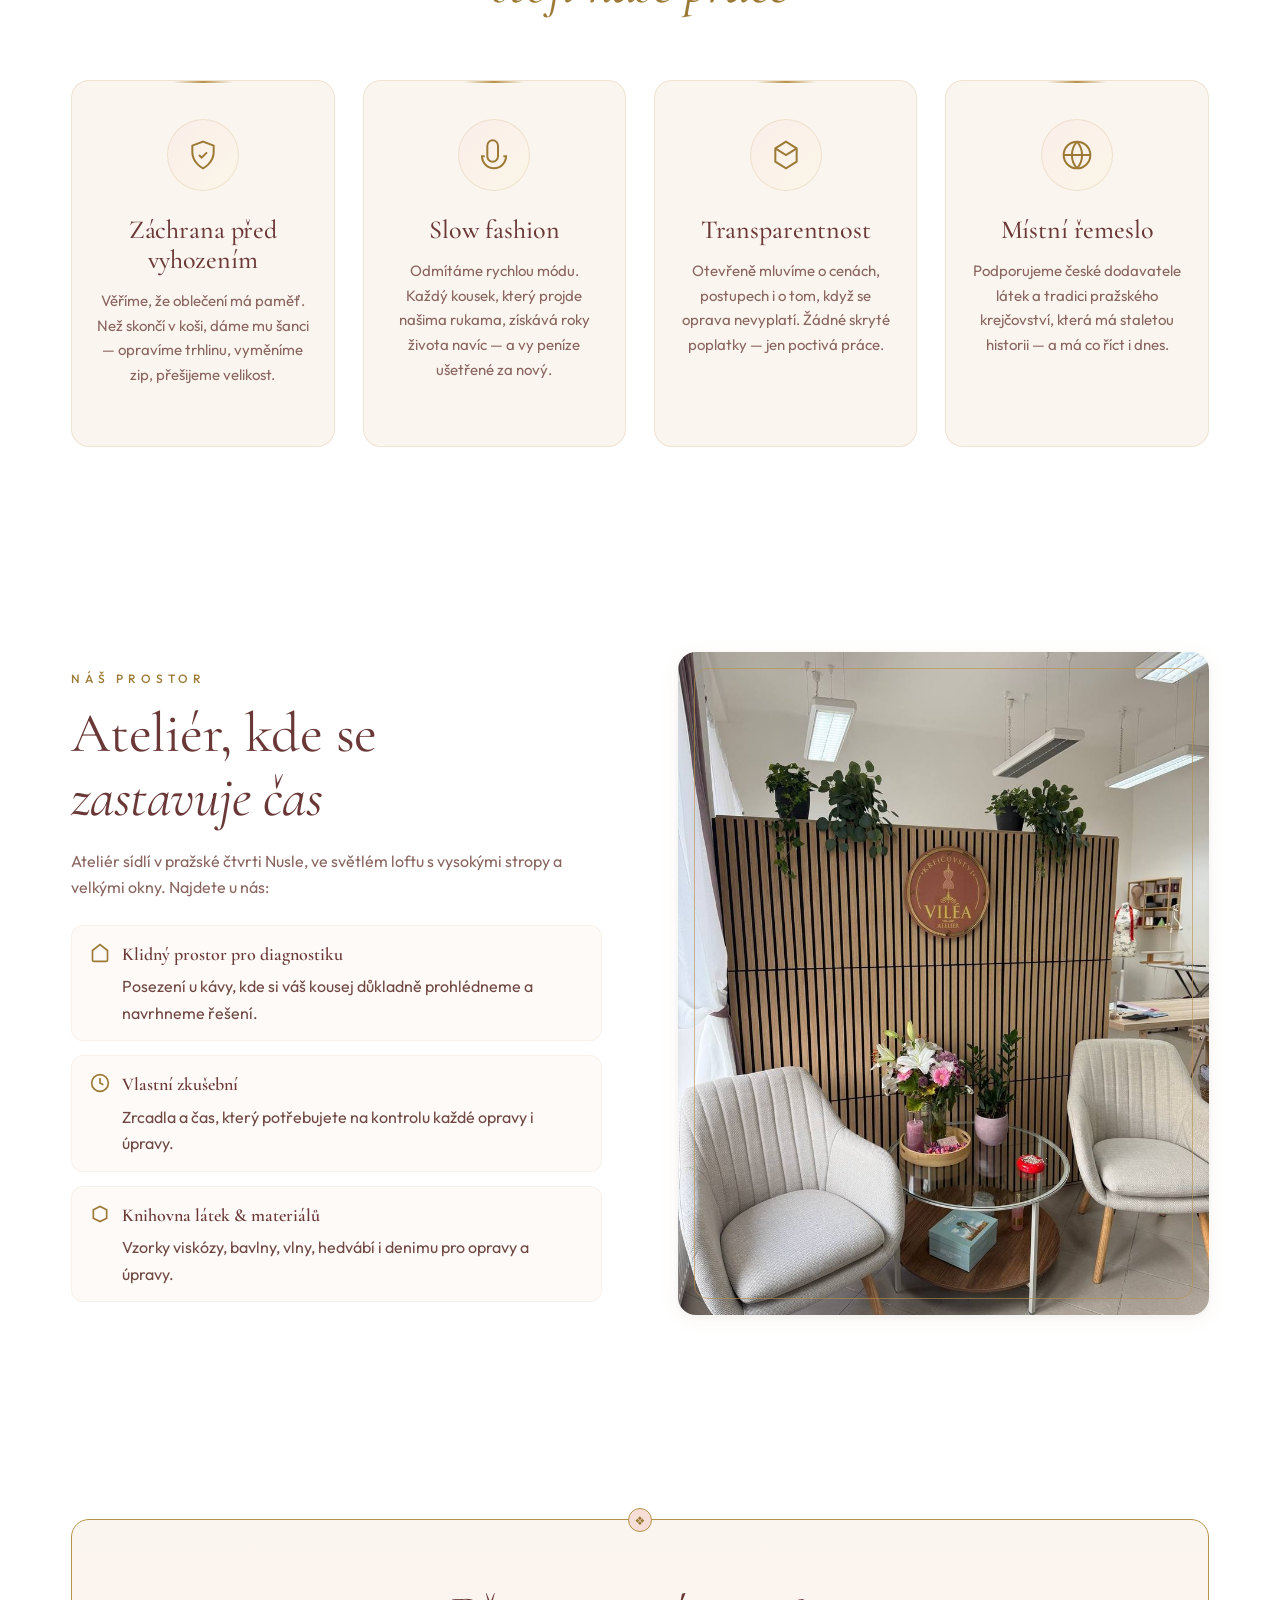
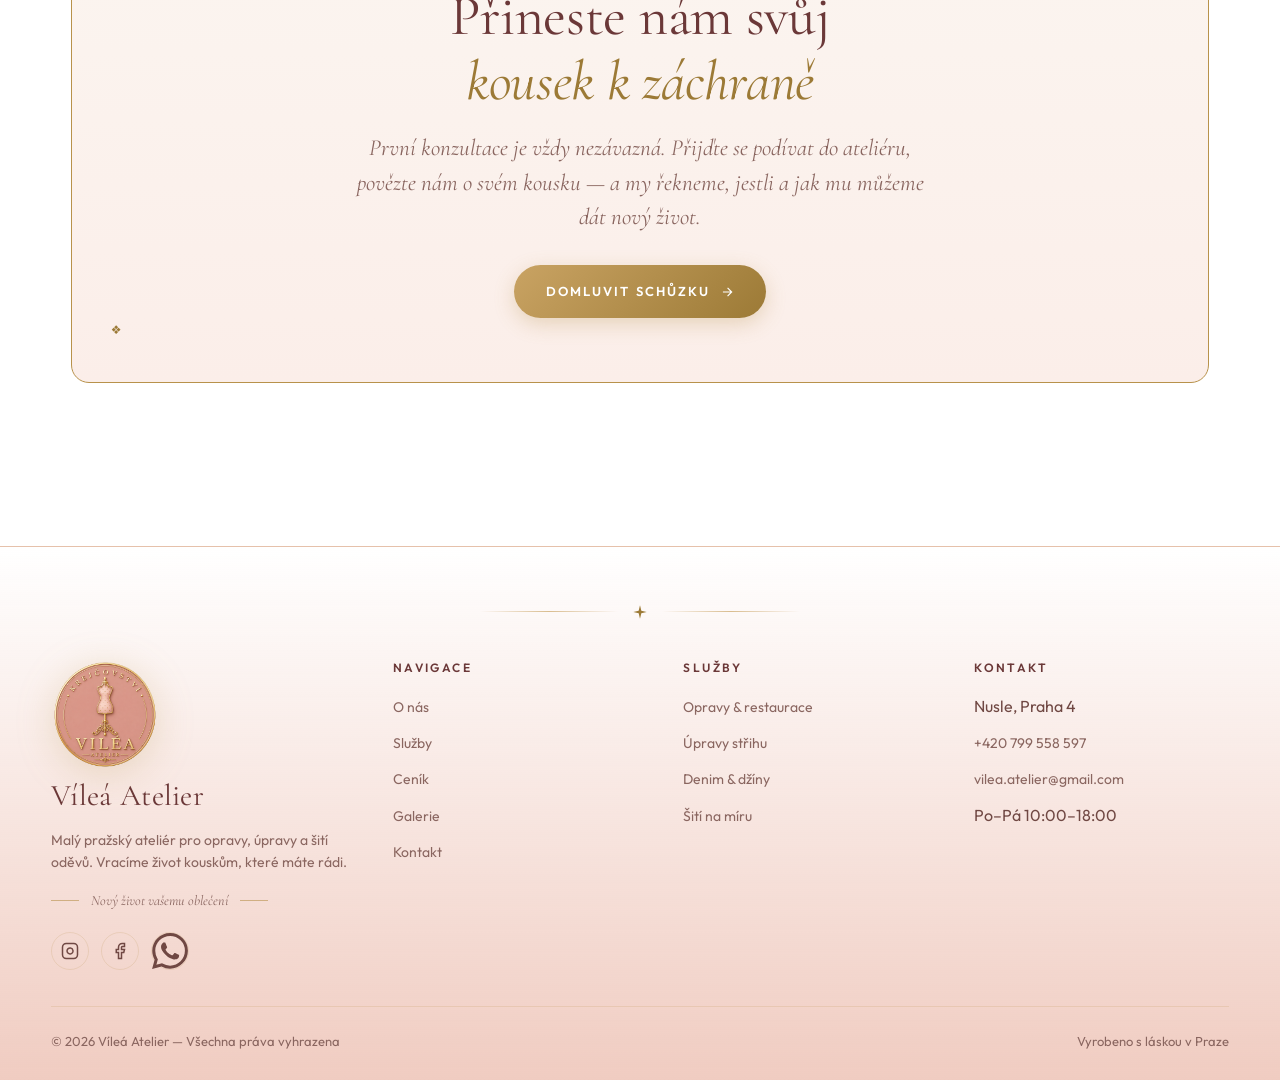
<file: o-nas.html>
<!DOCTYPE html>
<html lang="cs">
<head>
<meta charset="UTF-8" />
<meta name="viewport" content="width=device-width, initial-scale=1.0" />
<title>O nás — Víleá Atelier | Příběh pražského krejčovského ateliéru</title>
<meta name="description" content="Příběh krejčovského ateliéru VÍLEÁ v Praze 4 — Nusle. Věříme, že oblečení si zaslouží druhou šanci. Opravy, úpravy a šití na míru s láskou k řemeslu." />
<link rel="icon" type="image/png" href="assets/img/favicon.png" />
<link rel="preconnect" href="https://fonts.googleapis.com">
<link rel="preconnect" href="https://fonts.gstatic.com" crossorigin>
<link href="https://fonts.googleapis.com/css2?family=Cormorant+Garamond:ital,wght@0,400;0,500;0,600;0,700;1,400;1,500;1,600&family=Outfit:wght@300;400;500;600;700&display=swap" rel="stylesheet">
<!-- Open Graph / Twitter Card -->
    <meta property="og:type" content="article" />
    <meta property="og:url" content="https://vilea.store/o-nas.html" />
    <meta property="og:title" content="O nás — Víleá Atelier | Pražský krejčovský ateliér" />
    <meta property="og:description" content="Příběh ateliéru Víleá — věříme, že oblečení si zaslouží druhou šanci. Opravujeme, upravujeme, vracíme život." />
    <meta property="og:image" content="https://vilea.store/assets/img/og-banner.jpg" />
    <meta property="og:image:width" content="1200" />
    <meta property="og:image:height" content="630" />
    <meta property="og:site_name" content="Víleá Atelier" />
    <meta property="og:locale" content="cs_CZ" />
    <meta name="twitter:card" content="summary_large_image" />
    <meta name="twitter:title" content="O nás — Víleá Atelier | Pražský krejčovský ateliér" />
    <meta name="twitter:description" content="Příběh ateliéru Víleá — věříme, že oblečení si zaslouží druhou šanci. Opravujeme, upravujeme, vracíme život." />
    <meta name="twitter:image" content="https://vilea.store/assets/img/og-banner.jpg" />
    <link rel="apple-touch-icon" href="assets/img/favicon.png" />
    <link rel="canonical" href="https://vilea.store/o-nas.html" />

        <meta name="keywords" content="o ateliéru, příběh krejčovství, krejčovství Praha 4, slow fashion Praha, tradice krejčovství, Nusle, Praha 4, Nusle, Vyšehrad, Pankrác, Podolí, Braník, Hodkovičky, Vršovice, Vinohrady, Karlín, Žižkov, Michle" />
    <meta name="robots" content="index,follow,max-image-preview:large" />
    <meta name="author" content="Víleá Atelier" />
    <meta name="geo.region" content="CZ-10" />
    <meta name="geo.placename" content="Praha" />
    <meta name="geo.position" content="50.0656;14.4379" />
    <meta name="ICBM" content="50.0656, 14.4379" />
    <meta name="theme-color" content="#F5DCD2" />
    <link rel="alternate" hreflang="cs" href="https://vilea.store/o-nas.html" />
    <link rel="alternate" hreflang="x-default" href="https://vilea.store/o-nas.html" />
<link rel="stylesheet" href="assets/style.css" />
<script type="application/ld+json">
{
  "@context": "https://schema.org",
  "@type": "BreadcrumbList",
  "itemListElement": [
    {"@type": "ListItem", "position": 1, "name": "Domů", "item": "https://vilea.store/"},
    {"@type": "ListItem", "position": 2, "name": "O nás", "item": "https://vilea.store/o-nas.html"}
  ]
}
</script></head>
<body>

<nav class="nav">
  <a href="index.html" class="nav__logo">
    <img class="nav__logo-mark" src="assets/img/logo-mark-web.png" alt="Logo značky Krejčovství VÍLEÁ Atelier">
    <span class="nav__logo-text">
      <span class="nav__logo-name">Víleá Atelier</span>
      <span class="nav__logo-tag">Nový život vašemu oblečení</span>
    </span>
  </a>
  <ul class="nav__links">
    <li><a href="index.html">Domů</a></li>
    <li><a href="o-nas.html" class="active">O nás</a></li>
    <li><a href="sluzby.html">Služby</a></li>
    <li><a href="cenik.html">Ceník</a></li>
    <li><a href="galerie.html">Galerie</a></li>
  </ul>
  <a href="kontakt.html" class="nav__cta">Rezervovat</a>
  <button class="nav__burger" aria-label="Menu"><span></span><span></span><span></span></button>
</nav>

<!-- ===== Page Hero ===== -->
<header class="page-hero">
  <div class="brand-stripe reveal">
    <img class="brand-stripe__icon" src="assets/img/logo-mark-web.png" alt="Logo značky Krejčovství VÍLEÁ Atelier">
  </div>
  <span class="hero__eyebrow reveal reveal--delay-1">Náš příběh</span>
  <h1 class="reveal reveal--delay-2">Začalo to jednou<br><em>roztrženou sukní</em></h1>
  <p class="lead reveal reveal--delay-3">Věříme, že oblečení si zaslouží druhou šanci. Každý den vracíme život kouskům, které jinam poslali jako neopravitelné.</p>
</header>

<!-- ===== Story ===== -->
<section class="section">
  <div class="container">
    <div class="split">
      <div class="split__media split__media--decor reveal" style="aspect-ratio: 4/3; max-height: 540px;">
        <img src="assets/img/o-nas-storefront.jpg" alt="Pohled na výlohu a vstup ateliéru VÍLEÁ — Nuselská ulice, Praha 4 Nusle" style="object-position: center 35%;" />
      </div>
      <div class="split__content reveal reveal--delay-1">
        <span class="section-head__eyebrow">Jak to začalo</span>
        <h2>Příběh, který<br><em>schraňujeme denně</em></h2>
        <p>Začalo to jednou roztrženou sukní, kterou nikdo nechtěl opravit. Nikdo kromě nás. Když se nám podařilo ji zachránit — steh po stehu, s respektem k původní látce — uvědomili jsme si, že tady je naše cesta.</p>
        <p>Více než vyrábět stále nové kousky nás baví <strong>vracet život těm, které už máte rádi</strong>. Sukně, která se roztrhla při tanci. Sako, které se nepohodlo s novými kalhotami. Džíny, které milujete, ale mají díru na koleni. Každý kousek má svůj příběh — a my jim pomáháme pokračovat.</p>
        <p>Praha je plná oděvů, které by mohly žít dál. Jen jim nikdo nedal šanci. My ji dáváme. Každý všední den.</p>
      </div>
    </div>
  </div>
</section>

<div class="divider">
  <svg viewBox="0 0 24 24" fill="none" stroke="currentColor" stroke-width="1.5"><path d="M12 2v20M2 12h20M5 5l14 14M19 5L5 19"/></svg>
</div>

<!-- ===== Values ===== -->
<section class="section">
  <div class="container">
    <div class="section-head reveal">
      <span class="section-head__eyebrow">Co nás vede</span>
      <h2>Hodnoty, na kterých<br><em>stojí naše práce</em></h2>
    </div>
    <div class="services-grid">
      <article class="service-card reveal">
        <div class="service-card__icon">
          <svg viewBox="0 0 24 24" fill="none" stroke="currentColor" stroke-width="1.5"><path d="M12 22s8-4 8-12V5l-8-3-8 3v5c0 8 8 12 8 12z"/><path d="m9 12 2 2 4-4"/></svg>
        </div>
        <h3>Záchrana před vyhozením</h3>
        <p>Věříme, že oblečení má paměť. Než skončí v koši, dáme mu šanci — opravíme trhlinu, vyměníme zip, přešijeme velikost.</p>
      </article>
      <article class="service-card reveal reveal--delay-1">
        <div class="service-card__icon">
          <svg viewBox="0 0 24 24" fill="none" stroke="currentColor" stroke-width="1.5"><path d="M11 17a4 4 0 0 1-4-4V5a4 4 0 0 1 8 0v8a4 4 0 0 1-4 4M5 13H3a9 9 0 0 0 18 0h-2"/></svg>
        </div>
        <h3>Slow fashion</h3>
        <p>Odmítáme rychlou módu. Každý kousek, který projde našima rukama, získává roky života navíc — a vy peníze ušetřené za nový.</p>
      </article>
      <article class="service-card reveal reveal--delay-2">
        <div class="service-card__icon">
          <svg viewBox="0 0 24 24" fill="none" stroke="currentColor" stroke-width="1.5"><path d="M12 2 4 7v10l8 5 8-5V7l-8-5z"/><path d="m4 7 8 5 8-5"/></svg>
        </div>
        <h3>Transparentnost</h3>
        <p>Otevřeně mluvíme o cenách, postupech i o tom, když se oprava nevyplatí. Žádné skryté poplatky — jen poctivá práce.</p>
      </article>
      <article class="service-card reveal reveal--delay-3">
        <div class="service-card__icon">
          <svg viewBox="0 0 24 24" fill="none" stroke="currentColor" stroke-width="1.5"><circle cx="12" cy="12" r="10"/><path d="M2 12h20M12 2a15 15 0 0 1 0 20M12 2a15 15 0 0 0 0 20"/></svg>
        </div>
        <h3>Místní řemeslo</h3>
        <p>Podporujeme české dodavatele látek a tradici pražského krejčovství, která má staletou historii — a má co říct i dnes.</p>
      </article>
    </div>
  </div>
</section>

<!-- ===== Atelier interior ===== -->
<section class="section">
  <div class="container">
    <div class="split split--reverse">
      <div class="split__media split__media--decor reveal">
        <img src="assets/img/o-nas-1.jpg" alt="Posezení s křesly v ateliéru VÍLEÁ — dřevěná stěna s logem Krejčovství, květiny a domácí atmosféra" />
      </div>
      <div class="split__content reveal reveal--delay-1">
        <span class="section-head__eyebrow">Náš prostor</span>
        <h2>Ateliér, kde se<br><em>zastavuje čas</em></h2>
        <p>Ateliér sídlí v pražské čtvrti Nusle, ve světlém loftu s vysokými stropy a velkými okny. Najdete u nás:</p>
        <ul class="values" style="margin-top: 24px;">
          <li>
            <svg width="20" height="20" viewBox="0 0 24 24" fill="none" stroke="currentColor" stroke-width="2"><path d="M3 9 12 2l9 7v11a2 2 0 0 1-2 2H5a2 2 0 0 1-2-2z"/></svg>
            <div><strong>Klidný prostor pro diagnostiku</strong>Posezení u kávy, kde si váš kousej důkladně prohlédneme a navrhneme řešení.</div>
          </li>
          <li>
            <svg width="20" height="20" viewBox="0 0 24 24" fill="none" stroke="currentColor" stroke-width="2"><circle cx="12" cy="12" r="10"/><path d="M12 6v6l4 2"/></svg>
            <div><strong>Vlastní zkušební</strong>Zrcadla a čas, který potřebujete na kontrolu každé opravy i úpravy.</div>
          </li>
          <li>
            <svg width="20" height="20" viewBox="0 0 24 24" fill="none" stroke="currentColor" stroke-width="2"><path d="M20 7 12 3 4 7v10l8 4 8-4V7z"/></svg>
            <div><strong>Knihovna látek &amp; materiálů</strong>Vzorky viskózy, bavlny, vlny, hedvábí i denimu pro opravy a úpravy.</div>
          </li>
        </ul>
      </div>
    </div>
  </div>
</section>

<!-- ===== CTA ===== -->
<section class="section">
  <div class="container">
    <div class="framed reveal" style="text-align:center; padding: 64px 32px;">
      <h2 style="margin-bottom: 18px;">Přineste nám svůj<br><em style="font-style:italic;color:var(--gold-600)">kousek k záchraně</em></h2>
      <p class="lead" style="max-width: 580px; margin: 0 auto 30px;">První konzultace je vždy nezávazná. Přijďte se podívat do ateliéru, povězte nám o svém kousku — a my řekneme, jestli a jak mu můžeme dát nový život.</p>
      <a href="kontakt.html" class="btn btn--primary">
        Domluvit schůzku
        <svg width="14" height="14" viewBox="0 0 24 24" fill="none" stroke="currentColor" stroke-width="2"><path d="M5 12h14M13 5l7 7-7 7"/></svg>
      </a>
    </div>
  </div>
</section>

<footer class="footer">
  <div class="footer__ornament">
    <svg class="footer__ornament-icon" viewBox="0 0 24 24" fill="currentColor"><path d="M12 2 L14 10 L22 12 L14 14 L12 22 L10 14 L2 12 L10 10 Z"/></svg>
  </div>
  <div class="footer__top">
    <div class="footer__brand">
      <div class="footer__logo">
        <img src="assets/img/logo-mark-web.png" alt="Logo značky Krejčovství VÍLEÁ Atelier" />
        <span class="footer__logo-name">Víleá Atelier</span>
      </div>
      <p>Malý pražský ateliér pro opravy, úpravy a šití oděvů. Vracíme život kouskům, které máte rádi.</p>
      <p class="footer__tagline">Nový život vašemu oblečení</p>
      <div class="footer__social">
        <a href="https://www.instagram.com/vilea.atelier" target="_blank" rel="noopener noreferrer" aria-label="Instagram"><svg width="18" height="18" viewBox="0 0 24 24" fill="none" stroke="currentColor" stroke-width="2"><rect x="2" y="2" width="20" height="20" rx="5"/><path d="M16 11.37A4 4 0 1 1 12.63 8 4 4 0 0 1 16 11.37zM17.5 6.5h.01"/></svg></a>
        <a href="https://www.facebook.com/share/19ng7usNfz/?mibextid=wwXIfr" target="_blank" rel="noopener noreferrer" aria-label="Facebook"><svg width="18" height="18" viewBox="0 0 24 24" fill="none" stroke="currentColor" stroke-width="2"><path d="M18 2h-3a5 5 0 0 0-5 5v3H7v4h3v8h4v-8h3l1-4h-4V7a1 1 0 0 1 1-1h3z"/></svg></a>
      <a href="https://wa.me/420799558597?text=Dobrý den, rád/a bych se zeptal/a na krejčovské služby." target="_blank" rel="noopener noreferrer" aria-label="WhatsApp" class="wa-link">
          <svg viewBox="0 0 24 24" fill="currentColor"><path d="M17.472 14.382c-.297-.149-1.758-.867-2.03-.967-.273-.099-.471-.148-.67.15-.197.297-.767.966-.94 1.164-.173.199-.347.223-.644.075-.297-.15-1.255-.463-2.39-1.475-.883-.788-1.48-1.761-1.653-2.059-.173-.297-.018-.458.13-.606.134-.133.298-.347.446-.52.149-.174.198-.298.298-.497.099-.198.05-.371-.025-.52-.075-.149-.669-1.612-.916-2.207-.242-.579-.487-.5-.669-.51-.173-.008-.371-.01-.57-.01-.198 0-.52.074-.792.372-.272.297-1.04 1.016-1.04 2.479 0 1.462 1.065 2.875 1.213 3.074.149.198 2.096 3.2 5.077 4.487.709.306 1.262.489 1.694.625.712.227 1.36.195 1.871.118.571-.085 1.758-.719 2.006-1.413.248-.694.248-1.289.173-1.413-.074-.124-.272-.198-.57-.347m-5.421 7.403h-.004a9.87 9.87 0 0 1-5.031-1.378l-.361-.214-3.741.982.998-3.648-.235-.374a9.86 9.86 0 0 1-1.51-5.26c.001-5.45 4.436-9.884 9.888-9.884 2.64 0 5.122 1.03 6.988 2.898a9.825 9.825 0 0 1 2.893 6.994c-.003 5.45-4.437 9.884-9.885 9.884m8.413-18.297A11.815 11.815 0 0 0 12.05 0C5.495 0 .16 5.335.157 11.892c0 2.096.547 4.142 1.588 5.945L.057 24l6.305-1.654a11.882 11.882 0 0 0 5.683 1.448h.005c6.554 0 11.89-5.335 11.893-11.893a11.821 11.821 0 0 0-3.48-8.413z"/></svg>
        </a>
        </div>
    </div>
    <div>
      <h4>Navigace</h4>
      <ul>
        <li><a href="o-nas.html">O nás</a></li>
        <li><a href="sluzby.html">Služby</a></li>
        <li><a href="cenik.html">Ceník</a></li>
        <li><a href="galerie.html">Galerie</a></li>
        <li><a href="kontakt.html">Kontakt</a></li>
      </ul>
    </div>
    <div>
      <h4>Služby</h4>
      <ul>
        <li><a href="sluzby.html#opravy">Opravy &amp; restaurace</a></li>
        <li><a href="sluzby.html#úpravy">Úpravy střihu</a></li>
        <li><a href="sluzby.html#denim">Denim &amp; džíny</a></li>
        <li><a href="sluzby.html#sití">Šití na míru</a></li>
      </ul>
    </div>
    <div>
      <h4>Kontakt</h4>
      <ul>
        <li>Nusle, Praha 4</li>
        <li><a href="tel:+420799558597">+420 799 558 597</a></li>
        <li><a href="mailto:vilea.atelier@gmail.com">vilea.atelier@gmail.com</a></li>
        <li>Po–Pá 10:00–18:00</li>
      </ul>
    </div>
  </div>
  <div class="footer__bottom">
    <span>© 2026 Víleá Atelier — Všechna práva vyhrazena</span>
    <span>Vyrobeno s láskou v Praze</span>
  </div>
</footer>

<a class="wa-float" href="https://wa.me/420799558597?text=Dobrý den, rád/a bych se zeptal/a na krejčovské služby." target="_blank" rel="noopener noreferrer" aria-label="Napsat na WhatsApp">
  <svg viewBox="0 0 24 24" fill="currentColor"><path d="M17.472 14.382c-.297-.149-1.758-.867-2.03-.967-.273-.099-.471-.148-.67.15-.197.297-.767.966-.94 1.164-.173.199-.347.223-.644.075-.297-.15-1.255-.463-2.39-1.475-.883-.788-1.48-1.761-1.653-2.059-.173-.297-.018-.458.13-.606.134-.133.298-.347.446-.52.149-.174.198-.298.298-.497.099-.198.05-.371-.025-.52-.075-.149-.669-1.612-.916-2.207-.242-.579-.487-.5-.669-.51-.173-.008-.371-.01-.57-.01-.198 0-.52.074-.792.372-.272.297-1.04 1.016-1.04 2.479 0 1.462 1.065 2.875 1.213 3.074.149.198 2.096 3.2 5.077 4.487.709.306 1.262.489 1.694.625.712.227 1.36.195 1.871.118.571-.085 1.758-.719 2.006-1.413.248-.694.248-1.289.173-1.413-.074-.124-.272-.198-.57-.347m-5.421 7.403h-.004a9.87 9.87 0 0 1-5.031-1.378l-.361-.214-3.741.982.998-3.648-.235-.374a9.86 9.86 0 0 1-1.51-5.26c.001-5.45 4.436-9.884 9.888-9.884 2.64 0 5.122 1.03 6.988 2.898a9.825 9.825 0 0 1 2.893 6.994c-.003 5.45-4.437 9.884-9.885 9.884m8.413-18.297A11.815 11.815 0 0 0 12.05 0C5.495 0 .16 5.335.157 11.892c0 2.096.547 4.142 1.588 5.945L.057 24l6.305-1.654a11.882 11.882 0 0 0 5.683 1.448h.005c6.554 0 11.89-5.335 11.893-11.893a11.821 11.821 0 0 0-3.48-8.413z"/></svg>
  <span class="wa-float__label">Napsat na WhatsApp</span>
</a>

<script src="assets/script.js"></script>


<!-- ===== Cookie banner ===== -->
<div id="cookie-banner" class="cookie-banner" hidden role="dialog" aria-label="Souhlas s cookies" aria-live="polite">
  <div class="cookie-banner__content">
    <p>Tento web používá cookies pro analytiku návštěvnosti (Google Analytics). Souhlasíte s jejich použitím?</p>
    <div class="cookie-banner__actions">
      <button id="cookie-accept" class="cookie-banner__btn cookie-banner__btn--accept" type="button">Přijmout</button>
      <button id="cookie-reject" class="cookie-banner__btn cookie-banner__btn--reject" type="button">Odmítnout</button>
    </div>
  </div>
</div>
<script src="assets/cookie-consent.js" defer></script>

</body>
</html>
</file>
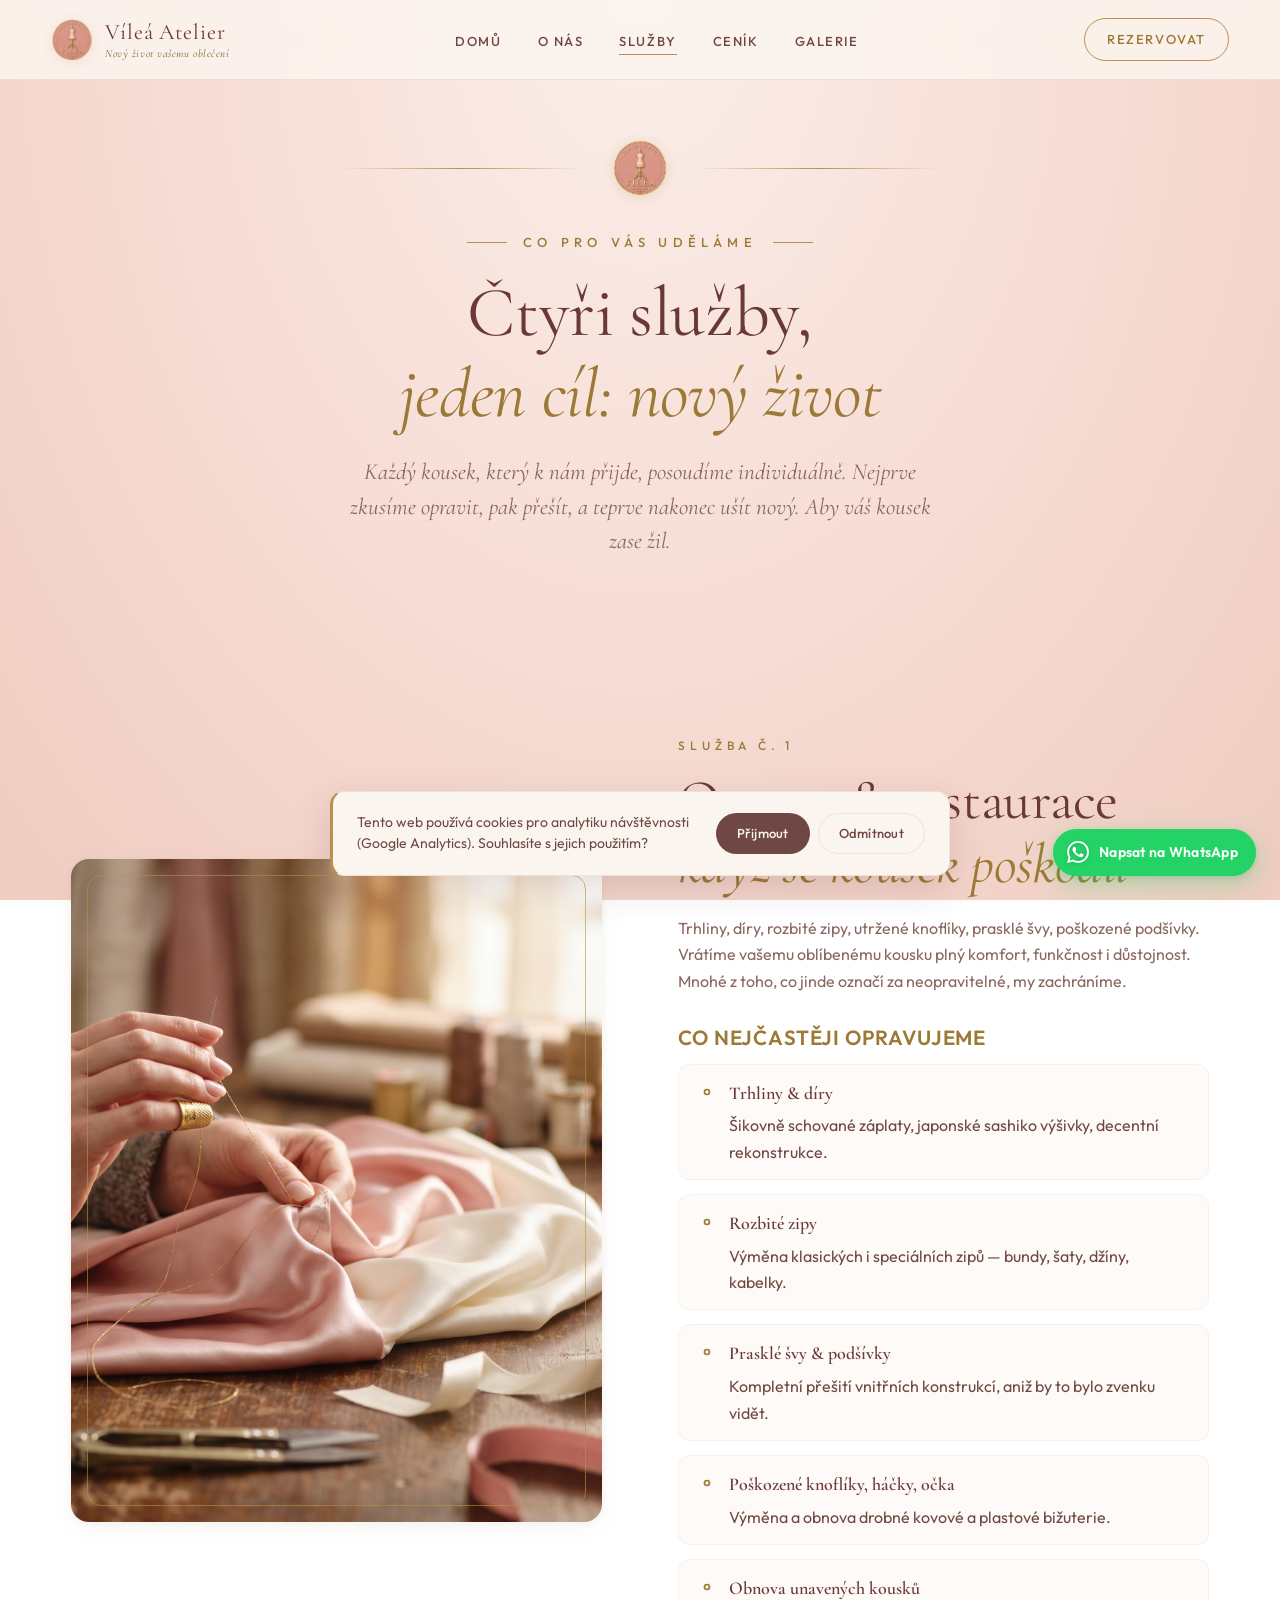
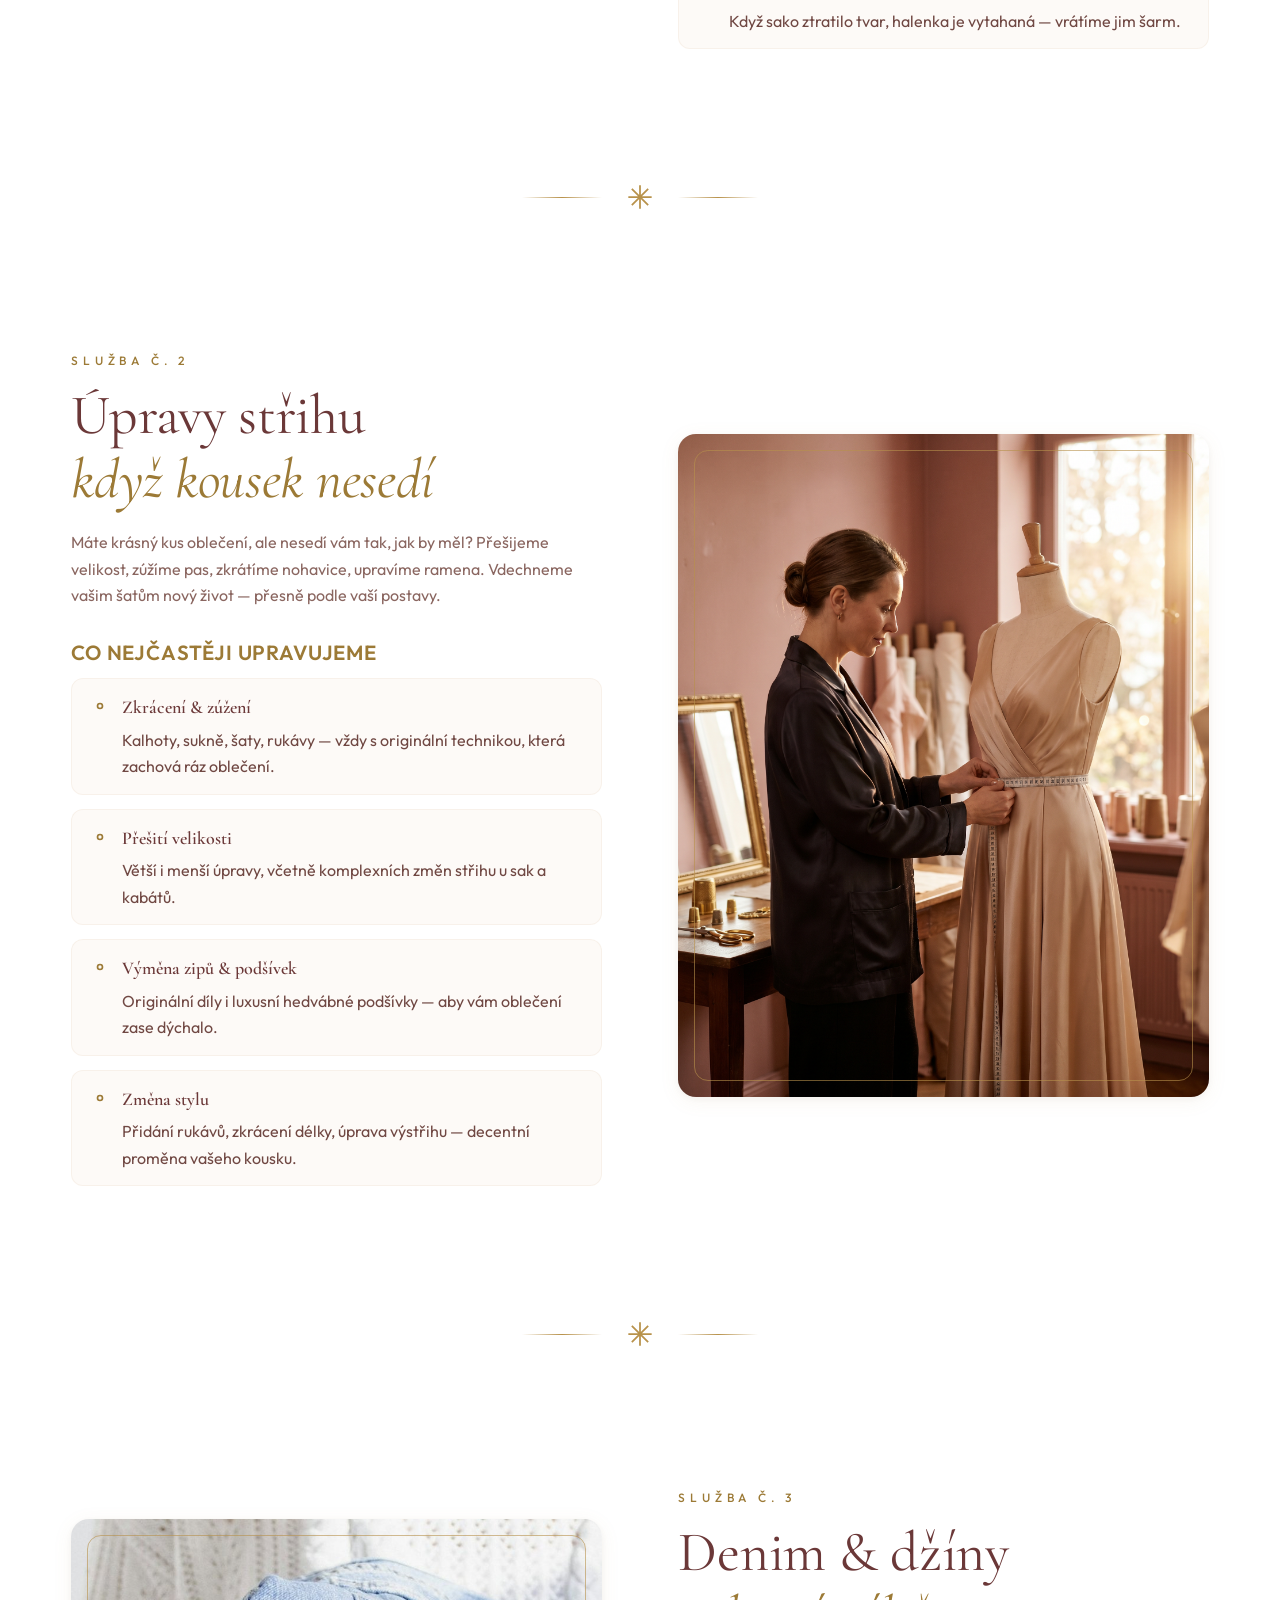
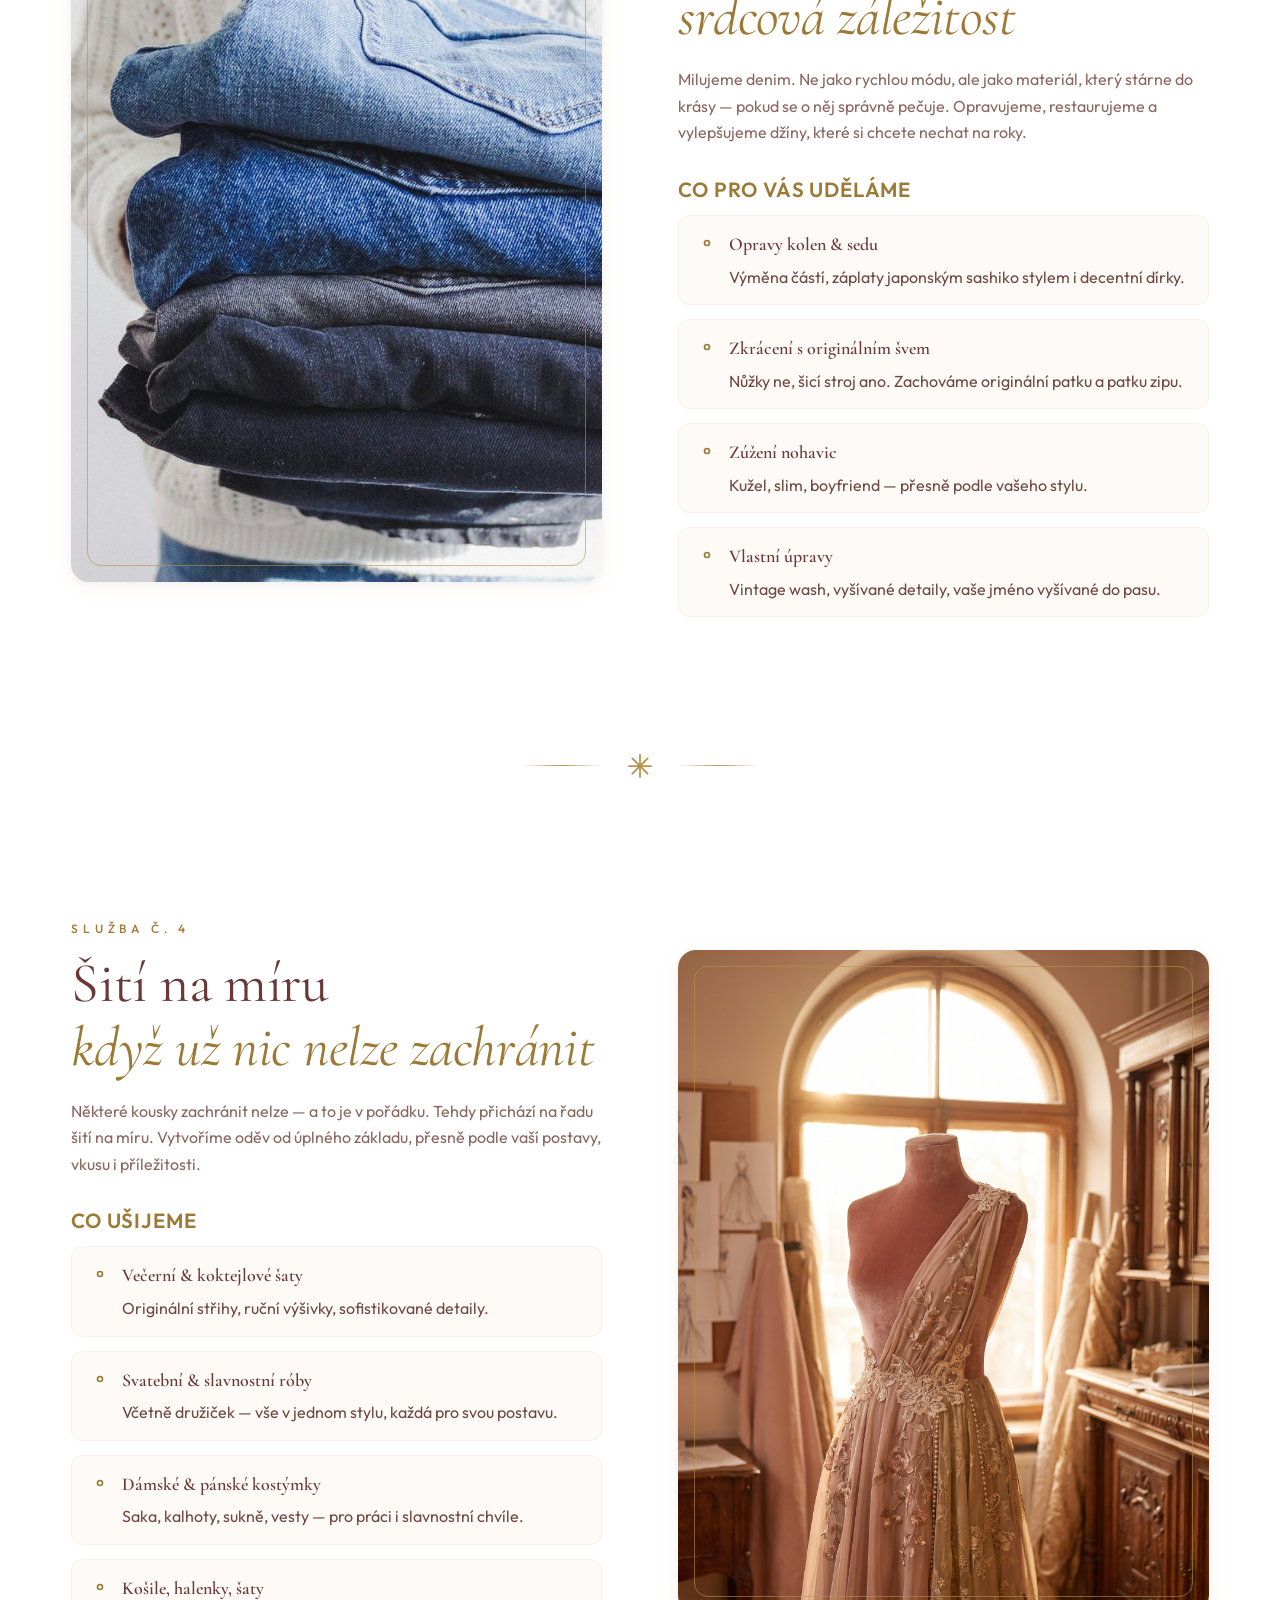
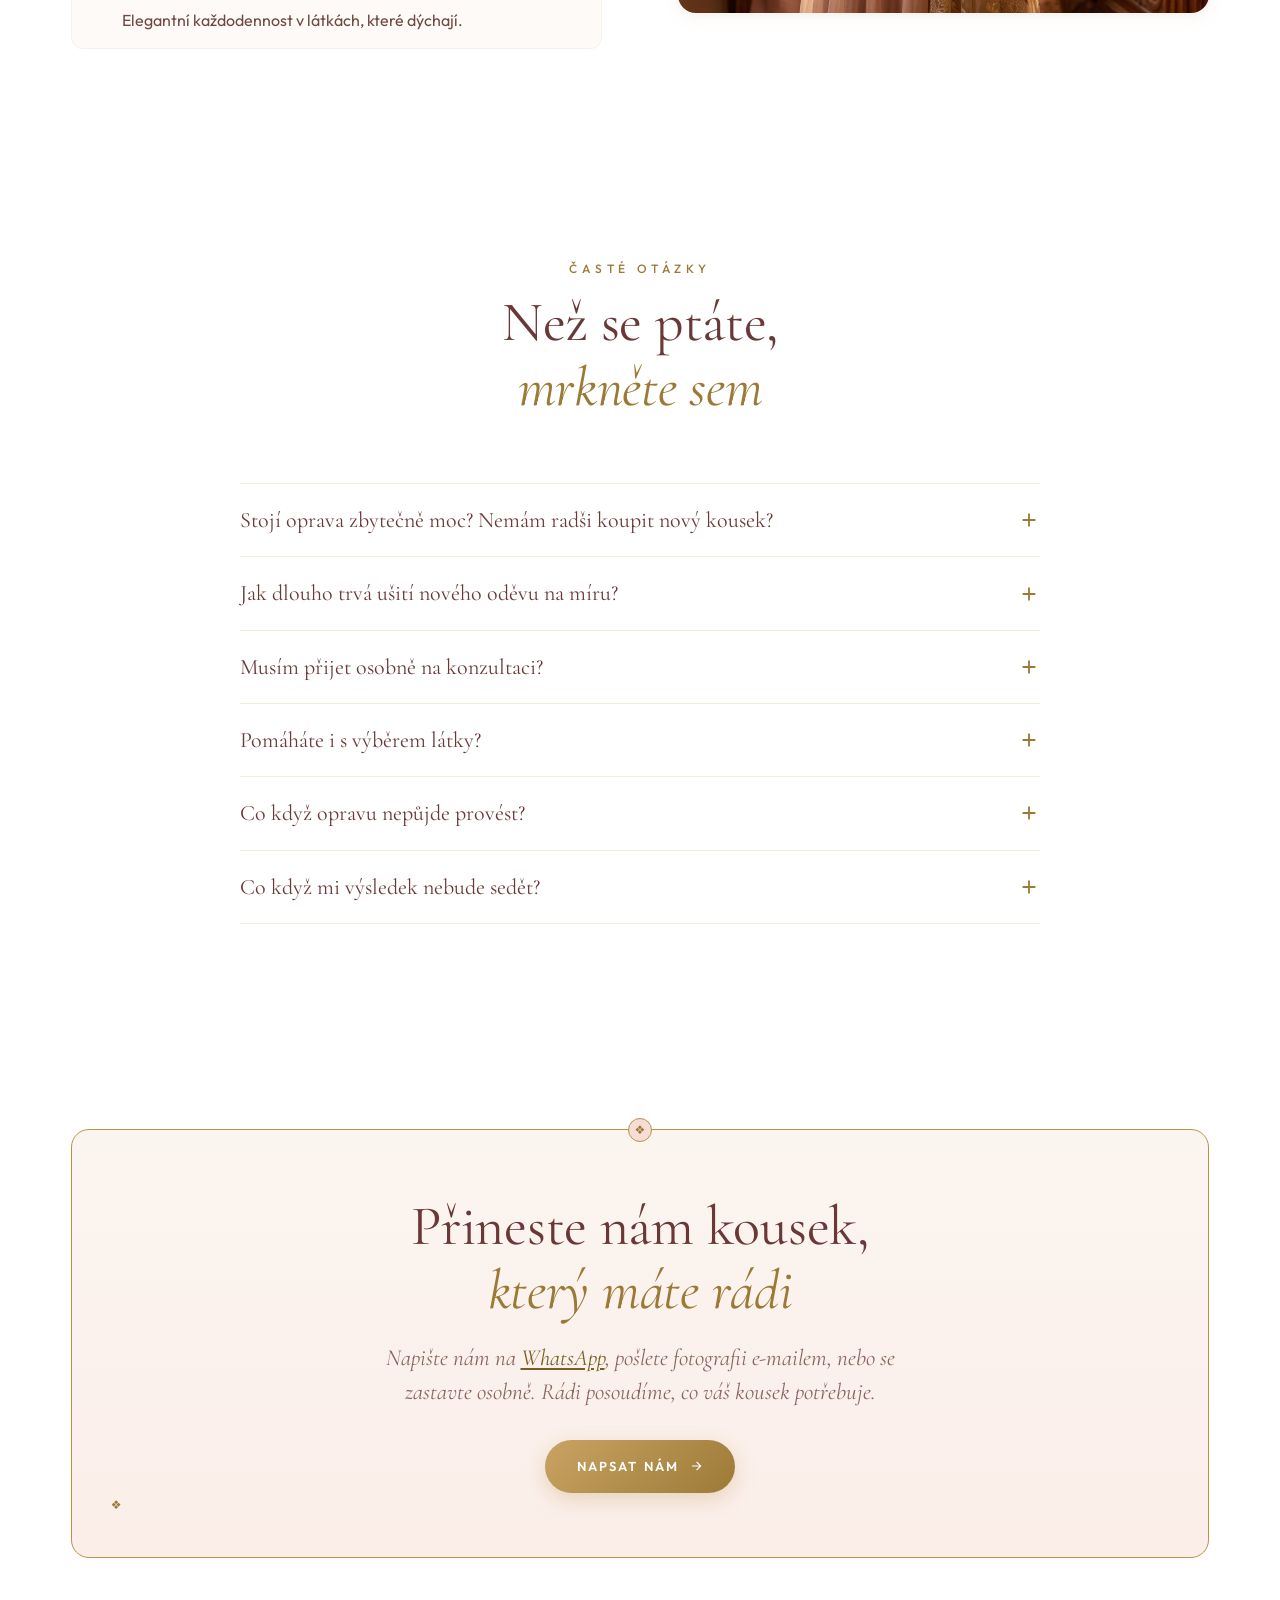
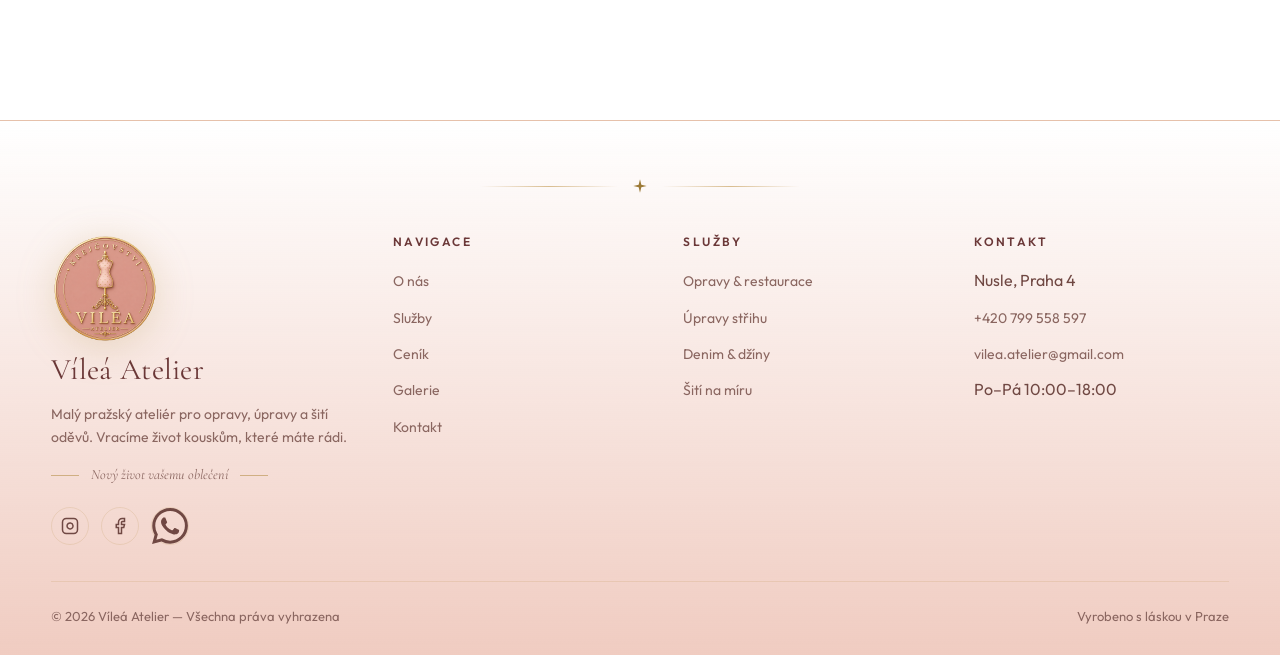
<file: sluzby.html>
<!DOCTYPE html>
<html lang="cs">
<head>
<meta charset="UTF-8" />
<meta name="viewport" content="width=device-width, initial-scale=1.0" />
<title>Služby — Víleá Atelier | Opravy, úpravy, restaurování oděvů Praha</title>
<meta name="description" content="Služby krejčovského ateliéru VÍLEÁ Praha — opravy a restaurování oděvů, úpravy střihu, opravy džínů a kožených bund, péče o denim a šití na míru. Konzultace v ateliéru Praha 4 — Nusle." />
<link rel="icon" type="image/png" href="assets/img/favicon.png" />
<link rel="preconnect" href="https://fonts.googleapis.com">
<link rel="preconnect" href="https://fonts.gstatic.com" crossorigin>
<link href="https://fonts.googleapis.com/css2?family=Cormorant+Garamond:ital,wght@0,400;0,500;0,600;0,700;1,400;1,500;1,600&family=Outfit:wght@300;400;500;600;700&display=swap" rel="stylesheet">
<!-- Open Graph / Twitter Card -->
    <meta property="og:type" content="website" />
    <meta property="og:url" content="https://vilea.store/sluzby.html" />
    <meta property="og:title" content="Služby — Víleá Atelier | Opravy, úpravy, denim, šití na míru" />
    <meta property="og:description" content="Opravy a restaurace oděvů, úpravy střihu, péče o denim, šití na míru. Vracíme život vašemu oblečení v Praze." />
    <meta property="og:image" content="https://vilea.store/assets/img/og-banner.jpg" />
    <meta property="og:image:width" content="1200" />
    <meta property="og:image:height" content="630" />
    <meta property="og:site_name" content="Víleá Atelier" />
    <meta property="og:locale" content="cs_CZ" />
    <meta name="twitter:card" content="summary_large_image" />
    <meta name="twitter:title" content="Služby — Víleá Atelier | Opravy, úpravy, denim, šití na míru" />
    <meta name="twitter:description" content="Opravy a restaurace oděvů, úpravy střihu, péče o denim, šití na míru. Vracíme život vašemu oblečení v Praze." />
    <meta name="twitter:image" content="https://vilea.store/assets/img/og-banner.jpg" />
    <link rel="apple-touch-icon" href="assets/img/favicon.png" />
    <link rel="canonical" href="https://vilea.store/sluzby.html" />

        <meta name="keywords" content="opravy oděvů Praha, úpravy střihu Praha, opravy džínů Praha, opravy kožených bund Praha, opravy kožených kalhot Praha, restaurování oděvů, šití na míru Praha, zakázkové šití, denim opravy, sashiko Praha, krejčovství Praha 4, Nusle, Praha 4, Nusle, Vyšehrad, Pankrác, Podolí, Braník, Hodkovičky, Vršovice, Vinohrady, Karlín, Žižkov, Michle" />
    <meta name="robots" content="index,follow,max-image-preview:large" />
    <meta name="author" content="Víleá Atelier" />
    <meta name="geo.region" content="CZ-10" />
    <meta name="geo.placename" content="Praha" />
    <meta name="geo.position" content="50.0656;14.4379" />
    <meta name="ICBM" content="50.0656, 14.4379" />
    <meta name="theme-color" content="#F5DCD2" />
    <link rel="alternate" hreflang="cs" href="https://vilea.store/sluzby.html" />
    <link rel="alternate" hreflang="x-default" href="https://vilea.store/sluzby.html" />
<link rel="stylesheet" href="assets/style.css" />
<script type="application/ld+json">
{
  "@context": "https://schema.org",
  "@type": "FAQPage",
  "mainEntity": [
    {"@type": "Question", "name": "Stojí oprava zbytečně moc? Nemám radši koupit nový kousek?", "acceptedAnswer": {"@type": "Answer", "text": "Téměř vždy vyjde oprava levněji než nový kousek — a navíc máte ten svůj, který znáte. Řekneme vám dopředu, jestli se oprava vyplatí, nikdy netáhneme zákazníky do ztrát."}},
    {"@type": "Question", "name": "Jak dlouho trvá ušití nového oděvu na míru?", "acceptedAnswer": {"@type": "Answer", "text": "Jednoduché šaty či halenka 3–4 týdny, svatební šaty či složitý kostýmek 6–10 týdnů. Opravy a úpravy jsou obvykle hotové do 5–10 pracovních dní."}},
    {"@type": "Question", "name": "Musím přijet osobně na konzultaci?", "acceptedAnswer": {"@type": "Answer", "text": "U oprav a úprav stačí poslat fotografii e-mailem či přes messenger a my navrhneme řešení i cenu. U šití na míru ideálně ano, ale umíme vést úvodní konzultaci i online."}},
    {"@type": "Question", "name": "Co když opravu nepůjde provést?", "acceptedAnswer": {"@type": "Answer", "text": "Řekneme vám to rovnou. Pokud kousek nelze zachránit, navrhneme alternativu — přešití, restaurování, nebo ušití nového."}}
  ]
}
</script></head>
<body>

<nav class="nav">
  <a href="index.html" class="nav__logo">
    <img class="nav__logo-mark" src="assets/img/logo-mark-web.png" alt="Logo značky Krejčovství VÍLEÁ Atelier">
    <span class="nav__logo-text">
      <span class="nav__logo-name">Víleá Atelier</span>
      <span class="nav__logo-tag">Nový život vašemu oblečení</span>
    </span>
  </a>
  <ul class="nav__links">
    <li><a href="index.html">Domů</a></li>
    <li><a href="o-nas.html">O nás</a></li>
    <li><a href="sluzby.html" class="active">Služby</a></li>
    <li><a href="cenik.html">Ceník</a></li>
    <li><a href="galerie.html">Galerie</a></li>
  </ul>
  <a href="kontakt.html" class="nav__cta">Rezervovat</a>
  <button class="nav__burger" aria-label="Menu"><span></span><span></span><span></span></button>
</nav>

<header class="page-hero">
  <div class="brand-stripe reveal">
    <img class="brand-stripe__icon" src="assets/img/logo-mark-web.png" alt="Logo značky Krejčovství VÍLEÁ Atelier">
  </div>
  <span class="hero__eyebrow reveal reveal--delay-1">Co pro vás uděláme</span>
  <h1 class="reveal reveal--delay-2">Čtyři služby,<br><em>jeden cíl: nový život</em></h1>
  <p class="lead reveal reveal--delay-3">Každý kousek, který k nám přijde, posoudíme individuálně. Nejprve zkusíme opravit, pak přešít, a teprve nakonec ušít nový. Aby váš kousek zase žil.</p>
</header>

<!-- ===== Opravy ===== -->
<section class="section" id="opravy">
  <div class="container">
    <div class="split">
      <div class="split__media split__media--decor reveal">
        <img src="assets/img/sewing-detail.jpg" alt="Detail ruční opravy oděvu v krejčovském ateliéru Víleá Praha" />
      </div>
      <div class="split__content reveal reveal--delay-1">
        <span class="section-head__eyebrow">Služba č. 1</span>
        <h2>Opravy &amp; restaurace<br><em style="font-style:italic;color:var(--gold-600)">když se kousek poškodil</em></h2>
        <p>Trhliny, díry, rozbité zipy, utržené knoflíky, prasklé švy, poškozené podšívky. Vrátíme vašemu oblíbenému kousku plný komfort, funkčnost i důstojnost. Mnohé z toho, co jinde označí za neopravitelné, my zachráníme.</p>
        <h4>Co nejčastěji opravujeme</h4>
        <ul class="values">
          <li>
            <svg width="20" height="20" viewBox="0 0 24 24" fill="none" stroke="currentColor" stroke-width="2"><circle cx="12" cy="12" r="3"/></svg>
            <div><strong>Trhliny &amp; díry</strong>Šikovně schované záplaty, japonské sashiko výšivky, decentní rekonstrukce.</div>
          </li>
          <li>
            <svg width="20" height="20" viewBox="0 0 24 24" fill="none" stroke="currentColor" stroke-width="2"><circle cx="12" cy="12" r="3"/></svg>
            <div><strong>Rozbité zipy</strong>Výměna klasických i speciálních zipů — bundy, šaty, džíny, kabelky.</div>
          </li>
          <li>
            <svg width="20" height="20" viewBox="0 0 24 24" fill="none" stroke="currentColor" stroke-width="2"><circle cx="12" cy="12" r="3"/></svg>
            <div><strong>Prasklé švy &amp; podšívky</strong>Kompletní přešití vnitřních konstrukcí, aniž by to bylo zvenku vidět.</div>
          </li>
          <li>
            <svg width="20" height="20" viewBox="0 0 24 24" fill="none" stroke="currentColor" stroke-width="2"><circle cx="12" cy="12" r="3"/></svg>
            <div><strong>Poškozené knoflíky, háčky, očka</strong>Výměna a obnova drobné kovové a plastové bižuterie.</div>
          </li>
          <li>
            <svg width="20" height="20" viewBox="0 0 24 24" fill="none" stroke="currentColor" stroke-width="2"><circle cx="12" cy="12" r="3"/></svg>
            <div><strong>Obnova unavených kousků</strong>Když sako ztratilo tvar, halenka je vytahaná — vrátíme jim šarm.</div>
          </li>
        </ul>
      </div>
    </div>
  </div>
</section>

<div class="divider">
  <svg viewBox="0 0 24 24" fill="none" stroke="currentColor" stroke-width="1.5"><path d="M12 2v20M2 12h20M5 5l14 14M19 5L5 19"/></svg>
</div>

<!-- ===== Úpravy ===== -->
<section class="section" id="úpravy">
  <div class="container">
    <div class="split split--reverse">
      <div class="split__media split__media--decor reveal">
        <img src="assets/img/measuring.jpg" alt="Krejčová měří zákaznici — úpravy střihu oděvů v ateliéru Víleá" />
      </div>
      <div class="split__content reveal reveal--delay-1">
        <span class="section-head__eyebrow">Služba č. 2</span>
        <h2>Úpravy střihu<br><em style="font-style:italic;color:var(--gold-600)">když kousek nesedí</em></h2>
        <p>Máte krásný kus oblečení, ale nesedí vám tak, jak by měl? Přešijeme velikost, zúžíme pas, zkrátíme nohavice, upravíme ramena. Vdechneme vašim šatům nový život — přesně podle vaší postavy.</p>
        <h4>Co nejčastěji upravujeme</h4>
        <ul class="values">
          <li>
            <svg width="20" height="20" viewBox="0 0 24 24" fill="none" stroke="currentColor" stroke-width="2"><circle cx="12" cy="12" r="3"/></svg>
            <div><strong>Zkrácení &amp; zúžení</strong>Kalhoty, sukně, šaty, rukávy — vždy s originální technikou, která zachová ráz oblečení.</div>
          </li>
          <li>
            <svg width="20" height="20" viewBox="0 0 24 24" fill="none" stroke="currentColor" stroke-width="2"><circle cx="12" cy="12" r="3"/></svg>
            <div><strong>Přešití velikosti</strong>Větší i menší úpravy, včetně komplexních změn střihu u sak a kabátů.</div>
          </li>
          <li>
            <svg width="20" height="20" viewBox="0 0 24 24" fill="none" stroke="currentColor" stroke-width="2"><circle cx="12" cy="12" r="3"/></svg>
            <div><strong>Výměna zipů &amp; podšívek</strong>Originální díly i luxusní hedvábné podšívky — aby vám oblečení zase dýchalo.</div>
          </li>
          <li>
            <svg width="20" height="20" viewBox="0 0 24 24" fill="none" stroke="currentColor" stroke-width="2"><circle cx="12" cy="12" r="3"/></svg>
            <div><strong>Změna stylu</strong>Přidání rukávů, zkrácení délky, úprava výstřihu — decentní proměna vašeho kousku.</div>
          </li>
        </ul>
      </div>
    </div>
  </div>
</section>

<div class="divider">
  <svg viewBox="0 0 24 24" fill="none" stroke="currentColor" stroke-width="1.5"><path d="M12 2v20M2 12h20M5 5l14 14M19 5L5 19"/></svg>
</div>

<!-- ===== Denim ===== -->
<section class="section" id="denim">
  <div class="container">
    <div class="split">
      <div class="split__media split__media--decor reveal">
        <img src="assets/img/services-denim.jpg" alt="Denimové džíny v ateliéru Víleá — opravy, úpravy a restaurování denimového oblečení" />
      </div>
      <div class="split__content reveal reveal--delay-1">
        <span class="section-head__eyebrow">Služba č. 3</span>
        <h2>Denim &amp; džíny<br><em style="font-style:italic;color:var(--gold-600)">srdcová záležitost</em></h2>
        <p>Milujeme denim. Ne jako rychlou módu, ale jako materiál, který stárne do krásy — pokud se o něj správně pečuje. Opravujeme, restaurujeme a vylepšujeme džíny, které si chcete nechat na roky.</p>
        <h4>Co pro vás uděláme</h4>
        <ul class="values">
          <li>
            <svg width="20" height="20" viewBox="0 0 24 24" fill="none" stroke="currentColor" stroke-width="2"><circle cx="12" cy="12" r="3"/></svg>
            <div><strong>Opravy kolen &amp; sedu</strong>Výměna částí, záplaty japonským sashiko stylem i decentní dírky.</div>
          </li>
          <li>
            <svg width="20" height="20" viewBox="0 0 24 24" fill="none" stroke="currentColor" stroke-width="2"><circle cx="12" cy="12" r="3"/></svg>
            <div><strong>Zkrácení s originálním švem</strong>Nůžky ne, šicí stroj ano. Zachováme originální patku a patku zipu.</div>
          </li>
          <li>
            <svg width="20" height="20" viewBox="0 0 24 24" fill="none" stroke="currentColor" stroke-width="2"><circle cx="12" cy="12" r="3"/></svg>
            <div><strong>Zúžení nohavic</strong>Kužel, slim, boyfriend — přesně podle vašeho stylu.</div>
          </li>
          <li>
            <svg width="20" height="20" viewBox="0 0 24 24" fill="none" stroke="currentColor" stroke-width="2"><circle cx="12" cy="12" r="3"/></svg>
            <div><strong>Vlastní úpravy</strong>Vintage wash, vyšívané detaily, vaše jméno vyšívané do pasu.</div>
          </li>
        </ul>
      </div>
    </div>
  </div>
</section>

<div class="divider">
  <svg viewBox="0 0 24 24" fill="none" stroke="currentColor" stroke-width="1.5"><path d="M12 2v20M2 12h20M5 5l14 14M19 5L5 19"/></svg>
</div>

<!-- ===== Šití na míru ===== -->
<section class="section" id="sití">
  <div class="container">
    <div class="split split--reverse">
      <div class="split__media split__media--decor reveal">
        <img src="assets/img/dress-form.jpg" alt="Šaty na krejčovské panně v ateliéru Víleá — zakázkové šití na míru" />
      </div>
      <div class="split__content reveal reveal--delay-1">
        <span class="section-head__eyebrow">Služba č. 4</span>
        <h2>Šití na míru<br><em style="font-style:italic;color:var(--gold-600)">když už nic nelze zachránit</em></h2>
        <p>Některé kousky zachránit nelze — a to je v pořádku. Tehdy přichází na řadu šití na míru. Vytvoříme oděv od úplného základu, přesně podle vaší postavy, vkusu i příležitosti.</p>
        <h4>Co ušijeme</h4>
        <ul class="values">
          <li>
            <svg width="20" height="20" viewBox="0 0 24 24" fill="none" stroke="currentColor" stroke-width="2"><circle cx="12" cy="12" r="3"/></svg>
            <div><strong>Večerní &amp; koktejlové šaty</strong>Originální střihy, ruční výšivky, sofistikované detaily.</div>
          </li>
          <li>
            <svg width="20" height="20" viewBox="0 0 24 24" fill="none" stroke="currentColor" stroke-width="2"><circle cx="12" cy="12" r="3"/></svg>
            <div><strong>Svatební &amp; slavnostní róby</strong>Včetně družiček — vše v jednom stylu, každá pro svou postavu.</div>
          </li>
          <li>
            <svg width="20" height="20" viewBox="0 0 24 24" fill="none" stroke="currentColor" stroke-width="2"><circle cx="12" cy="12" r="3"/></svg>
            <div><strong>Dámské &amp; pánské kostýmky</strong>Saka, kalhoty, sukně, vesty — pro práci i slavnostní chvíle.</div>
          </li>
          <li>
            <svg width="20" height="20" viewBox="0 0 24 24" fill="none" stroke="currentColor" stroke-width="2"><circle cx="12" cy="12" r="3"/></svg>
            <div><strong>Košile, halenky, šaty</strong>Elegantní každodennost v látkách, které dýchají.</div>
          </li>
        </ul>
      </div>
    </div>
  </div>
</section>

<!-- ===== FAQ ===== -->
<section class="section">
  <div class="container">
    <div class="section-head reveal">
      <span class="section-head__eyebrow">Časté otázky</span>
      <h2>Než se ptáte,<br><em>mrkněte sem</em></h2>
    </div>
    <div class="faq">
      <div class="faq__item reveal">
        <button class="faq__q">Stojí oprava zbytečně moc? Nemám radši koupit nový kousek?
          <svg width="22" height="22" viewBox="0 0 24 24" fill="none" stroke="currentColor" stroke-width="2"><path d="M12 5v14M5 12h14"/></svg>
        </button>
        <div class="faq__a">Téměř vždy vyjde oprava levněji než nový kousek — a navíc máte ten svůj, který znáte. Řekneme vám dopředu, jestli se oprava vyplatí, nikdy netáhneme zákazníky do ztrát.</div>
      </div>
      <div class="faq__item reveal">
        <button class="faq__q">Jak dlouho trvá ušití nového oděvu na míru?
          <svg width="22" height="22" viewBox="0 0 24 24" fill="none" stroke="currentColor" stroke-width="2"><path d="M12 5v14M5 12h14"/></svg>
        </button>
        <div class="faq__a">Jednoduché šaty či halenka 3–4 týdny, svatební šaty či složitý kostýmek 6–10 týdnů. Opravy a úpravy jsou obvykle hotové do 5–10 pracovních dní.</div>
      </div>
      <div class="faq__item reveal">
        <button class="faq__q">Musím přijet osobně na konzultaci?
          <svg width="22" height="22" viewBox="0 0 24 24" fill="none" stroke="currentColor" stroke-width="2"><path d="M12 5v14M5 12h14"/></svg>
        </button>
        <div class="faq__a">U oprav a úprav stačí poslat fotografii e-mailem či přes messenger a my navrhneme řešení i cenu. U šití na míru ideálně ano, ale umíme vést úvodní konzultaci i online.</div>
      </div>
      <div class="faq__item reveal">
        <button class="faq__q">Pomáháte i s výběrem látky?
          <svg width="22" height="22" viewBox="0 0 24 24" fill="none" stroke="currentColor" stroke-width="2"><path d="M12 5v14M5 12h14"/></svg>
        </button>
        <div class="faq__a">Ano a moc rádi. V ateliéru máme rozsáhlou knihovnu vzorků — od bavlny po hedvábí. Doporučíme vhodnou strukturu, gramáž i barvu.</div>
      </div>
      <div class="faq__item reveal">
        <button class="faq__q">Co když opravu nepůjde provést?
          <svg width="22" height="22" viewBox="0 0 24 24" fill="none" stroke="currentColor" stroke-width="2"><path d="M12 5v14M5 12h14"/></svg>
        </button>
        <div class="faq__a">Řekneme vám to rovnou. Pokud kousek nelze zachránit, navrhneme alternativu — přešití, restaurování, nebo ušití nového. Budete vždy vědět, na čem jste.</div>
      </div>
      <div class="faq__item reveal">
        <button class="faq__q">Co když mi výsledek nebude sedět?
          <svg width="22" height="22" viewBox="0 0 24 24" fill="none" stroke="currentColor" stroke-width="2"><path d="M12 5v14M5 12h14"/></svg>
        </button>
        <div class="faq__a">To nechceme ani my. Proto jsou součástí procesu zkoušky. Pokud by přesto něco nesedělo, drobné úpravy děláme zdarma — vždy se domluvíme.</div>
      </div>
    </div>
  </div>
</section>

<!-- ===== CTA ===== -->
<section class="section">
  <div class="container">
    <div class="framed reveal" style="text-align:center; padding: 64px 32px;">
      <h2 style="margin-bottom: 18px;">Přineste nám kousek,<br><em style="font-style:italic;color:var(--gold-600)">který máte rádi</em></h2>
      <p class="lead" style="max-width: 580px; margin: 0 auto 30px;">Napište nám na <a href="https://wa.me/420799558597?text=Dobr%C3%BD%20den" target="_blank" rel="noopener noreferrer" style="color: var(--gold-700); text-decoration: underline; text-underline-offset: 3px;">WhatsApp</a>, pošlete fotografii e-mailem, nebo se zastavte osobně. Rádi posoudíme, co váš kousek potřebuje.</p>
      <a href="kontakt.html" class="btn btn--primary">
        Napsat nám
        <svg width="14" height="14" viewBox="0 0 24 24" fill="none" stroke="currentColor" stroke-width="2"><path d="M5 12h14M13 5l7 7-7 7"/></svg>
      </a>
    </div>
  </div>
</section>

<footer class="footer">
  <div class="footer__ornament">
    <svg class="footer__ornament-icon" viewBox="0 0 24 24" fill="currentColor"><path d="M12 2 L14 10 L22 12 L14 14 L12 22 L10 14 L2 12 L10 10 Z"/></svg>
  </div>
  <div class="footer__top">
    <div class="footer__brand">
      <div class="footer__logo">
        <img src="assets/img/logo-mark-web.png" alt="Logo značky Krejčovství VÍLEÁ Atelier" />
        <span class="footer__logo-name">Víleá Atelier</span>
      </div>
      <p>Malý pražský ateliér pro opravy, úpravy a šití oděvů. Vracíme život kouskům, které máte rádi.</p>
      <p class="footer__tagline">Nový život vašemu oblečení</p>
      <div class="footer__social">
        <a href="https://www.instagram.com/vilea.atelier" target="_blank" rel="noopener noreferrer" aria-label="Instagram"><svg width="18" height="18" viewBox="0 0 24 24" fill="none" stroke="currentColor" stroke-width="2"><rect x="2" y="2" width="20" height="20" rx="5"/><path d="M16 11.37A4 4 0 1 1 12.63 8 4 4 0 0 1 16 11.37zM17.5 6.5h.01"/></svg></a>
        <a href="https://www.facebook.com/share/19ng7usNfz/?mibextid=wwXIfr" target="_blank" rel="noopener noreferrer" aria-label="Facebook"><svg width="18" height="18" viewBox="0 0 24 24" fill="none" stroke="currentColor" stroke-width="2"><path d="M18 2h-3a5 5 0 0 0-5 5v3H7v4h3v8h4v-8h3l1-4h-4V7a1 1 0 0 1 1-1h3z"/></svg></a>
      <a href="https://wa.me/420799558597?text=Dobrý den, rád/a bych se zeptal/a na krejčovské služby." target="_blank" rel="noopener noreferrer" aria-label="WhatsApp" class="wa-link">
          <svg viewBox="0 0 24 24" fill="currentColor"><path d="M17.472 14.382c-.297-.149-1.758-.867-2.03-.967-.273-.099-.471-.148-.67.15-.197.297-.767.966-.94 1.164-.173.199-.347.223-.644.075-.297-.15-1.255-.463-2.39-1.475-.883-.788-1.48-1.761-1.653-2.059-.173-.297-.018-.458.13-.606.134-.133.298-.347.446-.52.149-.174.198-.298.298-.497.099-.198.05-.371-.025-.52-.075-.149-.669-1.612-.916-2.207-.242-.579-.487-.5-.669-.51-.173-.008-.371-.01-.57-.01-.198 0-.52.074-.792.372-.272.297-1.04 1.016-1.04 2.479 0 1.462 1.065 2.875 1.213 3.074.149.198 2.096 3.2 5.077 4.487.709.306 1.262.489 1.694.625.712.227 1.36.195 1.871.118.571-.085 1.758-.719 2.006-1.413.248-.694.248-1.289.173-1.413-.074-.124-.272-.198-.57-.347m-5.421 7.403h-.004a9.87 9.87 0 0 1-5.031-1.378l-.361-.214-3.741.982.998-3.648-.235-.374a9.86 9.86 0 0 1-1.51-5.26c.001-5.45 4.436-9.884 9.888-9.884 2.64 0 5.122 1.03 6.988 2.898a9.825 9.825 0 0 1 2.893 6.994c-.003 5.45-4.437 9.884-9.885 9.884m8.413-18.297A11.815 11.815 0 0 0 12.05 0C5.495 0 .16 5.335.157 11.892c0 2.096.547 4.142 1.588 5.945L.057 24l6.305-1.654a11.882 11.882 0 0 0 5.683 1.448h.005c6.554 0 11.89-5.335 11.893-11.893a11.821 11.821 0 0 0-3.48-8.413z"/></svg>
        </a>
        </div>
    </div>
    <div>
      <h4>Navigace</h4>
      <ul>
        <li><a href="o-nas.html">O nás</a></li>
        <li><a href="sluzby.html">Služby</a></li>
        <li><a href="cenik.html">Ceník</a></li>
        <li><a href="galerie.html">Galerie</a></li>
        <li><a href="kontakt.html">Kontakt</a></li>
      </ul>
    </div>
    <div>
      <h4>Služby</h4>
      <ul>
        <li><a href="sluzby.html#opravy">Opravy &amp; restaurace</a></li>
        <li><a href="sluzby.html#úpravy">Úpravy střihu</a></li>
        <li><a href="sluzby.html#denim">Denim &amp; džíny</a></li>
        <li><a href="sluzby.html#sití">Šití na míru</a></li>
      </ul>
    </div>
    <div>
      <h4>Kontakt</h4>
      <ul>
        <li>Nusle, Praha 4</li>
        <li><a href="tel:+420799558597">+420 799 558 597</a></li>
        <li><a href="mailto:vilea.atelier@gmail.com">vilea.atelier@gmail.com</a></li>
        <li>Po–Pá 10:00–18:00</li>
      </ul>
    </div>
  </div>
  <div class="footer__bottom">
    <span>© 2026 Víleá Atelier — Všechna práva vyhrazena</span>
    <span>Vyrobeno s láskou v Praze</span>
  </div>
</footer>

<a class="wa-float" href="https://wa.me/420799558597?text=Dobrý den, rád/a bych se zeptal/a na krejčovské služby." target="_blank" rel="noopener noreferrer" aria-label="Napsat na WhatsApp">
  <svg viewBox="0 0 24 24" fill="currentColor"><path d="M17.472 14.382c-.297-.149-1.758-.867-2.03-.967-.273-.099-.471-.148-.67.15-.197.297-.767.966-.94 1.164-.173.199-.347.223-.644.075-.297-.15-1.255-.463-2.39-1.475-.883-.788-1.48-1.761-1.653-2.059-.173-.297-.018-.458.13-.606.134-.133.298-.347.446-.52.149-.174.198-.298.298-.497.099-.198.05-.371-.025-.52-.075-.149-.669-1.612-.916-2.207-.242-.579-.487-.5-.669-.51-.173-.008-.371-.01-.57-.01-.198 0-.52.074-.792.372-.272.297-1.04 1.016-1.04 2.479 0 1.462 1.065 2.875 1.213 3.074.149.198 2.096 3.2 5.077 4.487.709.306 1.262.489 1.694.625.712.227 1.36.195 1.871.118.571-.085 1.758-.719 2.006-1.413.248-.694.248-1.289.173-1.413-.074-.124-.272-.198-.57-.347m-5.421 7.403h-.004a9.87 9.87 0 0 1-5.031-1.378l-.361-.214-3.741.982.998-3.648-.235-.374a9.86 9.86 0 0 1-1.51-5.26c.001-5.45 4.436-9.884 9.888-9.884 2.64 0 5.122 1.03 6.988 2.898a9.825 9.825 0 0 1 2.893 6.994c-.003 5.45-4.437 9.884-9.885 9.884m8.413-18.297A11.815 11.815 0 0 0 12.05 0C5.495 0 .16 5.335.157 11.892c0 2.096.547 4.142 1.588 5.945L.057 24l6.305-1.654a11.882 11.882 0 0 0 5.683 1.448h.005c6.554 0 11.89-5.335 11.893-11.893a11.821 11.821 0 0 0-3.48-8.413z"/></svg>
  <span class="wa-float__label">Napsat na WhatsApp</span>
</a>

<script src="assets/script.js"></script>


<!-- ===== Cookie banner ===== -->
<div id="cookie-banner" class="cookie-banner" hidden role="dialog" aria-label="Souhlas s cookies" aria-live="polite">
  <div class="cookie-banner__content">
    <p>Tento web používá cookies pro analytiku návštěvnosti (Google Analytics). Souhlasíte s jejich použitím?</p>
    <div class="cookie-banner__actions">
      <button id="cookie-accept" class="cookie-banner__btn cookie-banner__btn--accept" type="button">Přijmout</button>
      <button id="cookie-reject" class="cookie-banner__btn cookie-banner__btn--reject" type="button">Odmítnout</button>
    </div>
  </div>
</div>
<script src="assets/cookie-consent.js" defer></script>

</body>
</html>
</file>
<file: assets/style.css>
/* =========================================================
   KREJČOVSTVÍ VÍLEÁ ATELIER — DESIGN SYSTEM
   Pink + Gold Couture Luxury Aesthetic
   ========================================================= */

:root {
  /* Rose palette */
  --rose-50:  #FBEEE9;
  --rose-100: #F6DDD5;
  --rose-200: #F0CCC1;
  --rose-300: #E6B3A4;
  --rose-400: #D49A88;
  --rose-500: #B97A66;

  /* Gold */
  --gold-50:  #FBF6E9;
  --gold-200: #E6CB95;
  --gold-400: #C9A363;
  --gold-500: #B8924B;
  --gold-600: #9C7A36;
  --gold-700: #7A5F25;

  /* Neutral */
  --ivory:    #FBF5F0;
  --cream:    #F7EFE8;
  --brown-950:#4A2723;
  --brown-900:#6B3838;
  --brown-700:#704843;
  --brown-500:#8A6660;
  --brown-300:#B89089;
  --line:     rgba(184, 146, 75, 0.18);
  --line-soft:rgba(184, 146, 75, 0.08);

  /* Typography */
  --font-serif: 'Cormorant Garamond', 'Playfair Display', 'Times New Roman', serif;
  --font-sans:  'Outfit', 'Montserrat', system-ui, sans-serif;

  /* Layout */
  --max-w: 1240px;
  --pad: clamp(20px, 4vw, 56px);
  --gap-section: clamp(60px, 8vw, 120px);
  --radius: 18px;
  --shadow-soft: 0 4px 20px rgba(184, 146, 75, 0.08), 0 2px 6px rgba(61, 44, 40, 0.04);
  --shadow-lift: 0 14px 40px rgba(184, 146, 75, 0.18), 0 4px 12px rgba(61, 44, 40, 0.06);
}

/* ========== Reset ========== */
*, *::before, *::after { box-sizing: border-box; }
* { margin: 0; padding: 0; }
html { scroll-behavior: smooth; -webkit-font-smoothing: antialiased; }
body {
  font-family: var(--font-sans);
  font-size: 16px;
  line-height: 1.65;
  color: var(--brown-700);
  background:
    radial-gradient(ellipse at top, var(--rose-50) 0%, var(--rose-100) 50%, var(--rose-200) 100%);
  min-height: 100vh;
  overflow-x: hidden;
  background-attachment: fixed;
}

img { max-width: 100%; display: block; }
a { color: inherit; text-decoration: none; transition: color .2s; }
a:hover { color: var(--gold-500); }
button, input, textarea, select { font: inherit; color: inherit; }

/* ========== Typography ========== */
h1, h2, h3, h4 {
  font-family: var(--font-serif);
  font-weight: 500;
  color: var(--brown-900);
  line-height: 1.15;
  letter-spacing: -0.005em;
}
h1 { font-size: clamp(40px, 6vw, 84px); font-weight: 400; }
h2 { font-size: clamp(32px, 4.4vw, 56px); font-weight: 400; }
h3 { font-size: clamp(22px, 2.4vw, 32px); }
h4 { font-size: clamp(18px, 1.6vw, 22px); font-weight: 600; font-family: var(--font-sans); letter-spacing: 0.04em; text-transform: uppercase; color: var(--gold-600); }

.lead {
  font-family: var(--font-serif);
  font-size: clamp(18px, 1.8vw, 24px);
  font-style: italic;
  color: var(--brown-500);
  line-height: 1.5;
  font-weight: 400;
}

/* ========== Layout ========== */
.container { max-width: var(--max-w); margin: 0 auto; padding: 0 var(--pad); }
.section { padding: var(--gap-section) 0; position: relative; }
.section--tight { padding: calc(var(--gap-section) * 0.6) 0; }

/* ========== Top Navigation ========== */
.nav {
  position: fixed; top: 0; left: 0; right: 0; z-index: 100;
  padding: 18px var(--pad);
  display: flex; align-items: center; justify-content: space-between;
  background: rgba(251, 245, 240, 0.85);
  backdrop-filter: saturate(140%) blur(14px);
  -webkit-backdrop-filter: saturate(140%) blur(14px);
  border-bottom: 1px solid var(--line);
  transition: padding .3s, background .3s;
}
.nav.scrolled { padding: 12px var(--pad); background: rgba(251, 245, 240, 0.95); }

.nav__logo {
  display: flex; align-items: center; gap: 12px;
  font-family: var(--font-serif); font-size: 22px;
  color: var(--brown-900); letter-spacing: 0.04em;
}
.nav__logo-mark {
  width: 42px; height: 42px;
  display: block;
  filter: drop-shadow(0 2px 6px rgba(184, 146, 75, 0.18));
}
.nav__logo img.nav__logo-mark { transition: transform .3s; }
.nav__logo:hover img.nav__logo-mark { transform: rotate(-4deg) scale(1.04); }

/* Tagline next to logo */
.nav__logo-text { display: flex; flex-direction: column; line-height: 1; gap: 2px; }
.nav__logo-name { font-family: var(--font-serif); font-size: 22px; color: var(--brown-900); letter-spacing: 0.04em; }
.nav__logo-tag {
  font-family: var(--font-serif); font-style: italic;
  font-size: 11px; color: var(--gold-700);
  letter-spacing: 0.05em; margin-top: 3px;
}
@media (max-width: 520px) { .nav__logo-tag { display: none; } }
.nav__links { display: flex; gap: 36px; list-style: none; }
.nav__links a {
  font-size: 13px; letter-spacing: 0.12em;
  text-transform: uppercase;
  color: var(--brown-700);
  position: relative; padding: 6px 0;
  font-weight: 500;
}
.nav__links a::after {
  content: ""; position: absolute; bottom: 0; left: 50%;
  width: 0; height: 1px; background: var(--gold-500);
  transition: width .3s, left .3s;
}
.nav__links a:hover::after,
.nav__links a.active::after { width: 100%; left: 0; }
.nav__cta {
  padding: 10px 22px;
  border: 1px solid var(--gold-500);
  border-radius: 999px;
  font-size: 13px; letter-spacing: 0.12em;
  text-transform: uppercase;
  color: var(--gold-600);
  transition: all .25s;
  font-weight: 500;
}
.nav__cta:hover {
  background: var(--gold-500);
  color: white;
  transform: translateY(-1px);
}

.nav__burger { display: none; background: none; border: 0; cursor: pointer; padding: 8px; }
.nav__burger span {
  display: block; width: 24px; height: 1.5px; background: var(--brown-900);
  margin: 5px 0; transition: .3s;
}

@media (max-width: 880px) {
  .nav__links, .nav__cta { display: none; }
  .nav__burger { display: block; }
  .nav.open .nav__links {
    display: flex; flex-direction: column;
    position: absolute; top: 100%; left: 0; right: 0;
    background: var(--ivory);
    padding: 24px var(--pad);
    border-bottom: 1px solid var(--line);
    gap: 18px;
  }
  .nav.open .nav__cta { display: inline-block; position: absolute; top: 100%; right: var(--pad); transform: translateY(-100%); margin-top: -60px; }
}

/* ========== Hero ========== */
.hero {
  min-height: 100vh; min-height: 100dvh;
  display: grid; place-items: center;
  text-align: center;
  position: relative; overflow: hidden;
  padding: 110px var(--pad) 60px;
}
.hero__bg {
  position: absolute; inset: 0;
  background:
    linear-gradient(180deg, rgba(245, 220, 210, 0.55) 0%, rgba(245, 220, 210, 0.4) 100%),
    radial-gradient(ellipse at 20% 30%, var(--rose-100) 0%, transparent 60%),
    radial-gradient(ellipse at 80% 70%, var(--gold-50) 0%, transparent 60%);
}
.hero__bg::before, .hero__bg::after {
  content: ""; position: absolute; border-radius: 50%;
  filter: blur(80px); opacity: 0.5;
}
.hero__bg::before { width: 600px; height: 600px; background: var(--rose-300); top: -200px; left: -100px; }
.hero__bg::after  { width: 500px; height: 500px; background: var(--gold-200); bottom: -150px; right: -80px; }

.hero__content { position: relative; z-index: 2; max-width: 900px; }
.hero__eyebrow {
  font-size: 13px; letter-spacing: 0.4em; text-transform: uppercase;
  color: var(--gold-600); margin-bottom: 20px;
  display: inline-flex; align-items: center; gap: 16px;
  font-weight: 500;
}
.hero__eyebrow::before, .hero__eyebrow::after {
  content: ""; width: 40px; height: 1px; background: var(--gold-500);
}

/* Tagline directly under the logo (italic serif, like original atelier caption) */
.brand-tagline {
  font-family: var(--font-serif);
  font-style: italic;
  font-weight: 500;
  font-size: clamp(18px, 1.9vw, 24px);
  color: var(--gold-700);
  letter-spacing: 0.02em;
  margin-top: 14px;
  margin-bottom: 24px;
  text-shadow: 0 2px 10px rgba(184, 146, 75, 0.2);
}
.brand-tagline .dot {
  color: var(--gold-500);
  font-style: normal;
  margin: 0 8px;
  opacity: 0.7;
  font-weight: 400;
}
.hero h1 {
  margin-bottom: 22px;
  font-size: clamp(48px, 7.5vw, 96px);
}
.hero h1 em {
  font-style: italic; color: var(--gold-600);
  display: block; font-weight: 400;
}
.hero__sub {
  font-family: var(--font-serif); font-size: clamp(18px, 1.8vw, 23px);
  font-style: italic; color: var(--brown-500);
  max-width: 620px; margin: 0 auto 36px;
  line-height: 1.55;
}
.hero__ctas { display: flex; gap: 16px; justify-content: center; flex-wrap: wrap; }

.btn {
  display: inline-flex; align-items: center; gap: 10px;
  padding: 16px 32px; border-radius: 999px;
  font-size: 13px; letter-spacing: 0.16em;
  text-transform: uppercase; font-weight: 600;
  transition: all .25s ease;
  cursor: pointer; border: 0;
}
.btn--primary {
  background: linear-gradient(135deg, var(--gold-400), var(--gold-600));
  color: white;
  box-shadow: 0 6px 20px rgba(184, 146, 75, 0.3);
}
.btn--primary:hover { transform: translateY(-2px); box-shadow: 0 10px 28px rgba(184, 146, 75, 0.4); }
.btn--ghost {
  background: transparent; color: var(--brown-900);
  border: 1px solid var(--brown-900);
}
.btn--ghost:hover { background: var(--brown-900); color: var(--ivory); }

.hero__scroll-hint {
  position: absolute; bottom: 40px; left: 50%; transform: translateX(-50%);
  font-size: 11px; letter-spacing: 0.3em;
  color: var(--gold-600); text-transform: uppercase;
  display: flex; flex-direction: column; align-items: center; gap: 12px;
  z-index: 2;
}
.hero__scroll-hint::after {
  content: ""; width: 1px; height: 40px;
  background: linear-gradient(180deg, var(--gold-500), transparent);
  animation: scrollPulse 2s ease-in-out infinite;
}
@keyframes scrollPulse {
  0%, 100% { opacity: 0.4; transform: scaleY(1); }
  50%      { opacity: 1; transform: scaleY(1.2); }
}

/* ========== Ornate Divider ========== */
.divider {
  display: flex; align-items: center; justify-content: center;
  gap: 24px; margin: 32px auto;
  color: var(--gold-500);
}
.divider::before, .divider::after {
  content: ""; width: 80px; max-width: 30vw; height: 1px;
  background: linear-gradient(90deg, transparent, var(--gold-500), transparent);
}
.divider svg { width: 28px; height: 28px; }

/* ========== Section Heads ========== */
.section-head { text-align: center; max-width: 720px; margin: 0 auto 64px; }
.section-head h2 { margin-bottom: 18px; }
.section-head h2 em { font-style: italic; color: var(--gold-600); }
.section-head .lead { color: var(--brown-500); }
.section-head__eyebrow {
  font-size: 12px; letter-spacing: 0.4em; text-transform: uppercase;
  color: var(--gold-600); margin-bottom: 12px;
  display: inline-block; font-weight: 500;
}

/* ========== Cards: Services ========== */
.services-grid {
  display: grid;
  grid-template-columns: 1fr;
  gap: 24px;
}
@media (min-width: 640px) {
  .services-grid { grid-template-columns: repeat(2, 1fr); gap: 24px; }
}
@media (min-width: 1024px) {
  .services-grid { grid-template-columns: repeat(4, 1fr); gap: 22px; }
}
@media (min-width: 1240px) {
  .services-grid { gap: 28px; }
}
.service-card {
  background: var(--ivory);
  border: 1px solid var(--line);
  border-radius: var(--radius);
  padding: 36px 28px;
  text-align: center;
  position: relative;
  transition: all .35s ease;
  overflow: hidden;
}
@media (min-width: 1024px) {
  .service-card { padding: 38px 24px; }
  .service-card__icon { width: 64px; height: 64px; margin-bottom: 20px; }
  .service-card__icon svg { width: 28px; height: 28px; }
  .service-card h3 { font-size: 22px; }
  .service-card p { font-size: 14px; }
}
.service-card::before {
  content: "";
  position: absolute; top: 0; left: 50%; transform: translateX(-50%);
  width: 60px; height: 2px;
  background: linear-gradient(90deg, transparent, var(--gold-500), transparent);
  transition: width .4s;
}
.service-card:hover { transform: translateY(-6px); box-shadow: var(--shadow-lift); border-color: var(--gold-400); }
.service-card:hover::before { width: 100%; }
.service-card__icon {
  width: 72px; height: 72px; margin: 0 auto 24px;
  display: grid; place-items: center;
  background: linear-gradient(135deg, var(--rose-50), var(--gold-50));
  border: 1px solid var(--line);
  border-radius: 50%;
  color: var(--gold-600);
}
.service-card__icon svg { width: 32px; height: 32px; }
.service-card h3 {
  font-family: var(--font-serif); font-size: 26px;
  margin-bottom: 14px;
}
.service-card p { color: var(--brown-500); margin-bottom: 20px; font-size: 15px; }
.service-card__link {
  display: inline-flex; align-items: center; gap: 8px;
  font-size: 12px; letter-spacing: 0.2em;
  text-transform: uppercase; color: var(--gold-600);
  font-weight: 600;
  transition: gap .25s;
}
.service-card:hover .service-card__link { gap: 14px; }

/* ========== About split ========== */
.split {
  display: grid;
  grid-template-columns: 1fr 1fr;
  gap: clamp(32px, 6vw, 80px);
  align-items: center;
}
.split--reverse .split__media { order: 2; }
@media (max-width: 880px) {
  .split, .split--reverse { grid-template-columns: 1fr; }
  .split--reverse .split__media { order: 0; }
}
.split__media {
  position: relative;
  border-radius: var(--radius);
  overflow: hidden;
  aspect-ratio: 4/5;
  box-shadow: var(--shadow-soft);
}
.split__media img, .split__media video {
  width: 100%; height: 100%;
  object-fit: cover;
  object-position: center top;
  transition: transform .8s ease;
}
.split__media:hover img, .split__media:hover video { transform: scale(1.04); }
.split__media--decor::before {
  content: ""; position: absolute;
  inset: 16px; border: 1px solid var(--gold-500);
  border-radius: calc(var(--radius) - 4px);
  z-index: 1; pointer-events: none;
  opacity: 0.6;
}
.split__content h2 { margin-bottom: 18px; }
.split__content p { margin-bottom: 12px; color: var(--brown-500); }
.split__content h4 { margin-top: 32px; margin-bottom: 14px; }
.values { list-style: none; display: grid; gap: 14px; }
.values li {
  display: flex; gap: 12px; align-items: flex-start;
  padding: 14px 18px; border: 1px solid var(--line-soft);
  border-radius: 12px; background: rgba(251, 245, 240, 0.5);
}
.values li svg { flex: none; color: var(--gold-600); margin-top: 3px; }
.values li strong { display: block; margin-bottom: 4px; color: var(--brown-900); font-family: var(--font-serif); font-size: 18px; font-weight: 600; }

/* ========== Process Timeline ========== */
.process { position: relative; max-width: 920px; margin: 0 auto; }
.process::before {
  content: ""; position: absolute;
  left: 28px; top: 28px; bottom: 28px;
  width: 1px;
  background: linear-gradient(180deg, transparent, var(--gold-400), var(--gold-400), transparent);
}
.step {
  display: grid; grid-template-columns: 56px 1fr; gap: 24px;
  padding: 14px 0;
  align-items: flex-start;
}
.step__num {
  width: 56px; height: 56px; border-radius: 50%;
  background: var(--ivory); border: 1.5px solid var(--gold-500);
  display: grid; place-items: center;
  font-family: var(--font-serif); font-size: 22px;
  color: var(--gold-600); font-weight: 600;
  position: relative; z-index: 1;
  box-shadow: 0 0 0 6px var(--rose-100);
}
.step__body { padding-top: 14px; }
.step__body h3 { font-size: 24px; margin-bottom: 8px; }
.step__body p { color: var(--brown-500); max-width: 580px; }

/* ========== Price Table ========== */
.pricing {
  display: grid;
  grid-template-columns: repeat(auto-fit, minmax(280px, 1fr));
  gap: 28px;
  max-width: 1100px; margin: 0 auto;
}
.price-card {
  background: var(--ivory);
  border: 1px solid var(--line);
  border-radius: var(--radius);
  padding: 40px 32px;
  position: relative;
  transition: all .3s ease;
}
.price-card:hover { transform: translateY(-4px); box-shadow: var(--shadow-lift); }
.price-card--featured {
  border: 1px solid var(--gold-400);
  background: linear-gradient(180deg, var(--ivory) 0%, var(--rose-50) 100%);
  transform: scale(1.04);
}
.price-card--featured:hover { transform: scale(1.04) translateY(-6px); }
.price-card__tag {
  position: absolute; top: -12px; left: 50%; transform: translateX(-50%);
  background: linear-gradient(135deg, var(--gold-400), var(--gold-600));
  color: white; font-size: 11px; letter-spacing: 0.2em;
  text-transform: uppercase; padding: 6px 14px; border-radius: 999px;
  font-weight: 600;
}
.price-card h3 { font-family: var(--font-serif); font-size: 28px; margin-bottom: 8px; }
.price-card__intro { color: var(--brown-500); margin-bottom: 26px; font-size: 14px; min-height: 44px; }
.price-list { list-style: none; }
.price-list li {
  display: flex; justify-content: space-between; gap: 16px;
  padding: 14px 0;
  border-top: 1px dashed var(--line);
  font-size: 15px;
}
.price-list li:first-child { border-top: 0; }
.price-list li strong { font-weight: 500; color: var(--brown-900); }
.price-list li span { color: var(--gold-600); font-weight: 600; font-variant-numeric: tabular-nums; }
.price-note {
  margin-top: 48px; padding: 24px 28px;
  background: rgba(255, 255, 255, 0.4);
  border: 1px dashed var(--gold-400);
  border-radius: var(--radius);
  font-size: 14px; color: var(--brown-500);
  max-width: 800px; margin-left: auto; margin-right: auto;
  text-align: center;
}
.price-note strong { color: var(--brown-900); }

/* ===== New price sections (by garment type) ===== */
.price-section {
  background: var(--ivory);
  border: 1px solid var(--line);
  border-radius: var(--radius);
  padding: 32px 36px 28px;
  margin-bottom: 28px;
  position: relative;
  transition: all .3s ease;
  box-shadow: var(--shadow-soft);
}
.price-section:hover { transform: translateY(-2px); box-shadow: var(--shadow-lift); }
.price-section--featured {
  border: 1px solid var(--gold-400);
  background: linear-gradient(180deg, var(--ivory) 0%, var(--rose-50) 100%);
}
.price-section__head {
  margin-bottom: 18px;
  padding-bottom: 14px;
  border-bottom: 1px solid var(--line);
  position: relative;
}
.price-section__head::after {
  content: "";
  position: absolute;
  bottom: -1px; left: 0;
  width: 60px; height: 1.5px;
  background: linear-gradient(90deg, var(--gold-500), transparent);
}
.price-section__head h2 {
  font-family: var(--font-serif);
  font-size: 26px;
  margin-bottom: 4px;
  letter-spacing: -0.005em;
}
.price-section__head p {
  color: var(--brown-500);
  font-size: 14px;
  font-style: italic;
  font-family: var(--font-serif);
}

.price-table { list-style: none; }
.price-table__row {
  display: grid;
  grid-template-columns: 1.4fr 1.2fr 0.8fr;
  gap: 24px;
  align-items: baseline;
  padding: 12px 0;
  border-top: 1px dashed var(--line);
  font-size: 15px;
}
.price-table__row:first-child { border-top: 0; padding-top: 4px; }
.price-table__name {
  color: var(--brown-900);
  font-weight: 500;
  line-height: 1.35;
}
.price-table__note {
  color: var(--brown-500);
  font-size: 13px;
  font-style: italic;
  line-height: 1.35;
}
.price-table__price {
  color: var(--gold-700);
  font-weight: 600;
  font-variant-numeric: tabular-nums;
  text-align: right;
  white-space: nowrap;
  font-size: 15px;
  font-family: var(--font-sans);
  letter-spacing: 0.01em;
}
@media (max-width: 720px) {
  .price-section { padding: 24px 22px 20px; }
  .price-table__row {
    grid-template-columns: 1fr;
    gap: 4px;
    padding: 14px 0;
  }
  .price-table__price {
    text-align: left;
    font-size: 16px;
  }
  .price-table__note { padding-left: 14px; }
}

/* ========== FAQ Accordion ========== */
.faq { max-width: 800px; margin: 0 auto; }
.faq__item {
  border-top: 1px solid var(--line);
  padding: 18px 0;
}
.faq__item:last-child { border-bottom: 1px solid var(--line); }
.faq__q {
  display: flex; justify-content: space-between; align-items: center;
  width: 100%; background: none; border: 0;
  text-align: left; cursor: pointer;
  font-family: var(--font-serif); font-size: 22px;
  color: var(--brown-900); padding: 0;
}
.faq__q svg {
  flex: none; margin-left: 16px;
  transition: transform .3s;
  color: var(--gold-600);
}
.faq__item.open .faq__q svg { transform: rotate(45deg); }
.faq__a {
  max-height: 0; overflow: hidden;
  transition: max-height .4s ease, padding .3s;
  color: var(--brown-500);
}
.faq__item.open .faq__a { max-height: 320px; padding-top: 14px; }

/* ========== Gallery Grid ========== */
.gallery {
  columns: 3 280px;
  gap: 16px;
}
.gallery__item {
  break-inside: avoid;
  border-radius: var(--radius);
  overflow: hidden;
  position: relative;
  margin-bottom: 16px;
  cursor: pointer;
  box-shadow: var(--shadow-soft);
}
.gallery__item img { width: 100%; transition: transform .8s; }
.gallery__item:hover img { transform: scale(1.06); }
.gallery__item::after {
  content: ""; position: absolute; inset: 0;
  background: linear-gradient(180deg, transparent 50%, rgba(61, 44, 40, 0.5) 100%);
  opacity: 0; transition: opacity .3s;
}
.gallery__item:hover::after { opacity: 1; }

.gallery__caption {
  position: absolute;
  bottom: 0; left: 0; right: 0;
  padding: 20px 24px;
  z-index: 2;
  display: flex;
  flex-direction: column;
  gap: 2px;
  color: white;
  text-shadow: 0 2px 8px rgba(0, 0, 0, 0.5);
  pointer-events: none;
  transform: translateY(8px);
  opacity: 0;
  transition: transform .3s ease, opacity .3s ease;
}
.gallery__item:hover .gallery__caption {
  transform: translateY(0);
  opacity: 1;
}
.gallery__caption strong {
  font-family: var(--font-serif);
  font-size: 22px;
  font-weight: 500;
  line-height: 1.1;
  letter-spacing: -0.01em;
}
.gallery__caption span {
  font-family: var(--font-sans);
  font-size: 11px;
  letter-spacing: 0.18em;
  text-transform: uppercase;
  font-weight: 500;
  opacity: 0.9;
}

/* ========== Contact Form ========== */
.contact-form {
  background: var(--ivory);
  border: 1px solid var(--line);
  border-radius: var(--radius);
  padding: 40px;
  box-shadow: var(--shadow-soft);
}
.field { margin-bottom: 20px; }
.field label {
  display: block; margin-bottom: 8px;
  font-size: 12px; letter-spacing: 0.18em;
  text-transform: uppercase; color: var(--brown-700);
  font-weight: 500;
}
.field input, .field textarea, .field select {
  width: 100%; padding: 14px 16px;
  background: white; border: 1px solid var(--line);
  border-radius: 10px;
  font-family: var(--font-sans); font-size: 15px;
  color: var(--brown-900);
  transition: border .2s, box-shadow .2s;
}
.field input:focus, .field textarea:focus, .field select:focus {
  outline: none;
  border-color: var(--gold-500);
  box-shadow: 0 0 0 3px rgba(184, 146, 75, 0.15);
}
.field textarea { min-height: 120px; resize: vertical; }

.contact-info { display: grid; gap: 24px; }
.contact-info__item {
  display: flex; gap: 18px; align-items: flex-start;
  padding: 20px; border: 1px solid var(--line);
  border-radius: 14px;
  background: rgba(251, 245, 240, 0.7);
  transition: all .25s ease;
}
a.contact-info__item:hover {
  border-color: var(--gold-400);
  background: var(--ivory);
  transform: translateY(-2px);
  box-shadow: var(--shadow-soft);
}
.contact-info__item svg {
  flex: none; color: var(--gold-600);
  width: 22px; height: 22px; margin-top: 2px;
}
.contact-info__item h4 {
  margin-bottom: 4px; font-size: 12px;
}
.contact-info__item p { font-size: 16px; color: var(--brown-900); }
.contact-info__item a { color: var(--brown-900); }
.contact-info__item a:hover { color: var(--gold-600); }

/* ========== Footer ========== */
.footer {
  margin-top: 60px;
  background: linear-gradient(180deg, transparent 0%, var(--rose-200) 100%);
  padding: 56px var(--pad) 28px;
  border-top: 1px solid var(--line);
}
.footer__top {
  display: grid;
  grid-template-columns: 1.2fr 1fr 1fr 1fr;
  gap: 36px;
  max-width: var(--max-w);
  margin: 0 auto;
  padding-bottom: 36px;
}
@media (max-width: 880px) {
  .footer__top { grid-template-columns: 1fr 1fr; }
}
@media (max-width: 520px) {
  .footer__top { grid-template-columns: 1fr; gap: 36px; }
}

/* Footer top ornament */
.footer__ornament {
  text-align: center;
  margin: 0 auto 40px;
  max-width: 320px;
  position: relative;
  height: 18px;
  display: flex; align-items: center; justify-content: center;
}
.footer__ornament::before, .footer__ornament::after {
  content: ""; flex: 1; height: 1px;
  background: linear-gradient(90deg, transparent, var(--gold-400), transparent);
  opacity: 0.7;
}
.footer__ornament-icon {
  width: 16px; height: 16px; margin: 0 14px;
  color: var(--gold-600); flex: none;
}
.footer__brand {
  min-width: 0;
}
.footer__logo {
  font-family: var(--font-serif); font-size: 32px;
  color: var(--brown-900); margin-bottom: 18px;
  display: flex; flex-direction: column; align-items: flex-start; gap: 12px;
}
.footer__logo img {
  width: 108px; height: 108px;
  max-width: 108px;
  flex: none;
  filter: drop-shadow(0 6px 18px rgba(184, 146, 75, 0.25));
}
.footer__logo-name {
  font-family: var(--font-serif);
  font-size: 30px;
  color: var(--brown-900);
  line-height: 1;
  letter-spacing: 0.01em;
  white-space: nowrap;
}
.footer__brand p { font-size: 14px; color: var(--brown-500); line-height: 1.6; max-width: 300px; }
.footer__tagline {
  font-family: var(--font-serif); font-style: italic;
  font-size: 16px; color: var(--gold-700);
  margin-top: 16px; margin-bottom: 6px;
  display: flex; align-items: center; gap: 12px;
}
.footer__tagline::before, .footer__tagline::after {
  content: ""; width: 28px; height: 1px; background: var(--gold-500); opacity: 0.6;
}
.footer h4 {
  font-size: 12px; letter-spacing: 0.2em;
  margin-bottom: 18px; color: var(--brown-900);
  font-weight: 600;
}
.footer ul { list-style: none; display: grid; gap: 10px; }
.footer ul a {
  font-size: 14px; color: var(--brown-500);
  transition: color .2s;
}
.footer ul a:hover { color: var(--gold-600); }
.footer__social { display: flex; gap: 12px; margin-top: 20px; }
.footer__social a {
  width: 38px; height: 38px;
  display: grid; place-items: center;
  border: 1px solid var(--line);
  border-radius: 50%;
  color: var(--brown-700);
  transition: all .2s;
}
.footer__social a:hover { background: var(--gold-500); color: white; border-color: var(--gold-500); transform: translateY(-2px); }
.footer__social a.wa-link:hover { background: #25D366; border-color: #25D366; }

/* ===== Floating WhatsApp button ===== */
.wa-float {
  position: fixed;
  bottom: 24px; right: 24px;
  z-index: 200;
  display: inline-flex; align-items: center; gap: 10px;
  padding: 12px 18px 12px 14px;
  background: #25D366;
  color: white;
  border-radius: 999px;
  font-family: var(--font-sans);
  font-size: 14px;
  font-weight: 600;
  letter-spacing: 0.02em;
  box-shadow: 0 8px 24px rgba(37, 211, 102, 0.35), 0 2px 6px rgba(0, 0, 0, 0.1);
  transition: all .25s ease;
  text-decoration: none;
}
.wa-float:hover {
  background: #1FBA59;
  transform: translateY(-3px) scale(1.02);
  box-shadow: 0 12px 32px rgba(37, 211, 102, 0.45), 0 4px 8px rgba(0, 0, 0, 0.12);
  color: white;
}
.wa-float svg {
  width: 22px; height: 22px;
  flex: none;
  filter: drop-shadow(0 1px 2px rgba(0, 0, 0, 0.15));
}
.wa-float::before {
  content: "";
  position: absolute;
  inset: 0;
  border-radius: 999px;
  background: #25D366;
  opacity: 0.4;
  z-index: -1;
  animation: waPulse 2.4s ease-in-out infinite;
}
@keyframes waPulse {
  0%, 100% { transform: scale(1); opacity: 0.4; }
  50%      { transform: scale(1.18); opacity: 0; }
}
@media (max-width: 640px) {
  .wa-float { bottom: 16px; right: 16px; padding: 12px; }
  .wa-float .wa-float__label { display: none; }
}

.footer__bottom {
  max-width: var(--max-w);
  margin: 0 auto;
  padding-top: 24px;
  border-top: 1px solid var(--line);
  display: flex; justify-content: space-between;
  flex-wrap: wrap; gap: 10px;
  font-size: 13px; color: var(--brown-500);
}

/* ========== Reveal animations ========== */
.reveal {
  opacity: 0; transform: translateY(28px);
  transition: opacity .9s cubic-bezier(.2,.8,.2,1), transform .9s cubic-bezier(.2,.8,.2,1);
}
.reveal.in {
  opacity: 1; transform: none;
}
.reveal--delay-1 { transition-delay: .12s; }
.reveal--delay-2 { transition-delay: .24s; }
.reveal--delay-3 { transition-delay: .36s; }
.reveal--delay-4 { transition-delay: .48s; }

@media (prefers-reduced-motion: reduce) {
  *, *::before, *::after { transition: none !important; animation: none !important; }
  .reveal { opacity: 1; transform: none; }
  .brand-display { animation: none; }
}

/* ========== Big slogan band ========== */
.slogan-band {
  text-align: center;
  padding: clamp(36px, 5vw, 64px) var(--pad);
  margin: 0 auto;
  max-width: 920px;
  position: relative;
}
.slogan-band::before, .slogan-band::after {
  content: ""; position: absolute;
  left: 10%; right: 10%; height: 1px;
  background: linear-gradient(90deg, transparent, var(--gold-400), transparent);
  opacity: 0.5;
}
.slogan-band::before { top: 0; }
.slogan-band::after  { bottom: 0; }
.slogan-band__inner {
  font-family: var(--font-serif); font-style: italic;
  font-size: clamp(32px, 5.2vw, 58px);
  line-height: 1.18; color: var(--brown-900);
  font-weight: 400; letter-spacing: -0.01em;
  margin-bottom: 24px;
}
.slogan-band__accent {
  color: var(--gold-600); font-weight: 500;
  position: relative; display: inline-block;
}
.slogan-band__accent::after {
  content: ""; position: absolute;
  left: -2%; right: -2%; bottom: 6px; height: 10px;
  background: linear-gradient(90deg, transparent, var(--gold-200), transparent);
  opacity: 0.6; border-radius: 4px;
  z-index: -1;
}
.slogan-band__mark {
  display: flex;
  align-items: center;
  justify-content: center;
  gap: 28px;
  font-family: var(--font-serif);
  font-size: clamp(15px, 1.6vw, 20px);
  font-weight: 500;
  letter-spacing: 0.35em;
  text-transform: uppercase;
  color: var(--gold-700);
  margin: 0 auto;
  max-width: 800px;
  padding: 4px 0;
}
.slogan-band__mark::before, .slogan-band__mark::after {
  content: "";
  flex: 1;
  height: 1px;
  background: linear-gradient(90deg, transparent, var(--gold-500), transparent);
  opacity: 0.7;
  min-width: 30px;
  max-width: 130px;
}
.slogan-band__mark-sep {
  color: var(--gold-500);
  opacity: 0.7;
  margin: 0 4px;
  font-weight: 400;
}

/* ========== Brand centerpiece ========== */
.brand-display {
  display: flex; align-items: center; justify-content: center;
  margin: 0 auto 8px;
  position: relative;
  filter: drop-shadow(0 20px 50px rgba(184, 146, 75, 0.35))
          drop-shadow(0 4px 12px rgba(61, 44, 40, 0.1));
  animation: brandFloat 6s ease-in-out infinite;
}
.brand-display img { width: clamp(260px, 32vw, 420px); height: auto; }

/* KREJČOVSTVÍ eyebrow above brand logo */
.brand-eyebrow {
  display: inline-flex; align-items: center; gap: 18px;
  font-family: var(--font-serif);
  font-size: clamp(11px, 1.2vw, 14px);
  letter-spacing: 0.45em;
  text-transform: uppercase;
  color: var(--gold-700);
  margin-bottom: 24px;
  font-weight: 500;
}
.brand-eyebrow::before, .brand-eyebrow::after {
  content: "";
  width: 50px; height: 1px;
  background: linear-gradient(90deg, transparent, var(--gold-500), transparent);
  opacity: 0.7;
}

/* KREJČOVSTVÍ watermark behind brand area — placed at .hero level so it can span wider than 900px hero__content */
.krejcovstvi-watermark {
  position: absolute;
  top: 38%; left: 50%;
  transform: translate(-50%, -50%);
  font-family: var(--font-serif);
  font-size: clamp(60px, 11vw, 170px);
  font-weight: 400;
  letter-spacing: 0.18em;
  text-transform: uppercase;
  color: var(--gold-500);
  opacity: 0.07;
  white-space: nowrap;
  pointer-events: none;
  user-select: none;
  z-index: 1;
}
.hero__bg { z-index: 0; }
.hero__content, .brand-display, .brand-eyebrow, .brand-tagline { z-index: 2; position: relative; }
.hero__content { z-index: 3; }
@keyframes brandFloat {
  0%, 100% { transform: translateY(0); }
  50%      { transform: translateY(-8px); }
}

.brand-stripe {
  display: flex; align-items: center; justify-content: center; gap: 28px;
  margin: 0 auto 28px;
  max-width: 600px;
}
.brand-stripe::before, .brand-stripe::after {
  content: ""; flex: 1; height: 1px;
  background: linear-gradient(90deg, transparent, var(--gold-500), transparent);
}
.brand-stripe__icon {
  width: 56px; height: 56px;
  filter: drop-shadow(0 2px 6px rgba(184, 146, 75, 0.25));
}

/* ========== Page Hero (smaller) ========== */
.page-hero {
  padding: 140px var(--pad) 70px;
  text-align: center;
  position: relative;
}
.page-hero h1 { margin-bottom: 20px; font-size: clamp(40px, 5.5vw, 72px); }
.page-hero h1 em { font-style: italic; color: var(--gold-600); display: block; }
.page-hero .lead { max-width: 600px; margin: 0 auto; }

/* ========== Soon placeholder ========== */
.soon {
  text-align: center; padding: 80px 20px;
  border: 1px dashed var(--gold-400);
  border-radius: var(--radius);
  background: rgba(251, 245, 240, 0.4);
  max-width: 720px; margin: 0 auto;
}
.soon h3 { font-size: 28px; margin-bottom: 16px; color: var(--brown-900); }
.soon p { color: var(--brown-500); margin-bottom: 28px; }

/* ========== Frame ornament ========== */
.framed {
  border: 1px solid var(--gold-500);
  border-radius: var(--radius);
  padding: 40px 28px;
  background: linear-gradient(180deg, var(--ivory), var(--rose-50));
  position: relative;
}
.framed::before, .framed::after {
  content: "❖"; position: absolute;
  font-size: 12px; color: var(--gold-600);
  width: 24px; height: 24px; display: grid; place-items: center;
}
.framed::before { top: -12px; left: 50%; transform: translateX(-50%); background: var(--rose-100); border: 1px solid var(--gold-500); border-radius: 50%; }

/* ===== Cookie banner ===== */
.cookie-banner {
  position: fixed;
  left: 24px;
  right: 24px;
  bottom: 24px;
  max-width: 620px;
  margin: 0 auto;
  background: var(--ivory);
  border: 1px solid var(--line);
  border-left: 3px solid var(--gold-500);
  border-radius: 14px;
  padding: 20px 24px;
  box-shadow: 0 12px 36px rgba(107, 56, 56, 0.18);
  z-index: 9999;
  font-family: var(--font-sans);
  animation: cookieSlideUp .5s ease;
}
@keyframes cookieSlideUp {
  from { transform: translateY(120%); opacity: 0; }
  to { transform: translateY(0); opacity: 1; }
}
.cookie-banner[hidden] { display: none; }
.cookie-banner__content {
  display: flex;
  align-items: center;
  gap: 18px;
  flex-wrap: wrap;
}
.cookie-banner__content p {
  margin: 0;
  flex: 1 1 280px;
  color: var(--brown-700);
  font-size: 14px;
  line-height: 1.55;
}
.cookie-banner__actions {
  display: flex;
  gap: 8px;
  flex-shrink: 0;
  margin-left: auto;
}
.cookie-banner__btn {
  font-family: inherit;
  font-size: 13px;
  font-weight: 500;
  letter-spacing: .02em;
  padding: 9px 20px;
  border-radius: 999px;
  border: 1px solid transparent;
  cursor: pointer;
  transition: all .2s ease;
  white-space: nowrap;
}
.cookie-banner__btn--accept {
  background: var(--brown-700);
  color: var(--ivory);
}
.cookie-banner__btn--accept:hover {
  background: var(--brown-900);
  transform: translateY(-1px);
}
.cookie-banner__btn--reject {
  background: transparent;
  color: var(--brown-700);
  border-color: var(--line);
}
.cookie-banner__btn--reject:hover {
  border-color: var(--brown-700);
}

@media (max-width: 640px) {
  .cookie-banner {
    left: 12px;
    right: 12px;
    bottom: 12px;
    padding: 16px 18px;
  }
  .cookie-banner__content {
    flex-direction: column;
    align-items: stretch;
    gap: 12px;
  }
  .cookie-banner__actions {
    margin-left: 0;
    width: 100%;
  }
  .cookie-banner__btn {
    flex: 1;
  }
}
</file>
